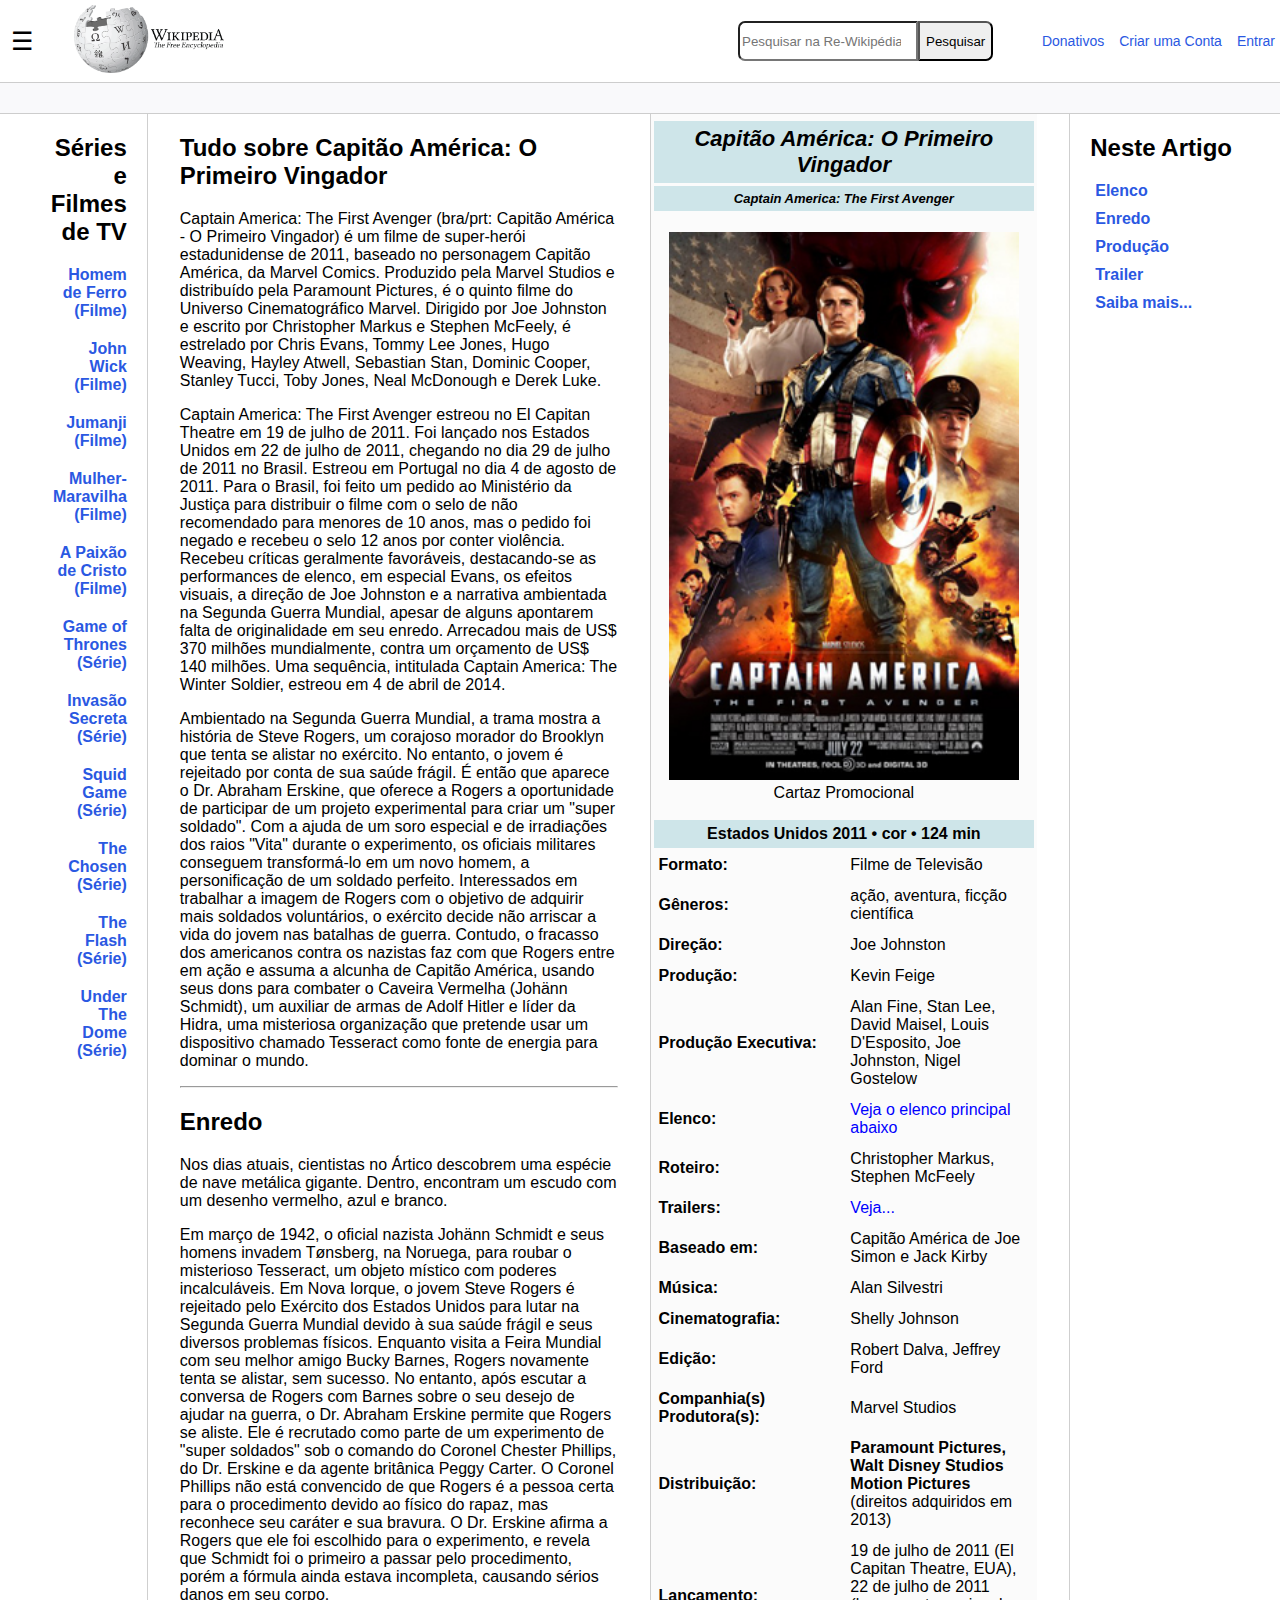
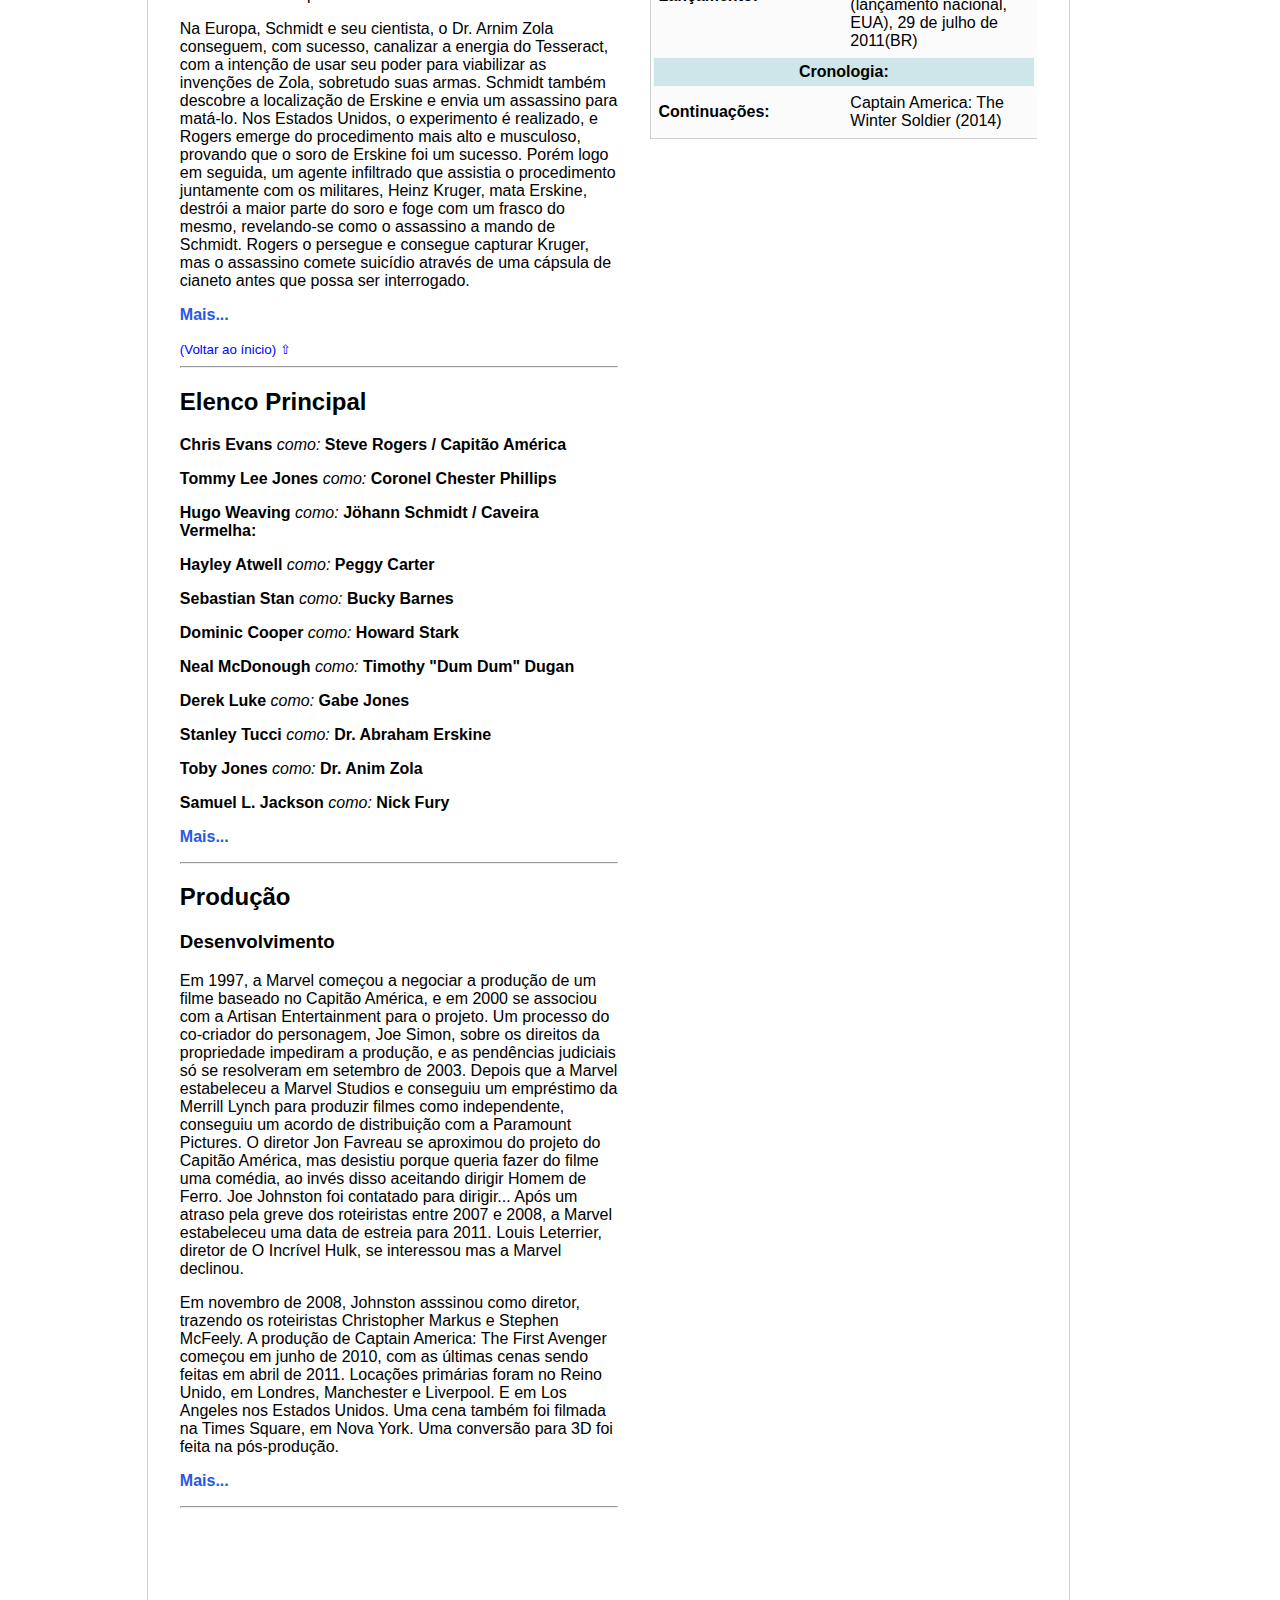
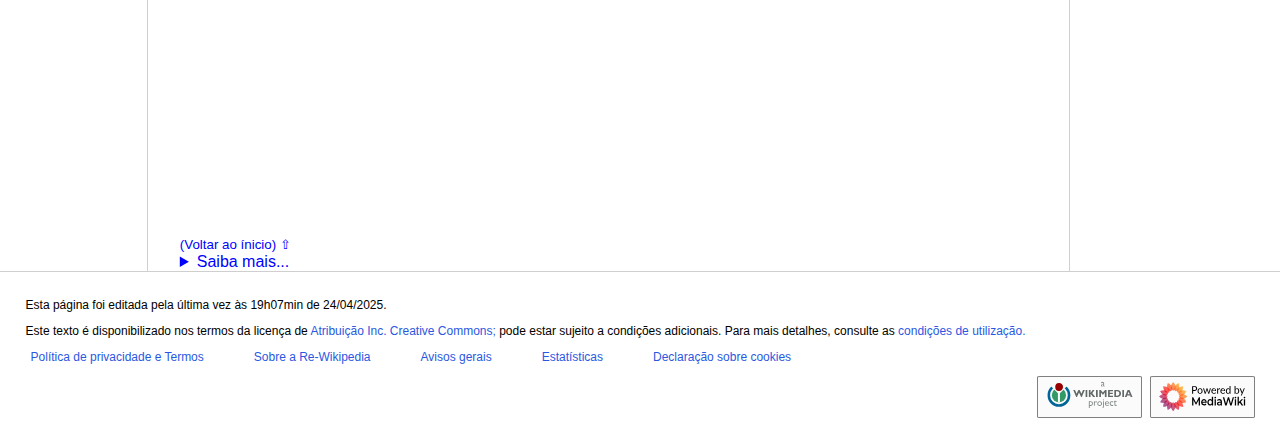
<file: movies/captain_america_the_first_avenger.html>
<!DOCTYPE html>
<html lang="pt-br">
<head>
    <meta charset="UTF-8">
    <meta http-equiv="X-UA-Compatible" content="IE=edge">
    <meta name="viewport" content="width=device-width, initial-scale=1.0">
    <title>Capitão América: O Primeiro Vingador - Re-Wikipédia</title>
    <link rel="stylesheet" href="../assets/css/style.css">

    <style>
		table thead {
			background: rgb(206, 229, 233);
		}
		.info {
			background: rgb(206, 229, 233);
		}
	</style>
</head>
<body>

    <header>
        <button class="menubtt" aria-label="Abrir menu">&#9776;</button>
        <nav class="menu">
            <ul>
                <li><a href="../home-page.html">Ínicio</a></li>
                <li><a href="#sobre">Sobre</a></li>
                <li><a href="#detl">Mais...</a></li>
            </ul>
        </nav>

        <picture id="inicio" class="logotipo">
            <img  src="../assets/images/wikipedia-logo.png" width="150" alt="logotipo da wikipedia"/>
            <h1 class="visually-hidden">Re-Wikipédia a enciclopédia livre</h1>
        </picture>

        <form>
            <div class="search">
                <label for="search" class="visually-hidden">Pesquisar na Re-Wikipédia</label>
                <input class="search-bar" type="search" id="search" placeholder="Pesquisar na Re-Wikipédia" name="search" autocomplete="off">
                <button class="search-btn" type="submit">Pesquisar</button>
            </div>
        </form>

        <nav class="important-links">
            <ul>
                <li><a href="#">Donativos</a></li>
                <li><a href="#">Criar uma Conta</a></li>
                <li><a href="#">Entrar</a></li>
            </ul>
        </nav>
    </header>

    <div class="bar"></div>

    <main class="content">
        <div class="sidebar">
            <h2>Séries e Filmes de TV</h2>
            <ul>
                <li><a href="../movies/iron-man.html">Homem de Ferro (Filme)</a></li>
                <li><a href="../movies/john-wick.html">John Wick (Filme)</a></li>
                <li><a href="../movies/jumanji.html">Jumanji (Filme)</a></li>
                <li><a href="../movies/wonder_woman.html">Mulher-Maravilha (Filme)</a></li>
                <li><a href="../movies/the_passion_of_the_christ.html">A Paixão de Cristo (Filme)</a></li>
                <li><a href="../series/game-of-thrones.html">Game of Thrones (Série)</a></li>
                <li><a href="../series/secret-invasion.html">Invasão Secreta (Série)</a></li>
                <li><a href="../series/squid-game.html">Squid Game (Série)</a></li>
                <li><a href="../series/the-chosen.html">The Chosen (Série)</a></li>
                <li><a href="../series/the-flash.html">The Flash (Série)</a></li>
                <li><a href="../series/under-the-dome.html">Under The Dome (Série)</a></li>
            </ul>
        </div>


        <div id="sobre" class="main">
            <h2>Tudo sobre Capitão América: O Primeiro Vingador</h2>
            <p>Captain America: The First Avenger (bra/prt: Capitão América - O Primeiro Vingador) é um filme de super-herói estadunidense de 2011, baseado no personagem Capitão América, da Marvel Comics. Produzido pela Marvel Studios e distribuído pela Paramount Pictures, é o quinto filme do Universo Cinematográfico Marvel. Dirigido por Joe Johnston e escrito por Christopher Markus e Stephen McFeely, é estrelado por Chris Evans, Tommy Lee Jones, Hugo Weaving, Hayley Atwell, Sebastian Stan, Dominic Cooper, Stanley Tucci, Toby Jones, Neal McDonough e Derek Luke.</p>
            <p>Captain America: The First Avenger estreou no El Capitan Theatre em 19 de julho de 2011. Foi lançado nos Estados Unidos em 22 de julho de 2011, chegando no dia 29 de julho de 2011 no Brasil. Estreou em Portugal no dia 4 de agosto de 2011. Para o Brasil, foi feito um pedido ao Ministério da Justiça para distribuir o filme com o selo de não recomendado para menores de 10 anos, mas o pedido foi negado e recebeu o selo 12 anos por conter violência. Recebeu críticas geralmente favoráveis, destacando-se as performances de elenco, em especial Evans, os efeitos visuais, a direção de Joe Johnston e a narrativa ambientada na Segunda Guerra Mundial, apesar de alguns apontarem falta de originalidade em seu enredo. Arrecadou mais de US$ 370 milhões mundialmente, contra um orçamento de US$ 140 milhões. Uma sequência, intitulada Captain America: The Winter Soldier, estreou em 4 de abril de 2014.</p>
            <p>Ambientado na Segunda Guerra Mundial, a trama mostra a história de Steve Rogers, um corajoso morador do Brooklyn que tenta se alistar no exército. No entanto, o jovem é rejeitado por conta de sua saúde frágil. É então que aparece o Dr. Abraham Erskine, que oferece a Rogers a oportunidade de participar de um projeto experimental para criar um "super soldado". Com a ajuda de um soro especial e de irradiações dos raios "Vita" durante o experimento, os oficiais militares conseguem transformá-lo em um novo homem, a personificação de um soldado perfeito. Interessados em trabalhar a imagem de Rogers com o objetivo de adquirir mais soldados voluntários, o exército decide não arriscar a vida do jovem nas batalhas de guerra. Contudo, o fracasso dos americanos contra os nazistas faz com que Rogers entre em ação e assuma a alcunha de Capitão América, usando seus dons para combater o Caveira Vermelha (Johänn Schmidt), um auxiliar de armas de Adolf Hitler e líder da Hidra, uma misteriosa organização que pretende usar um dispositivo chamado Tesseract como fonte de energia para dominar o mundo.</p>
            
            <hr>

            <h2 id="enredo">Enredo</h2>
            <p>Nos dias atuais, cientistas no Ártico descobrem uma espécie de nave metálica gigante. Dentro, encontram um escudo com um desenho vermelho, azul e branco.</p>
            <p>Em março de 1942, o oficial nazista Johänn Schmidt e seus homens invadem Tønsberg, na Noruega, para roubar o misterioso Tesseract, um objeto místico com poderes incalculáveis. Em Nova Iorque, o jovem Steve Rogers é rejeitado pelo Exército dos Estados Unidos para lutar na Segunda Guerra Mundial devido à sua saúde frágil e seus diversos problemas físicos. Enquanto visita a Feira Mundial com seu melhor amigo Bucky Barnes, Rogers novamente tenta se alistar, sem sucesso. No entanto, após escutar a conversa de Rogers com Barnes sobre o seu desejo de ajudar na guerra, o Dr. Abraham Erskine permite que Rogers se aliste. Ele é recrutado como parte de um experimento de "super soldados" sob o comando do Coronel Chester Phillips, do Dr. Erskine e da agente britânica Peggy Carter. O Coronel Phillips não está convencido de que Rogers é a pessoa certa para o procedimento devido ao físico do rapaz, mas reconhece seu caráter e sua bravura. O Dr. Erskine afirma a Rogers que ele foi escolhido para o experimento, e revela que Schmidt foi o primeiro a passar pelo procedimento, porém a fórmula ainda estava incompleta, causando sérios danos em seu corpo.</p>
            <p>Na Europa, Schmidt e seu cientista, o Dr. Arnim Zola conseguem, com sucesso, canalizar a energia do Tesseract, com a intenção de usar seu poder para viabilizar as invenções de Zola, sobretudo suas armas. Schmidt também descobre a localização de Erskine e envia um assassino para matá-lo. Nos Estados Unidos, o experimento é realizado, e Rogers emerge do procedimento mais alto e musculoso, provando que o soro de Erskine foi um sucesso. Porém logo em seguida, um agente infiltrado que assistia o procedimento juntamente com os militares, Heinz Kruger, mata Erskine, destrói a maior parte do soro e foge com um frasco do mesmo, revelando-se como o assassino a mando de Schmidt. Rogers o persegue e consegue capturar Kruger, mas o assassino comete suicídio através de uma cápsula de cianeto antes que possa ser interrogado.</p>
            <p class="more">Mais...</p>
            <small class="b-inicio"><a href="#inicio">(Voltar ao ínicio) ⇧</a></small>

            <hr>

            <h2 id="elenco">Elenco Principal</h2>
            <p><strong>Chris Evans</strong> <em>como:</em> <strong>Steve Rogers / Capitão América</strong></p>
            <p><strong>Tommy Lee Jones</strong> <em>como:</em> <strong>Coronel Chester Phillips</strong></p>
            <p><strong>Hugo Weaving</strong> <em>como:</em> <strong>Jöhann Schmidt / Caveira Vermelha:</strong></p>
            <p><strong>Hayley Atwell</strong> <em>como:</em> <strong>Peggy Carter</strong></p>
            <p><strong>Sebastian Stan</strong> <em>como:</em> <strong>Bucky Barnes</strong></p>
            <p><strong>Dominic Cooper</strong> <em>como:</em> <strong>Howard Stark</strong></p>
            <p><strong>Neal McDonough</strong> <em>como:</em> <strong>Timothy "Dum Dum" Dugan</strong></p>
            <p><strong>Derek Luke</strong> <em>como:</em> <strong>Gabe Jones</strong></p>
            <p><strong>Stanley Tucci</strong> <em>como:</em> <strong>Dr. Abraham Erskine</strong></p>
            <p><strong>Toby Jones</strong> <em>como:</em> <strong>Dr. Anim Zola</strong></p>
            <p><strong>Samuel L. Jackson</strong> <em>como:</em> <strong>Nick Fury</strong></p>
            <p class="more">Mais...</p>

            <hr>

            <h2 id="producao">Produção</h2>
            <h3>Desenvolvimento</h3>
            <p>Em 1997, a Marvel começou a negociar a produção de um filme baseado no Capitão América, e em 2000 se associou com a Artisan Entertainment para o projeto. Um processo do co-criador do personagem, Joe Simon, sobre os direitos da propriedade impediram a produção, e as pendências judiciais só se resolveram em setembro de 2003. Depois que a Marvel estabeleceu a Marvel Studios e conseguiu um empréstimo da Merrill Lynch para produzir filmes como independente, conseguiu um acordo de distribuição com a Paramount Pictures. O diretor Jon Favreau se aproximou do projeto do Capitão América, mas desistiu porque queria fazer do filme uma comédia, ao invés disso aceitando dirigir Homem de Ferro. Joe Johnston foi contatado para dirigir... Após um atraso pela greve dos roteiristas entre 2007 e 2008, a Marvel estabeleceu uma data de estreia para 2011. Louis Leterrier, diretor de O Incrível Hulk, se interessou mas a Marvel declinou.</p>
            <p>Em novembro de 2008, Johnston asssinou como diretor, trazendo os roteiristas Christopher Markus e Stephen McFeely. 
                A produção de Captain America: The First Avenger começou em junho de 2010, com as últimas cenas sendo feitas em abril de 2011. Locações primárias foram no Reino Unido, em Londres, Manchester e Liverpool. E em Los Angeles nos Estados Unidos. Uma cena também foi filmada na Times Square, em Nova York. Uma conversão para 3D foi feita na pós-produção.</p>
            <p class="more">Mais...</p>

            <hr>
            
            <iframe id="trailer" class="iframe" width="560" height="315" src="https://www.youtube.com/embed/JerVrbLldXw?si=6eQam90lBDYVWZab" title="Captain America: The First Avenger - Trailer" frameborder="0" allow="accelerometer; autoplay; clipboard-write; encrypted-media; gyroscope; picture-in-picture; web-share" referrerpolicy="strict-origin-when-cross-origin" allowfullscreen></iframe>

            <small class="b-inicio"><a href="#inicio">(Voltar ao ínicio) ⇧</a></small>
            <details id="detl" class="details">
                <summary>Saiba mais...</summary>
                <p class="exdetails">Ainda estamos em construção, volte novamente em outro momento, agradecemos a compreensão..... ;D</p>
            </details>
        
        </div>

        <div class="table">
            <table cellspacing="3" cellpadding="5">
                <caption class="visually-hidden">Tabela contendo informações sobre o assunto</caption>
                <thead>
                    <tr>
                        <th colspan="2">Capitão América: O Primeiro Vingador</th>
                    </tr>

                    <tr>
                        <th colspan="2" class="subname">Captain America: The First Avenger</th>
                    </tr>
                </thead>
            
                <tbody>
                    <tr>
                        <td colspan="2">
                            <figure style="margin: 10px;">
                                <img src="../assets/images/movies-captain_america_the_first_avenger_-_Poster.jpg" alt="Imagem do filme que aparece na TV" width="100%">
                                <figcaption>Cartaz Promocional</figcaption>
                            </figure>
                        </td>
                    </tr>

                    <tr class="info">
                        <td colspan="2">Estados Unidos
                            2011 •  cor •  124 min </td>
                    </tr>
                    
                    <tr>
                    	<th>Formato:</th>
                        <td>Filme de Televisão</td>
                    </tr>
            
                    <tr>
                        <th>Gêneros:</th>
                        <td>ação, aventura, ficção científica</td>
                    </tr>

                    <tr>
                        <th>Direção:</th>
                        <td>Joe Johnston</td>
                    </tr>

                    <tr>
                        <th>Produção:</th>
                        <td>Kevin Feige</td>
                    </tr>

                    <tr>
                        <th>Produção Executiva:</th>
                        <td>Alan Fine, Stan Lee, David Maisel, Louis D'Esposito, Joe Johnston, Nigel Gostelow</td>
                    </tr>

                    <tr>
                        <th>Elenco:</th>
                        <td><a href="#elenco">Veja o elenco principal abaixo</a></td>
                    </tr>

                    <tr>
                        <th>Roteiro:</th>
                        <td>Christopher Markus, Stephen McFeely</td>
                    </tr>

                    <tr>
                        <th>Trailers:</th>
                        <td><a href="#trailer">Veja...</a></td>
                    </tr>

                    <tr>
                        <th>Baseado em:</th>
                        <td>Capitão América de Joe Simon e Jack Kirby</td>
                    </tr>

                    <tr>
                        <th>Música:</th>
                        <td>Alan Silvestri</td>
                    </tr>

                    <tr>
                        <th>Cinematografia:</th>
                        <td>Shelly Johnson</td>
                    </tr>

                    <tr>
                        <th>Edição:</th>
                        <td>Robert Dalva, Jeffrey Ford</td>
                    </tr>

                    <tr>
                        <th>Companhia(s) Produtora(s):</th>
                        <td>Marvel Studios</td>
                    </tr>

                    <tr>
                        <th>Distribuição:</th>
                        <td><strong>Paramount Pictures,</strong>
                            <strong>Walt Disney Studios Motion Pictures</strong>
                            (direitos adquiridos em 2013)</td>
                    </tr>

					<tr>
                        <th>Lançamento:</th>
                        <td>19 de julho de 2011 (El Capitan Theatre, EUA),
                            22 de julho de 2011 (lançamento nacional, EUA),
                            29 de julho de 2011(BR)</td>
                    </tr>

                    <tr class="info">
                        <td colspan="2">Cronologia:</td>
                    </tr>

                    <tr>
                        <th id="infoemi">Continuações:</th>
                        <td>Captain America: The Winter Soldier (2014)</td>
						
                    </tr>
                </tbody>
            </table>
        </div>

        <div class="anchors">
            <h2>Neste Artigo</h2>
            <ul>
                <li><a href="#elenco"><strong>Elenco</strong></a></li>
                <li><a href="#enredo"><strong>Enredo</strong></a></li>
                <li><a href="#producao"><strong>Produção</strong></a></li>
                <li><a href="#trailer"><strong>Trailer</strong></a></li>
                <li><a href="#detl"><strong>Saiba mais...</strong></a></li>
            
            </ul>
        </div>
    </main>

    <footer>
        <div class="rodape">
            <p>Esta página foi editada pela última vez às 19h07min de 24/04/2025.</p>
            <p>Este texto é disponibilizado nos termos da licença de <span class="destaque">Atribuição Inc. Creative Commons;</span> pode estar sujeito a condições adicionais. Para mais detalhes, consulte as <span class="destaque">condições de utilização.</span></p>
            <ul>
                <li><a href="#">Política de privacidade e Termos</a></li>
                <li><a href="#">Sobre a Re-Wikipedia</a></li>
                <li><a href="#">Avisos gerais</a></li>
                <li><a href="#">Estatísticas</a></li>
                <li><a href="#">Declaração sobre cookies</a></li>
            </ul>
        </div>
        <div class="img-rodape">
            <figure class="rfigure">
                <img src="../assets/images/footer-wikimedia-button.svg" alt="imagem sobre a wikimedia no rodapé">
            </figure>
            <figure class="rfigure">
                <img src="../assets/images/footer-poweredby_mediawiki.svg" alt="imagem sobre a poweredby_mediawiki no rodapé">
            </figure>
        </div>
    </footer>

    <script src="../assets/js/script.js" defer></script>
</body>
</html>
</file>
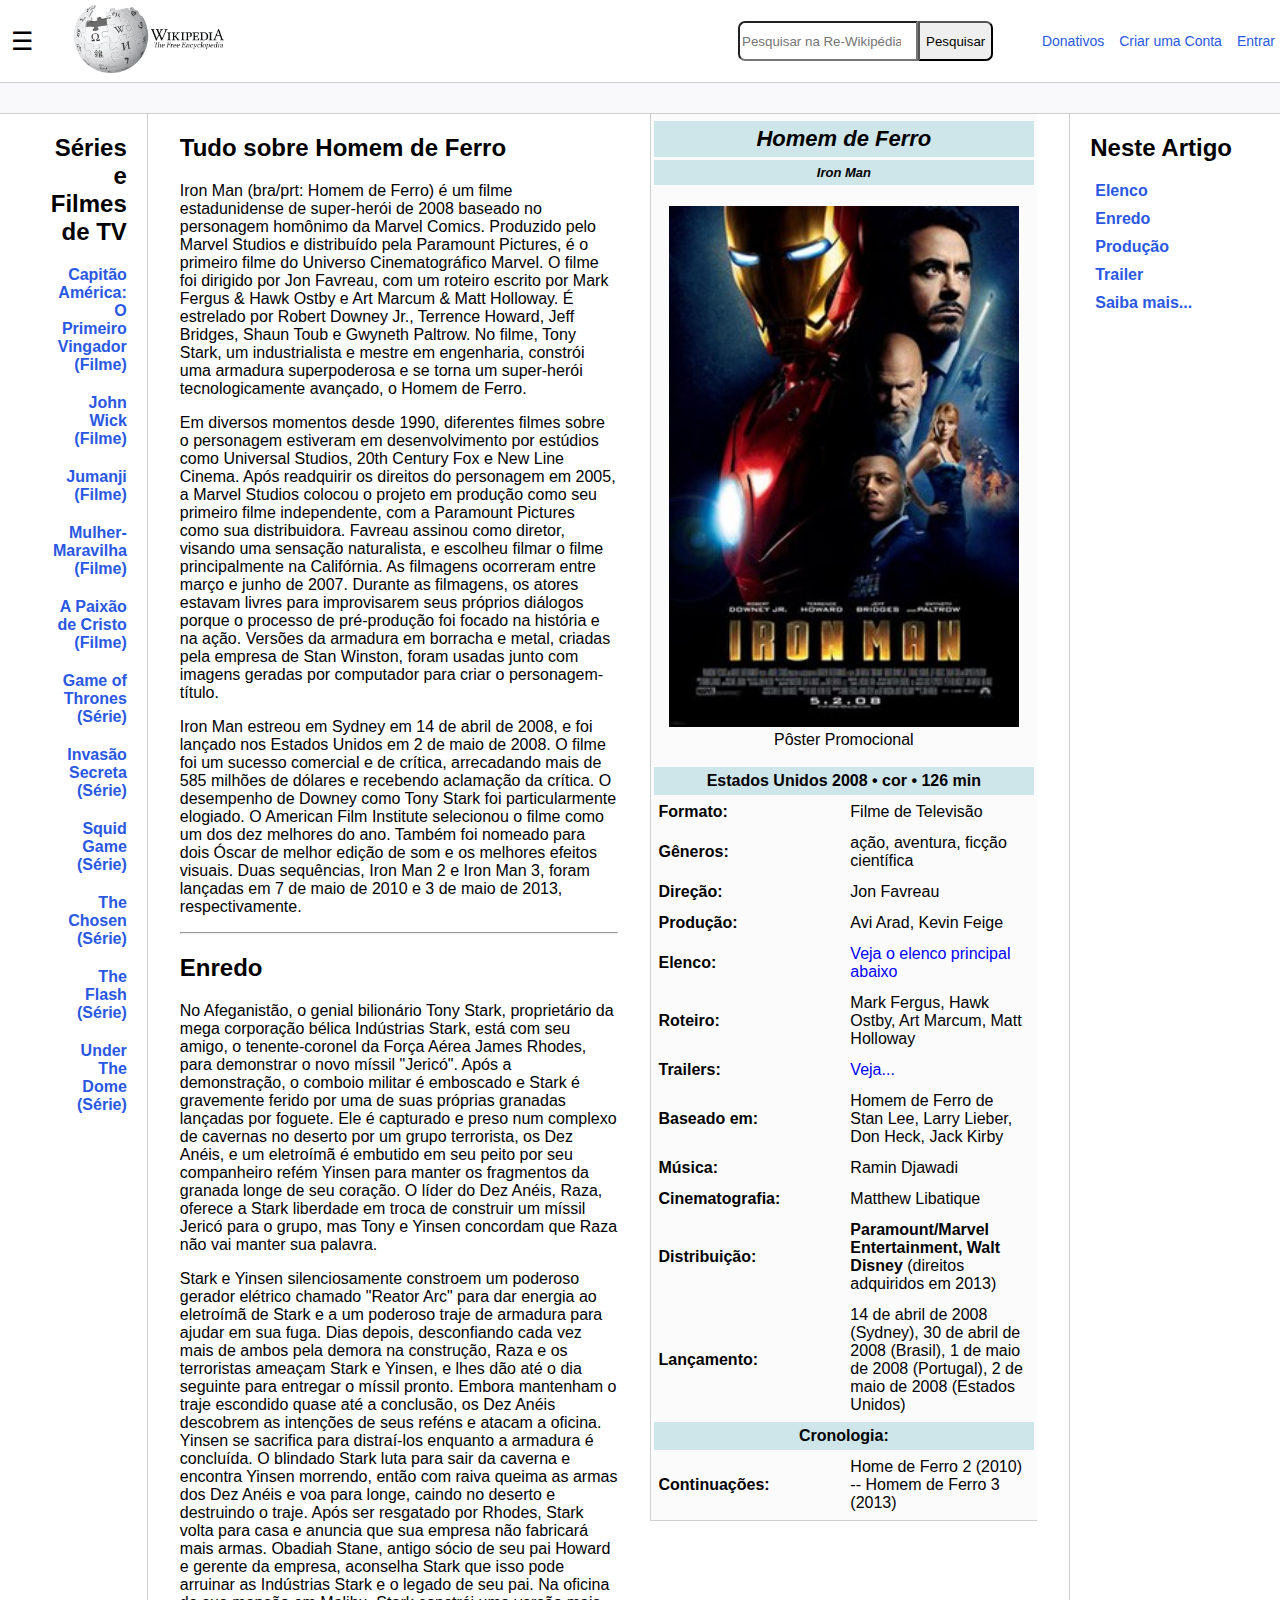
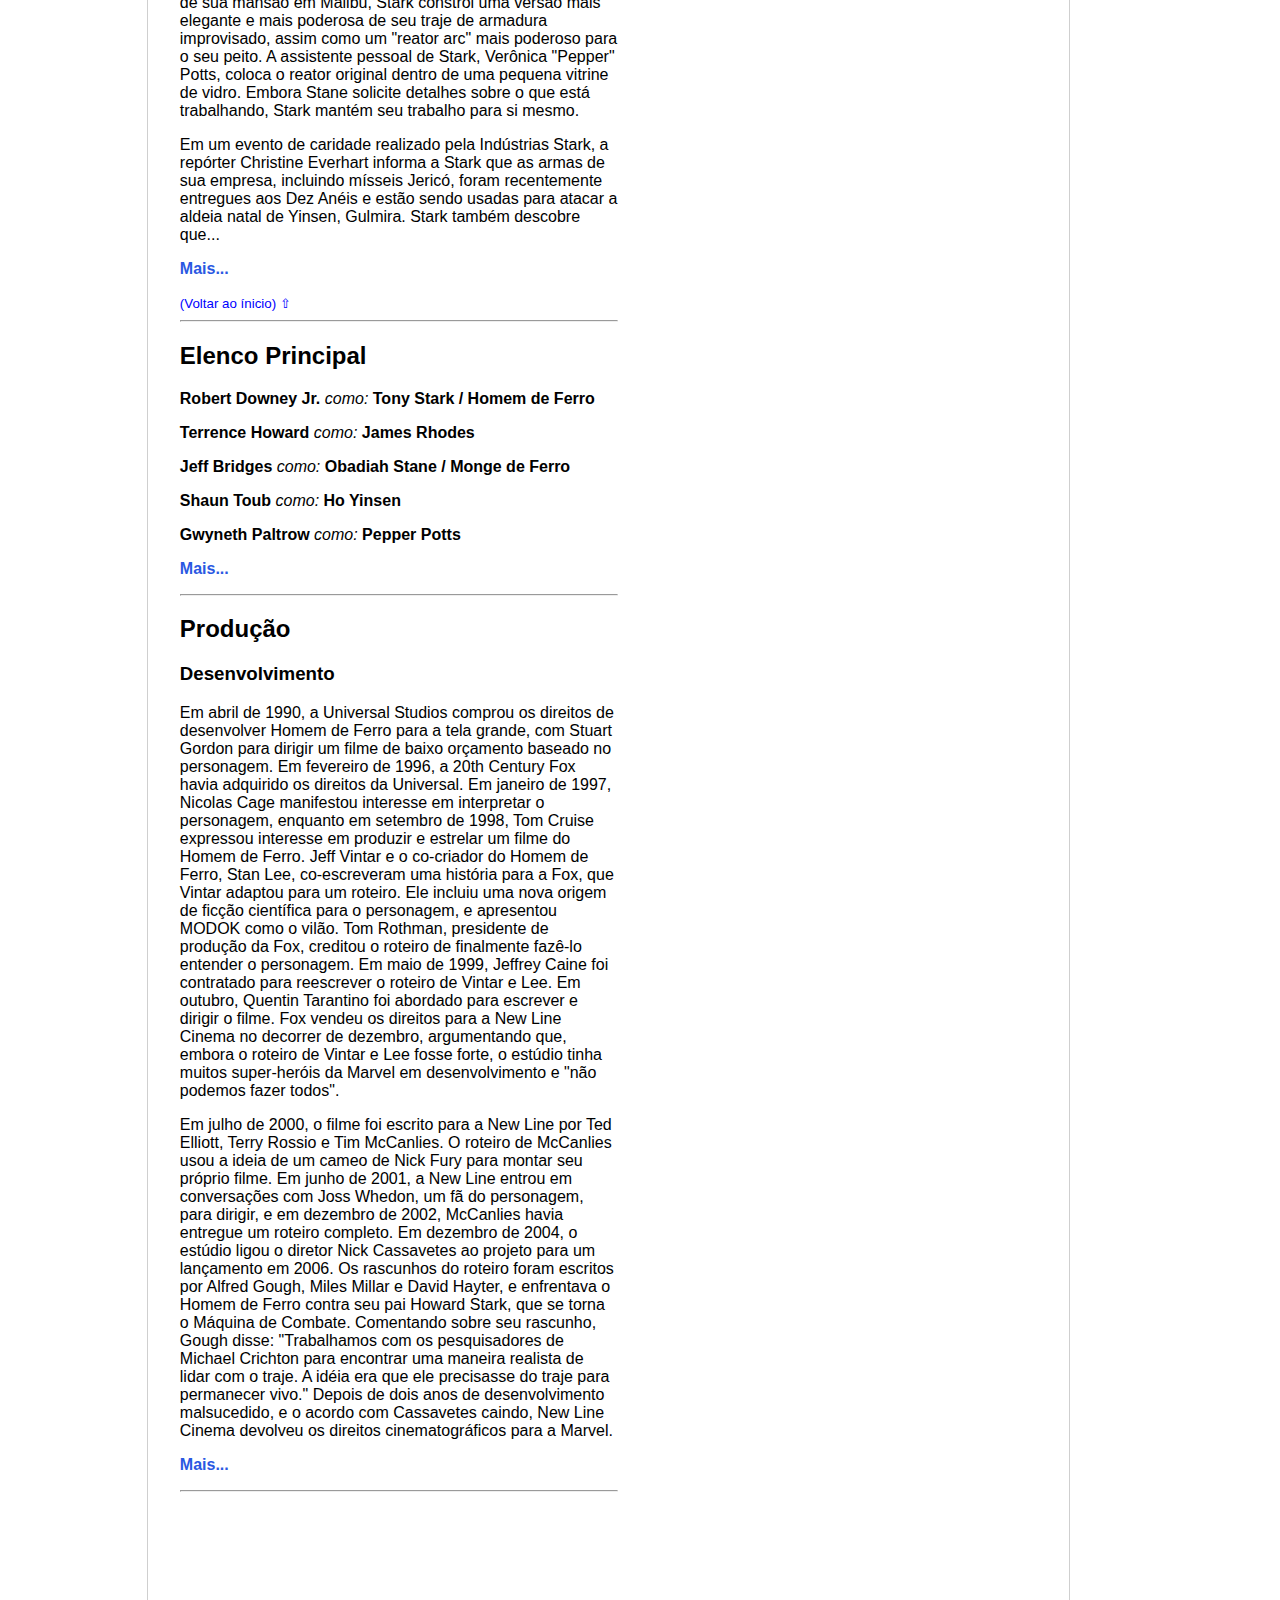
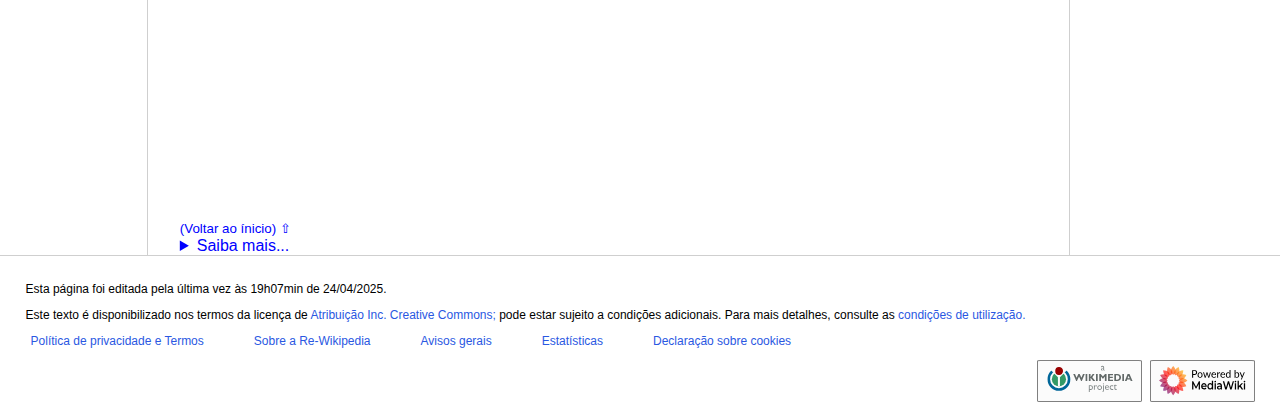
<file: movies/iron-man.html>
<!DOCTYPE html>
<html lang="pt-br">
<head>
    <meta charset="UTF-8">
    <meta http-equiv="X-UA-Compatible" content="IE=edge">
    <meta name="viewport" content="width=device-width, initial-scale=1.0">
    <title>Homem de Ferro - Re-Wikipedia</title>
    <link rel="stylesheet" href="../assets/css/style.css">

    <style>
		table thead {
			background: rgb(206, 229, 233);
		}
		.info {
			background: rgb(206, 229, 233);
		}
	</style>
</head>
<body>

    <header>
        <button class="menubtt" aria-label="Abrir menu">&#9776;</button>
        <nav class="menu">
            <ul>
                <li><a href="../home-page.html">Ínicio</a></li>
                <li><a href="#sobre">Sobre</a></li>
                <li><a href="#detl">Mais...</a></li>
            </ul>
        </nav>

        <picture id="inicio" class="logotipo">
            <img  src="../assets/images/wikipedia-logo.png" width="150" alt="logotipo da wikipedia"/>
            <h1 class="visually-hidden">Re-Wikipédia a enciclopédia livre</h1>
        </picture>

        <form>
            <div class="search">
                <label for="search" class="visually-hidden">Pesquisar na Re-Wikipédia</label>
                <input class="search-bar" type="search" id="search" placeholder="Pesquisar na Re-Wikipédia" name="search" autocomplete="off">
                <button class="search-btn" type="submit">Pesquisar</button>
            </div>
        </form>

        <nav class="important-links">
            <ul>
                <li><a href="#">Donativos</a></li>
                <li><a href="#">Criar uma Conta</a></li>
                <li><a href="#">Entrar</a></li>
            </ul>
        </nav>
    </header>

    <div class="bar"></div>

    <main class="content">
        <div class="sidebar">
            <h2>Séries e Filmes de TV</h2>
            <ul>
                <li><a href="../movies/captain_america_the_first_avenger.html">Capitão América: O Primeiro Vingador (Filme)</a></li>
                <li><a href="../movies/john-wick.html">John Wick (Filme)</a></li>
                <li><a href="../movies/jumanji.html">Jumanji (Filme)</a></li>
                <li><a href="../movies/wonder_woman.html">Mulher-Maravilha (Filme)</a></li>
                <li><a href="../movies/the_passion_of_the_christ.html">A Paixão de Cristo (Filme)</a></li>
                <li><a href="../series/game-of-thrones.html">Game of Thrones (Série)</a></li>
                <li><a href="../series/secret-invasion.html">Invasão Secreta (Série)</a></li>
                <li><a href="../series/squid-game.html">Squid Game (Série)</a></li>
                <li><a href="../series/the-chosen.html">The Chosen (Série)</a></li>
                <li><a href="../series/the-flash.html">The Flash (Série)</a></li>
                <li><a href="../series/under-the-dome.html">Under The Dome (Série)</a></li>
            </ul>
        </div>


        <div id="sobre" class="main">
            <h2>Tudo sobre Homem de Ferro</h2>
            <p>Iron Man (bra/prt: Homem de Ferro) é um filme estadunidense de super-herói de 2008 baseado no personagem homônimo da Marvel Comics. Produzido pelo Marvel Studios e distribuído pela Paramount Pictures, é o primeiro filme do Universo Cinematográfico Marvel. O filme foi dirigido por Jon Favreau, com um roteiro escrito por Mark Fergus & Hawk Ostby e Art Marcum & Matt Holloway. É estrelado por Robert Downey Jr., Terrence Howard, Jeff Bridges, Shaun Toub e Gwyneth Paltrow. No filme, Tony Stark, um industrialista e mestre em engenharia, constrói uma armadura superpoderosa e se torna um super-herói tecnologicamente avançado, o Homem de Ferro.</p>
            <p>Em diversos momentos desde 1990, diferentes filmes sobre o personagem estiveram em desenvolvimento por estúdios como Universal Studios, 20th Century Fox e New Line Cinema. Após readquirir os direitos do personagem em 2005, a Marvel Studios colocou o projeto em produção como seu primeiro filme independente, com a Paramount Pictures como sua distribuidora. Favreau assinou como diretor, visando uma sensação naturalista, e escolheu filmar o filme principalmente na Califórnia. As filmagens ocorreram entre março e junho de 2007. Durante as filmagens, os atores estavam livres para improvisarem seus próprios diálogos porque o processo de pré-produção foi focado na história e na ação. Versões da armadura em borracha e metal, criadas pela empresa de Stan Winston, foram usadas junto com imagens geradas por computador para criar o personagem-título.</p>
            <p>Iron Man estreou em Sydney em 14 de abril de 2008, e foi lançado nos Estados Unidos em 2 de maio de 2008. O filme foi um sucesso comercial e de crítica, arrecadando mais de 585 milhões de dólares e recebendo aclamação da crítica. O desempenho de Downey como Tony Stark foi particularmente elogiado. O American Film Institute selecionou o filme como um dos dez melhores do ano. Também foi nomeado para dois Óscar de melhor edição de som e os melhores efeitos visuais. Duas sequências, Iron Man 2 e Iron Man 3, foram lançadas em 7 de maio de 2010 e 3 de maio de 2013, respectivamente.</p>
            
            <hr>

            <h2 id="enredo">Enredo</h2>
            <p>No Afeganistão, o genial bilionário Tony Stark, proprietário da mega corporação bélica Indústrias Stark, está com seu amigo, o tenente-coronel da Força Aérea James Rhodes, para demonstrar o novo míssil "Jericó". Após a demonstração, o comboio militar é emboscado e Stark é gravemente ferido por uma de suas próprias granadas lançadas por foguete. Ele é capturado e preso num complexo de cavernas no deserto por um grupo terrorista, os Dez Anéis, e um eletroímã é embutido em seu peito por seu companheiro refém Yinsen para manter os fragmentos da granada longe de seu coração. O líder do Dez Anéis, Raza, oferece a Stark liberdade em troca de construir um míssil Jericó para o grupo, mas Tony e Yinsen concordam que Raza não vai manter sua palavra.</p>
            <p>Stark e Yinsen silenciosamente constroem um poderoso gerador elétrico chamado "Reator Arc" para dar energia ao eletroímã de Stark e a um poderoso traje de armadura para ajudar em sua fuga. Dias depois, desconfiando cada vez mais de ambos pela demora na construção, Raza e os terroristas ameaçam Stark e Yinsen, e lhes dão até o dia seguinte para entregar o míssil pronto. Embora mantenham o traje escondido quase até a conclusão, os Dez Anéis descobrem as intenções de seus reféns e atacam a oficina. Yinsen se sacrifica para distraí-los enquanto a armadura é concluída. O blindado Stark luta para sair da caverna e encontra Yinsen morrendo, então com raiva queima as armas dos Dez Anéis e voa para longe, caindo no deserto e destruindo o traje. Após ser resgatado por Rhodes, Stark volta para casa e anuncia que sua empresa não fabricará mais armas. Obadiah Stane, antigo sócio de seu pai Howard e gerente da empresa, aconselha Stark que isso pode arruinar as Indústrias Stark e o legado de seu pai. Na oficina de sua mansão em Malibu, Stark constrói uma versão mais elegante e mais poderosa de seu traje de armadura improvisado, assim como um "reator arc" mais poderoso para o seu peito. A assistente pessoal de Stark, Verônica "Pepper" Potts, coloca o reator original dentro de uma pequena vitrine de vidro. Embora Stane solicite detalhes sobre o que está trabalhando, Stark mantém seu trabalho para si mesmo.</p>
            <p>Em um evento de caridade realizado pela Indústrias Stark, a repórter Christine Everhart informa a Stark que as armas de sua empresa, incluindo mísseis Jericó, foram recentemente entregues aos Dez Anéis e estão sendo usadas para atacar a aldeia natal de Yinsen, Gulmira. Stark também descobre que...</p>
            <p class="more">Mais...</p>
            <small class="b-inicio"><a href="#inicio">(Voltar ao ínicio) ⇧</a></small>

            <hr>

            <h2 id="elenco">Elenco Principal</h2>
            <p><strong>Robert Downey Jr.</strong> <em>como:</em> <strong>Tony Stark / Homem de Ferro</strong></p>
            <p><strong>Terrence Howard</strong> <em>como:</em> <strong>James Rhodes</strong></p>
            <p><strong>Jeff Bridges</strong> <em>como:</em> <strong>Obadiah Stane / Monge de Ferro</strong></p>
            <p><strong>Shaun Toub</strong> <em>como:</em> <strong>Ho Yinsen</strong></p>
            <p><strong>Gwyneth Paltrow</strong> <em>como:</em> <strong>Pepper Potts</strong></p>
            <p class="more">Mais...</p>

            <hr>

            <h2 id="producao">Produção</h2>
            <h3>Desenvolvimento</h3>
            <p>Em abril de 1990, a Universal Studios comprou os direitos de desenvolver Homem de Ferro para a tela grande, com Stuart Gordon para dirigir um filme de baixo orçamento baseado no personagem. Em fevereiro de 1996, a 20th Century Fox havia adquirido os direitos da Universal. Em janeiro de 1997, Nicolas Cage manifestou interesse em interpretar o personagem, enquanto em setembro de 1998, Tom Cruise expressou interesse em produzir e estrelar um filme do Homem de Ferro. Jeff Vintar e o co-criador do Homem de Ferro, Stan Lee, co-escreveram uma história para a Fox, que Vintar adaptou para um roteiro. Ele incluiu uma nova origem de ficção científica para o personagem, e apresentou MODOK como o vilão. Tom Rothman, presidente de produção da Fox, creditou o roteiro de finalmente fazê-lo entender o personagem. Em maio de 1999, Jeffrey Caine foi contratado para reescrever o roteiro de Vintar e Lee. Em outubro, Quentin Tarantino foi abordado para escrever e dirigir o filme. Fox vendeu os direitos para a New Line Cinema no decorrer de dezembro, argumentando que, embora o roteiro de Vintar e Lee fosse forte, o estúdio tinha muitos super-heróis da Marvel em desenvolvimento e "não podemos fazer todos".</p>
            <p>Em julho de 2000, o filme foi escrito para a New Line por Ted Elliott, Terry Rossio e Tim McCanlies. O roteiro de McCanlies usou a ideia de um cameo de Nick Fury para montar seu próprio filme. Em junho de 2001, a New Line entrou em conversações com Joss Whedon, um fã do personagem, para dirigir, e em dezembro de 2002, McCanlies havia entregue um roteiro completo. Em dezembro de 2004, o estúdio ligou o diretor Nick Cassavetes ao projeto para um lançamento em 2006. Os rascunhos do roteiro foram escritos por Alfred Gough, Miles Millar e David Hayter, e enfrentava o Homem de Ferro contra seu pai Howard Stark, que se torna o Máquina de Combate. Comentando sobre seu rascunho, Gough disse: "Trabalhamos com os pesquisadores de Michael Crichton para encontrar uma maneira realista de lidar com o traje. A idéia era que ele precisasse do traje para permanecer vivo." Depois de dois anos de desenvolvimento malsucedido, e o acordo com Cassavetes caindo, New Line Cinema devolveu os direitos cinematográficos para a Marvel.</p>
            <p class="more">Mais...</p>

            <hr>
            
            <iframe id="trailer" class="iframe" width="560" height="315" src="https://www.youtube.com/embed/aKkud2sqd1o?si=21LnVVLlbdBKXgXx" title="Homem de Fero - Trailer" frameborder="0" allow="accelerometer; autoplay; clipboard-write; encrypted-media; gyroscope; picture-in-picture; web-share" referrerpolicy="strict-origin-when-cross-origin" allowfullscreen></iframe>

            <small class="b-inicio"><a href="#inicio">(Voltar ao ínicio) ⇧</a></small>
            <details id="detl" class="details">
                <summary>Saiba mais...</summary>
                <p class="exdetails">Ainda estamos em construção, volte novamente em outro momento, agradecemos a compreensão..... ;D</p>
            </details>
        
        </div>

        <div class="table">
            <table cellspacing="3" cellpadding="5">
                <caption class="visually-hidden">Tabela contendo informações sobre o assunto</caption>
                <thead>
                    <tr>
                        <th colspan="2">Homem de Ferro</th>
                    </tr>

                    <tr>
                        <th colspan="2" class="subname">Iron Man</th>
                    </tr>
                </thead>
            
                <tbody>
                    <tr>
                        <td colspan="2">
                            <figure style="margin: 10px;">
                                <img src="../assets/images/movies-iron_Man_poster.jpg" alt="Imagem do filme que aparece na TV" width="100%">
                                <figcaption>Pôster Promocional</figcaption>
                            </figure>
                        </td>
                    </tr>

                    <tr class="info">
                        <td colspan="2">Estados Unidos
                            2008 •  cor •  126 min </td>
                    </tr>
                    
                    <tr>
                    	<th>Formato:</th>
                        <td>Filme de Televisão</td>
                    </tr>
            
                    <tr>
                        <th>Gêneros:</th>
                        <td>ação, aventura, ficção científica</td>
                    </tr>

                    <tr>
                        <th>Direção:</th>
                        <td>Jon Favreau</td>
                    </tr>

                    <tr>
                        <th>Produção:</th>
                        <td>Avi Arad,
                            Kevin Feige</td>
                    </tr>

                    <tr>
                        <th>Elenco:</th>
                        <td><a href="#elenco">Veja o elenco principal abaixo</a></td>
                    </tr>

                    <tr>
                        <th>Roteiro:</th>
                        <td>Mark Fergus,
                            Hawk Ostby,
                            Art Marcum,
                            Matt Holloway</td>
                    </tr>

                    <tr>
                        <th>Trailers:</th>
                        <td><a href="#trailer">Veja...</a></td>
                    </tr>

                    <tr>
                        <th>Baseado em:</th>
                        <td>Homem de Ferro de
                            Stan Lee,
                            Larry Lieber,
                            Don Heck,
                            Jack Kirby</td>
                    </tr>

                    <tr>
                        <th>Música:</th>
                        <td>Ramin Djawadi</td>
                    </tr>

                    <tr>
                        <th>Cinematografia:</th>
                        <td>Matthew Libatique</td>
                    </tr>

                    <tr>
                        <th>Distribuição:</th>
                        <td><strong>Paramount/Marvel Entertainment,</strong>
                            <strong>Walt Disney</strong>
                            (direitos adquiridos em 2013)</td>
                    </tr>

					<tr>
                        <th>Lançamento:</th>
                        <td>14 de abril de 2008 (Sydney),
                            30 de abril de 2008 (Brasil),
                            1 de maio de 2008 (Portugal),
                            2 de maio de 2008 (Estados Unidos)</td>
                    </tr>

                    <tr class="info">
                        <td colspan="2">Cronologia:</td>
                    </tr>

                    <tr>
                        <th id="infoemi">Continuações:</th>
                        <td>Home de Ferro 2 (2010) -- Homem de Ferro 3 (2013)</td>
						
                    </tr>
                </tbody>
            </table>
        </div>

        <div class="anchors">
            <h2>Neste Artigo</h2>
            <ul>
                <li><a href="#elenco"><strong>Elenco</strong></a></li>
                <li><a href="#enredo"><strong>Enredo</strong></a></li>
                <li><a href="#producao"><strong>Produção</strong></a></li>
                <li><a href="#trailer"><strong>Trailer</strong></a></li>
                <li><a href="#detl"><strong>Saiba mais...</strong></a></li>
            
            </ul>
        </div>
    </main>

    <footer>
        <div class="rodape">
            <p>Esta página foi editada pela última vez às 19h07min de 24/04/2025.</p>
            <p>Este texto é disponibilizado nos termos da licença de <span class="destaque">Atribuição Inc. Creative Commons;</span> pode estar sujeito a condições adicionais. Para mais detalhes, consulte as <span class="destaque">condições de utilização.</span></p>
            <ul>
                <li><a href="#">Política de privacidade e Termos</a></li>
                <li><a href="#">Sobre a Re-Wikipedia</a></li>
                <li><a href="#">Avisos gerais</a></li>
                <li><a href="#">Estatísticas</a></li>
                <li><a href="#">Declaração sobre cookies</a></li>
            </ul>
        </div>
        <div class="img-rodape">
            <figure class="rfigure">
                <img src="../assets/images/footer-wikimedia-button.svg" alt="imagem sobre a wikimedia no rodapé">
            </figure>
            <figure class="rfigure">
                <img src="../assets/images/footer-poweredby_mediawiki.svg" alt="imagem sobre a poweredby_mediawiki no rodapé">
            </figure>
        </div>
    </footer>

    <script src="../assets/js/script.js" defer></script>
</body>
</html>
</file>
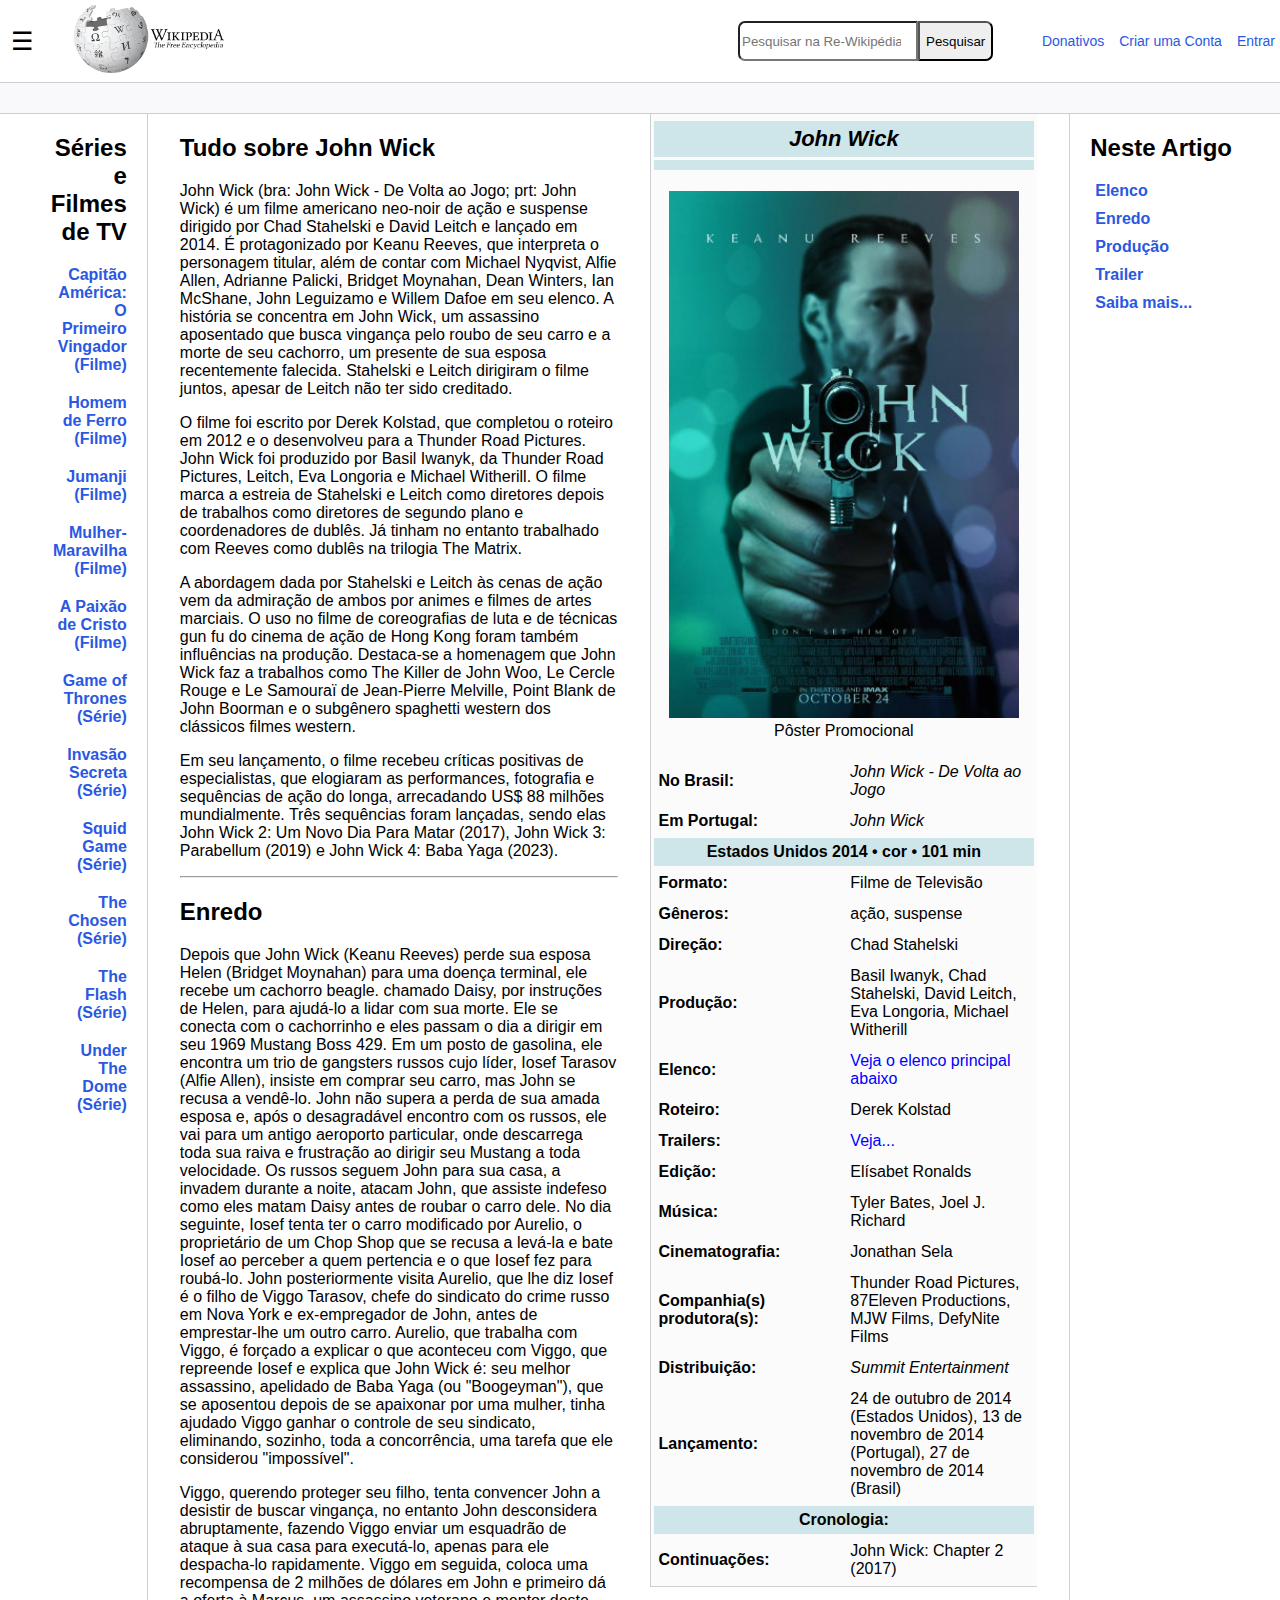
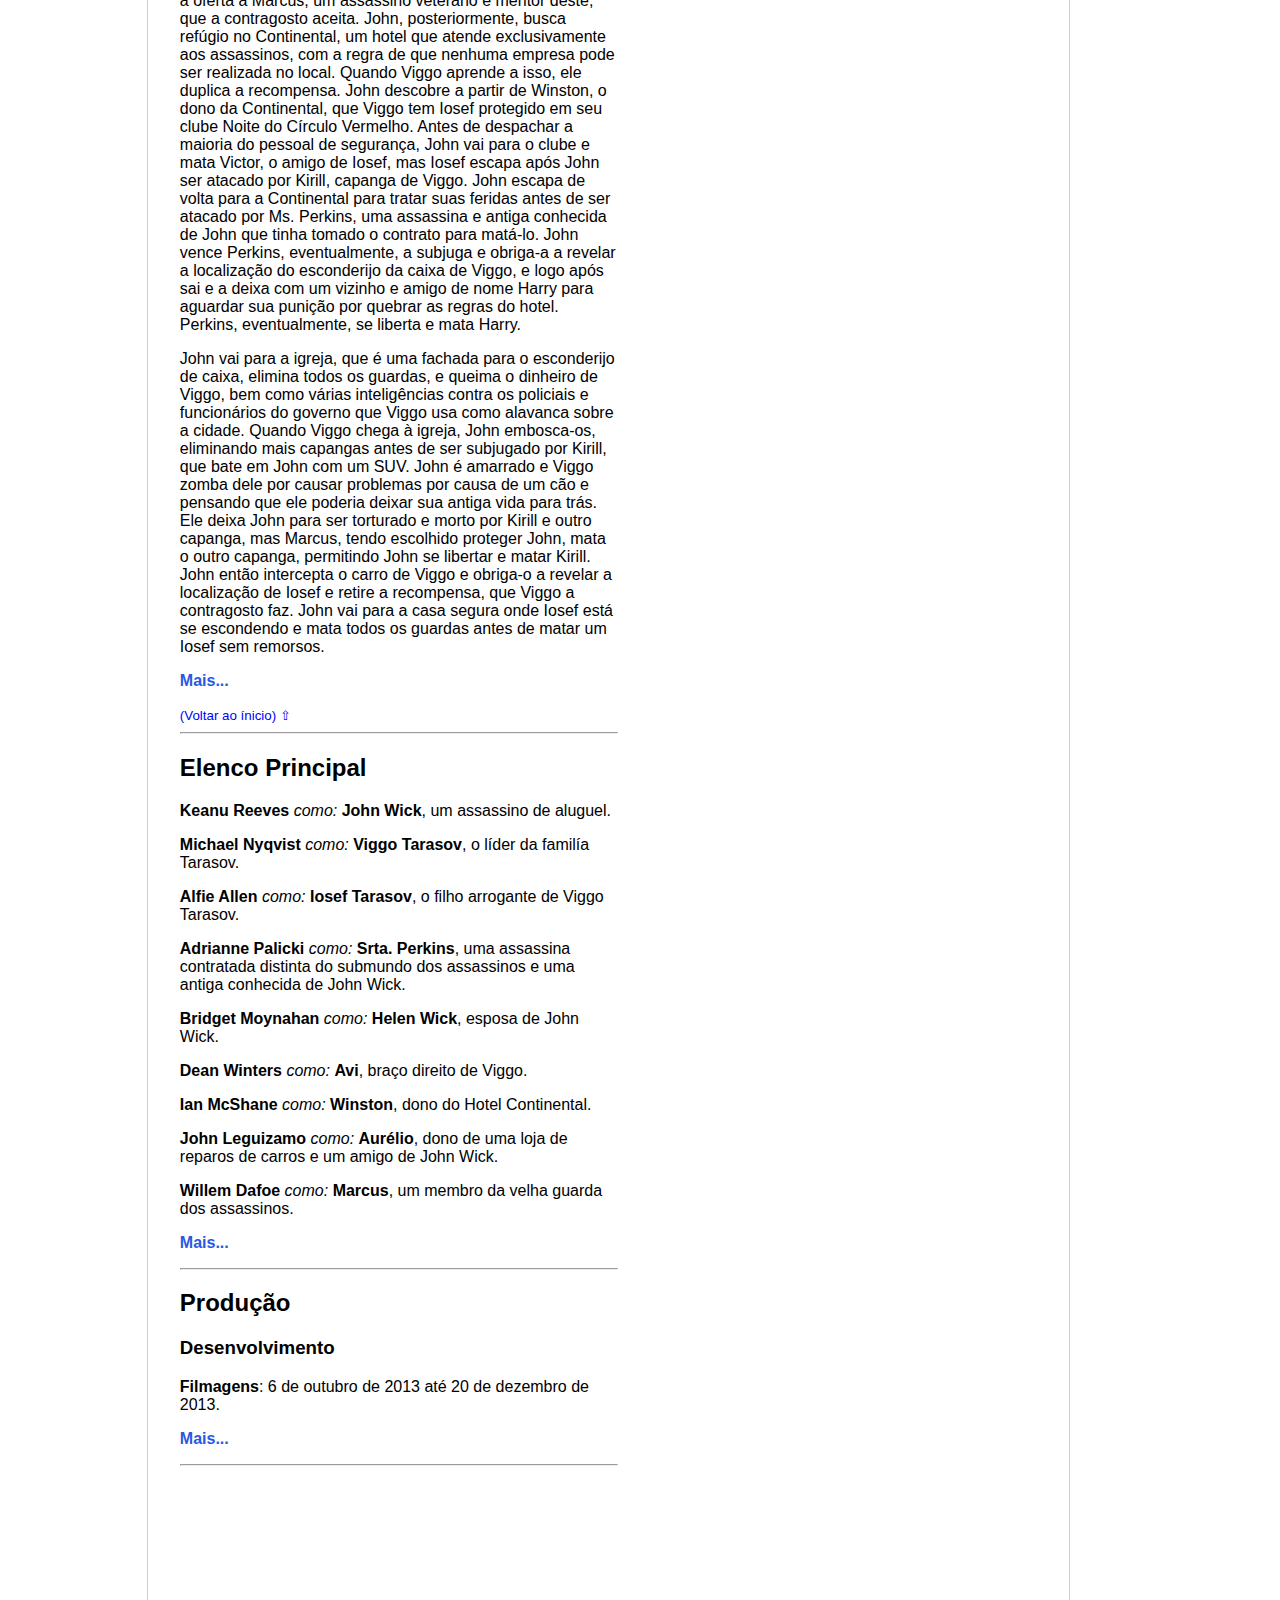
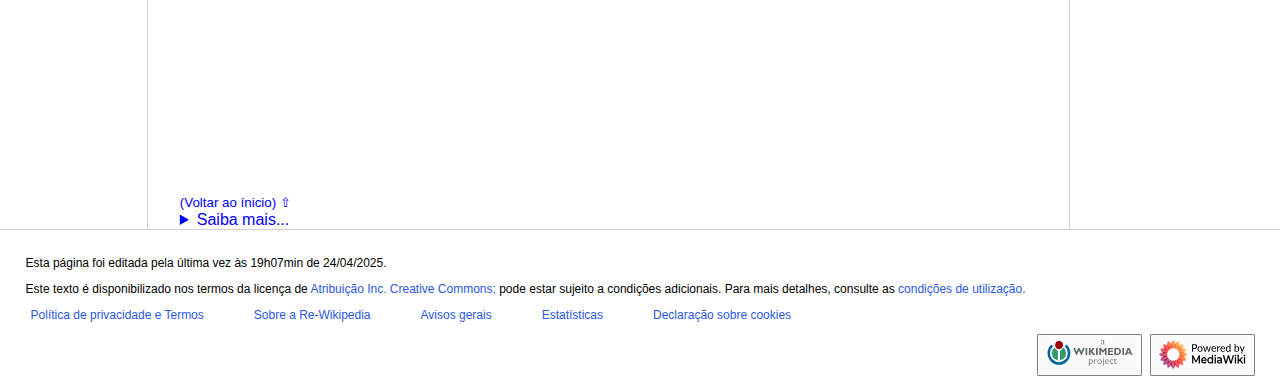
<file: movies/john-wick.html>
<!DOCTYPE html>
<html lang="pt-br">
<head>
    <meta charset="UTF-8">
    <meta http-equiv="X-UA-Compatible" content="IE=edge">
    <meta name="viewport" content="width=device-width, initial-scale=1.0">
    <title>John Wick - Re-Wikipedia</title>
    <link rel="stylesheet" href="../assets/css/style.css">

    <style>
		table thead {
			background: rgb(206, 229, 233);
		}
		.info {
			background: rgb(206, 229, 233);
		}
	</style>
</head>
<body>

    <header>
        <button class="menubtt" aria-label="Abrir menu">&#9776;</button>
        <nav class="menu">
            <ul>
                <li><a href="../home-page.html">Ínicio</a></li>
                <li><a href="#sobre">Sobre</a></li>
                <li><a href="#detl">Mais...</a></li>
            </ul>
        </nav>

        <picture id="inicio" class="logotipo">
            <img  src="../assets/images/wikipedia-logo.png" width="150" alt="logotipo da wikipedia"/>
            <h1 class="visually-hidden">Re-Wikipédia a enciclopédia livre</h1>
        </picture>

        <form>
            <div class="search">
                <label for="search" class="visually-hidden">Pesquisar na Re-Wikipédia</label>
                <input class="search-bar" type="search" id="search" placeholder="Pesquisar na Re-Wikipédia" name="search" autocomplete="off">
                <button class="search-btn" type="submit">Pesquisar</button>
            </div>
        </form>

        <nav class="important-links">
            <ul>
                <li><a href="#">Donativos</a></li>
                <li><a href="#">Criar uma Conta</a></li>
                <li><a href="#">Entrar</a></li>
            </ul>
        </nav>
    </header>

    <div class="bar"></div>

    <main class="content">
        <div class="sidebar">
            <h2>Séries e Filmes de TV</h2>
            <ul>
                <li><a href="../movies/captain_america_the_first_avenger.html">Capitão América: O Primeiro Vingador (Filme)</a></li>
                <li><a href="../movies/iron-man.html">Homem de Ferro (Filme)</a></li>
                <li><a href="../movies/jumanji.html">Jumanji (Filme)</a></li>
                <li><a href="../movies/wonder_woman.html">Mulher-Maravilha (Filme)</a></li>
                <li><a href="../movies/the_passion_of_the_christ.html">A Paixão de Cristo (Filme)</a></li>
                <li><a href="../series/game-of-thrones.html">Game of Thrones (Série)</a></li>
                <li><a href="../series/secret-invasion.html">Invasão Secreta (Série)</a></li>
                <li><a href="../series/squid-game.html">Squid Game (Série)</a></li>
                <li><a href="../series/the-chosen.html">The Chosen (Série)</a></li>
                <li><a href="../series/the-flash.html">The Flash (Série)</a></li>
                <li><a href="../series/under-the-dome.html">Under The Dome (Série)</a></li>
            </ul>
        </div>


        <div id="sobre" class="main">
            <h2>Tudo sobre John Wick</h2>
            <p>John Wick (bra: John Wick - De Volta ao Jogo; prt: John Wick) é um filme americano neo-noir de ação e suspense dirigido por Chad Stahelski e David Leitch e lançado em 2014. É protagonizado por Keanu Reeves, que interpreta o personagem titular, além de contar com Michael Nyqvist, Alfie Allen, Adrianne Palicki, Bridget Moynahan, Dean Winters, Ian McShane, John Leguizamo e Willem Dafoe em seu elenco. A história se concentra em John Wick, um assassino aposentado que busca vingança pelo roubo de seu carro e a morte de seu cachorro, um presente de sua esposa recentemente falecida. Stahelski e Leitch dirigiram o filme juntos, apesar de Leitch não ter sido creditado.</p>
            <p>O filme foi escrito por Derek Kolstad, que completou o roteiro em 2012 e o desenvolveu para a Thunder Road Pictures. John Wick foi produzido por Basil Iwanyk, da Thunder Road Pictures, Leitch, Eva Longoria e Michael Witherill. O filme marca a estreia de Stahelski e Leitch como diretores depois de trabalhos como diretores de segundo plano e coordenadores de dublês. Já tinham no entanto trabalhado com Reeves como dublês na trilogia The Matrix.</p>
            <p>A abordagem dada por Stahelski e Leitch às cenas de ação vem da admiração de ambos por animes e filmes de artes marciais. O uso no filme de coreografias de luta e de técnicas gun fu do cinema de ação de Hong Kong foram também influências na produção. Destaca-se a homenagem que John Wick faz a trabalhos como The Killer de John Woo, Le Cercle Rouge e Le Samouraï de Jean-Pierre Melville, Point Blank de John Boorman e o subgênero spaghetti western dos clássicos filmes western.</p>
            <p>Em seu lançamento, o filme recebeu críticas positivas de especialistas, que elogiaram as performances, fotografia e sequências de ação do longa, arrecadando US$ 88 milhões mundialmente. Três sequências foram lançadas, sendo elas John Wick 2: Um Novo Dia Para Matar (2017), John Wick 3: Parabellum (2019) e John Wick 4: Baba Yaga (2023).</p>

            <hr>

            <h2 id="enredo">Enredo</h2>
            <p>Depois que John Wick (Keanu Reeves) perde sua esposa Helen (Bridget Moynahan) para uma doença terminal, ele recebe um cachorro beagle. chamado Daisy, por instruções de Helen, para ajudá-lo a lidar com sua morte. Ele se conecta com o cachorrinho e eles passam o dia a dirigir em seu 1969 Mustang Boss 429. Em um posto de gasolina, ele encontra um trio de gangsters russos cujo líder, Iosef Tarasov (Alfie Allen), insiste em comprar seu carro, mas John se recusa a vendê-lo. John não supera a perda de sua amada esposa e, após o desagradável encontro com os russos, ele vai para um antigo aeroporto particular, onde descarrega toda sua raiva e frustração ao dirigir seu Mustang a toda velocidade. Os russos seguem John para sua casa, a invadem durante a noite, atacam John, que assiste indefeso como eles matam Daisy antes de roubar o carro dele. No dia seguinte, Iosef tenta ter o carro modificado por Aurelio, o proprietário de um Chop Shop que se recusa a levá-la e bate Iosef ao perceber a quem pertencia e o que Iosef fez para roubá-lo. John posteriormente visita Aurelio, que lhe diz Iosef é o filho de Viggo Tarasov, chefe do sindicato do crime russo em Nova York e ex-empregador de John, antes de emprestar-lhe um outro carro. Aurelio, que trabalha com Viggo, é forçado a explicar o que aconteceu com Viggo, que repreende Iosef e explica que John Wick é: seu melhor assassino, apelidado de Baba Yaga (ou "Boogeyman"), que se aposentou depois de se apaixonar por uma mulher, tinha ajudado Viggo ganhar o controle de seu sindicato, eliminando, sozinho, toda a concorrência, uma tarefa que ele considerou "impossível".</p>
            <p>Viggo, querendo proteger seu filho, tenta convencer John a desistir de buscar vingança, no entanto John desconsidera abruptamente, fazendo Viggo enviar um esquadrão de ataque à sua casa para executá-lo, apenas para ele despacha-lo rapidamente. Viggo em seguida, coloca uma recompensa de 2 milhões de dólares em John e primeiro dá a oferta à Marcus, um assassino veterano e mentor deste, que a contragosto aceita. John, posteriormente, busca refúgio no Continental, um hotel que atende exclusivamente aos assassinos, com a regra de que nenhuma empresa pode ser realizada no local. Quando Viggo aprende a isso, ele duplica a recompensa. John descobre a partir de Winston, o dono da Continental, que Viggo tem Iosef protegido em seu clube Noite do Círculo Vermelho. Antes de despachar a maioria do pessoal de segurança, John vai para o clube e mata Victor, o amigo de Iosef, mas Iosef escapa após John ser atacado por Kirill, capanga de Viggo. John escapa de volta para a Continental para tratar suas feridas antes de ser atacado por Ms. Perkins, uma assassina e antiga conhecida de John que tinha tomado o contrato para matá-lo. John vence Perkins, eventualmente, a subjuga e obriga-a a revelar a localização do esconderijo da caixa de Viggo, e logo após sai e a deixa com um vizinho e amigo de nome Harry para aguardar sua punição por quebrar as regras do hotel. Perkins, eventualmente, se liberta e mata Harry.</p>
            <p>John vai para a igreja, que é uma fachada para o esconderijo de caixa, elimina todos os guardas, e queima o dinheiro de Viggo, bem como várias inteligências contra os policiais e funcionários do governo que Viggo usa como alavanca sobre a cidade. Quando Viggo chega à igreja, John embosca-os, eliminando mais capangas antes de ser subjugado por Kirill, que bate em John com um SUV. John é amarrado e Viggo zomba dele por causar problemas por causa de um cão e pensando que ele poderia deixar sua antiga vida para trás. Ele deixa John para ser torturado e morto por Kirill e outro capanga, mas Marcus, tendo escolhido proteger John, mata o outro capanga, permitindo John se libertar e matar Kirill. John então intercepta o carro de Viggo e obriga-o a revelar a localização de Iosef e retire a recompensa, que Viggo a contragosto faz. John vai para a casa segura onde Iosef está se escondendo e mata todos os guardas antes de matar um Iosef sem remorsos.</p>
            <p class="more">Mais...</p>
            <small class="b-inicio"><a href="#inicio">(Voltar ao ínicio) ⇧</a></small>

            <hr>

            <h2 id="elenco">Elenco Principal</h2>
            <p><strong>Keanu Reeves</strong> <em>como:</em> <strong>John Wick</strong>, um assassino de aluguel.</p>
            <p><strong>Michael Nyqvist</strong> <em>como:</em> <strong>Viggo Tarasov</strong>, o líder da familía Tarasov.</p>
            <p><strong>Alfie Allen</strong> <em>como:</em> <strong>Iosef Tarasov</strong>, o filho arrogante de Viggo Tarasov.</p>
            <p><strong>Adrianne Palicki</strong> <em>como:</em> <strong>Srta. Perkins</strong>, uma assassina contratada distinta do submundo dos assassinos e uma antiga conhecida de John Wick.</p>
            <p><strong>Bridget Moynahan</strong> <em>como:</em> <strong>Helen Wick</strong>, esposa de John Wick.</p>
            <p><strong>Dean Winters</strong> <em>como:</em> <strong>Avi</strong>, braço direito de Viggo.</p>
            <p><strong>Ian McShane</strong> <em>como:</em> <strong>Winston</strong>, dono do Hotel Continental.</p>
            <p><strong>John Leguizamo</strong> <em>como:</em> <strong>Aurélio</strong>, dono de uma loja de reparos de carros e um amigo de John Wick.</p>
            <p><strong>Willem Dafoe</strong> <em>como:</em> <strong>Marcus</strong>, um membro da velha guarda dos assassinos.</p>
            
            <p class="more">Mais...</p>

            <hr>

            <h2 id="producao">Produção</h2>
            <h3>Desenvolvimento</h3>
            <p><strong>Filmagens</strong>: 6 de outubro de 2013 até 20 de dezembro de 2013.</p>
            <p class="more">Mais...</p>

            <hr>
            
            <iframe id="trailer" class="iframe" width="560" height="315" src="https://www.youtube.com/embed/C0BMx-qxsP4?si=m1g5Fkruhx0kNxlb" title="John Wick - Trailer" frameborder="0" allow="accelerometer; autoplay; clipboard-write; encrypted-media; gyroscope; picture-in-picture; web-share" referrerpolicy="strict-origin-when-cross-origin" allowfullscreen></iframe>

            <small class="b-inicio"><a href="#inicio">(Voltar ao ínicio) ⇧</a></small>
            <details id="detl" class="details">
                <summary>Saiba mais...</summary>
                <p class="exdetails">Ainda estamos em construção, volte novamente em outro momento, agradecemos a compreensão..... ;D</p>
            </details>
        
        </div>

        <div class="table">
            <table cellspacing="3" cellpadding="5">
                <caption class="visually-hidden">Tabela contendo informações sobre o assunto</caption>
                <thead>
                    <tr>
                        <th colspan="2">John Wick</th>
                    </tr>

                    <tr>
                        <th colspan="2" class="subname"></th>
                    </tr>
                </thead>
            
                <tbody>
                    <tr>
                        <td colspan="2">
                            <figure style="margin: 10px;">
                                <img src="../assets/images/movies-john_wick.jpg" alt="Imagem do filme que aparece na TV" width="100%">
                                <figcaption>Pôster Promocional</figcaption>
                            </figure>
                        </td>
                    </tr>

                    <tr>
                    	<th>No Brasil:</th>
                        <td><em>John Wick - De Volta ao Jogo</em></td>
                    </tr>

                    <tr>
                    	<th>Em Portugal:</th>
                        <td><em>John Wick</em></td>
                    </tr>

                    <tr class="info">
                        <td colspan="2">Estados Unidos
                            2014 •  cor •  101 min </td>
                    </tr>
                    
                    <tr>
                    	<th>Formato:</th>
                        <td>Filme de Televisão</td>
                    </tr>
            
                    <tr>
                        <th>Gêneros:</th>
                        <td>ação, suspense</td>
                    </tr>

                    <tr>
                        <th>Direção:</th>
                        <td>Chad Stahelski</td>
                    </tr>

                    <tr>
                        <th>Produção:</th>
                        <td>Basil Iwanyk,
                            Chad Stahelski,
                            David Leitch,
                            Eva Longoria,
                            Michael Witherill</td>
                    </tr>

                    <tr>
                        <th>Elenco:</th>
                        <td><a href="#elenco">Veja o elenco principal abaixo</a></td>
                    </tr>

                    <tr>
                        <th>Roteiro:</th>
                        <td>Derek Kolstad</td>
                    </tr>

                    <tr>
                        <th>Trailers:</th>
                        <td><a href="#trailer">Veja...</a></td>
                    </tr>

                    <tr>
                        <th>Edição:</th>
                        <td>Elísabet Ronalds</td>
                    </tr>

                    <tr>
                        <th>Música:</th>
                        <td>Tyler Bates,
                            Joel J. Richard</td>
                    </tr>

                    <tr>
                        <th>Cinematografia:</th>
                        <td>Jonathan Sela</td>
                    </tr>

                    <tr>
                        <th>Companhia(s) produtora(s):</th>
                        <td>Thunder Road Pictures,
                            87Eleven Productions,
                            MJW Films,
                            DefyNite Films</td>
                    </tr>

                    <tr>
                        <th>Distribuição:</th>
                        <td><em>Summit Entertainment</em></td>
                    </tr>

					<tr>
                        <th>Lançamento:</th>
                        <td>24 de outubro de 2014 (Estados Unidos),
                            13 de novembro de 2014 (Portugal),
                            27 de novembro de 2014 (Brasil)</td>
                    </tr>

                    <tr class="info">
                        <td colspan="2">Cronologia:</td>
                    </tr>

                    <tr>
                        <th id="infoemi">Continuações:</th>
                        <td>John Wick: Chapter 2 (2017)</td>
						
                    </tr>
                </tbody>
            </table>
        </div>

        <div class="anchors">
            <h2>Neste Artigo</h2>
            <ul>
                <li><a href="#elenco"><strong>Elenco</strong></a></li>
                <li><a href="#enredo"><strong>Enredo</strong></a></li>
                <li><a href="#producao"><strong>Produção</strong></a></li>
                <li><a href="#trailer"><strong>Trailer</strong></a></li>
                <li><a href="#detl"><strong>Saiba mais...</strong></a></li>
            
            </ul>
        </div>
    </main>

    <footer>
        <div class="rodape">
            <p>Esta página foi editada pela última vez às 19h07min de 24/04/2025.</p>
            <p>Este texto é disponibilizado nos termos da licença de <span class="destaque">Atribuição Inc. Creative Commons;</span> pode estar sujeito a condições adicionais. Para mais detalhes, consulte as <span class="destaque">condições de utilização.</span></p>
            <ul>
                <li><a href="#">Política de privacidade e Termos</a></li>
                <li><a href="#">Sobre a Re-Wikipedia</a></li>
                <li><a href="#">Avisos gerais</a></li>
                <li><a href="#">Estatísticas</a></li>
                <li><a href="#">Declaração sobre cookies</a></li>
            </ul>
        </div>
        <div class="img-rodape">
            <figure class="rfigure">
                <img src="../assets/images/footer-wikimedia-button.svg" alt="imagem sobre a wikimedia no rodapé">
            </figure>
            <figure class="rfigure">
                <img src="../assets/images/footer-poweredby_mediawiki.svg" alt="imagem sobre a poweredby_mediawiki no rodapé">
            </figure>
        </div>
    </footer>

    <script src="../assets/js/script.js" defer></script>
</body>
</html>
</file>
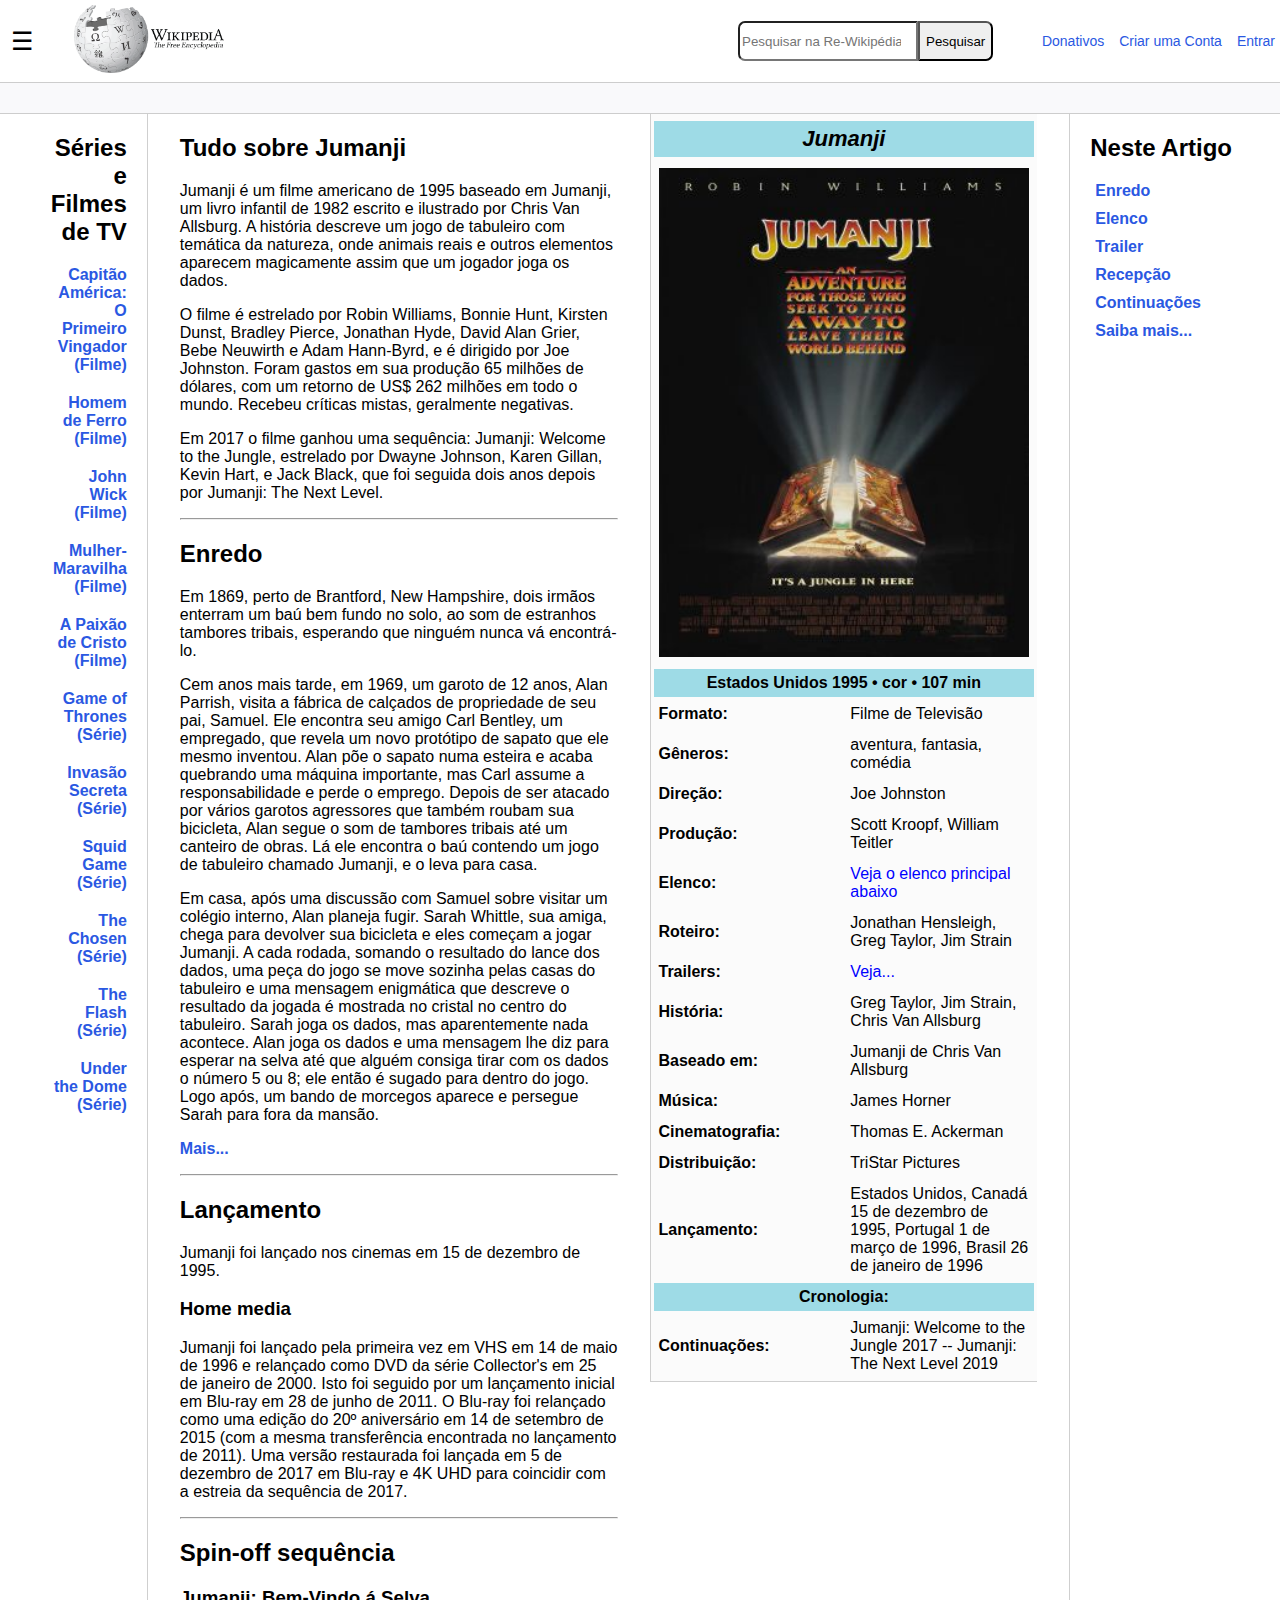
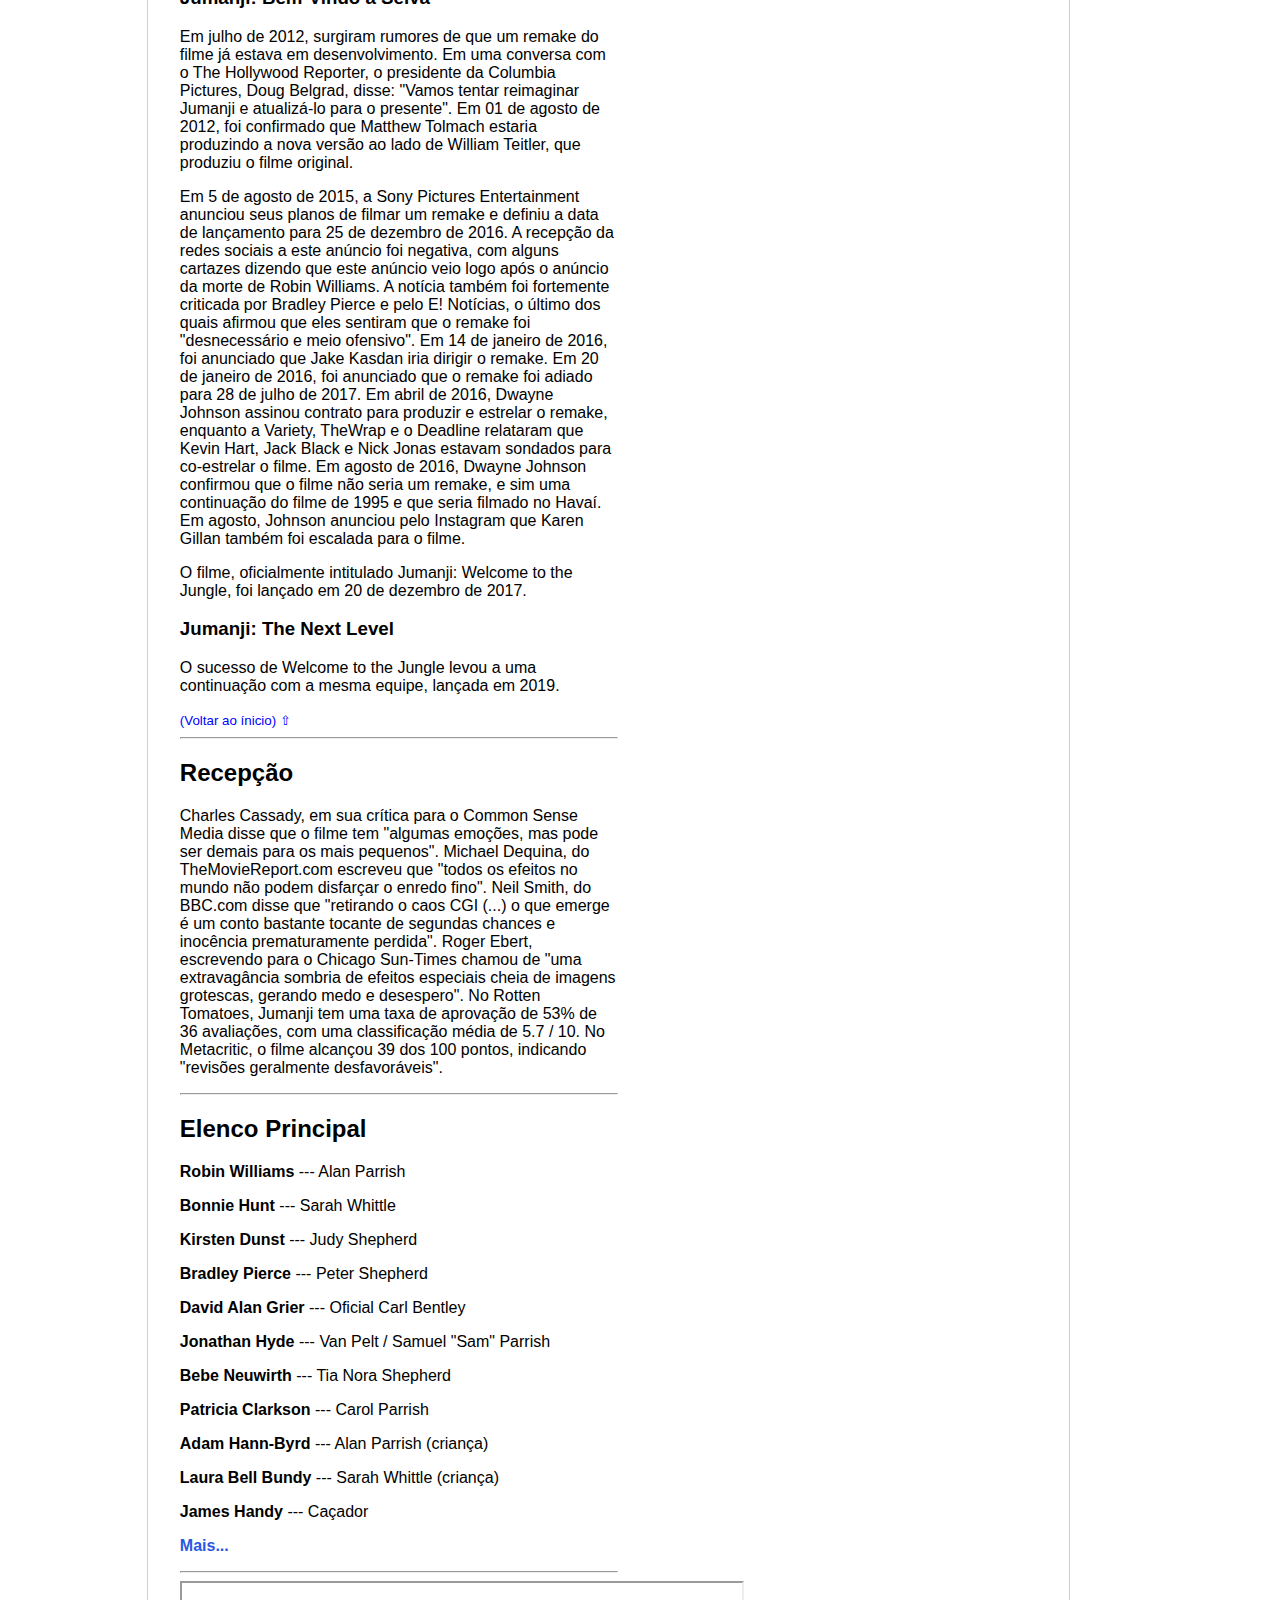
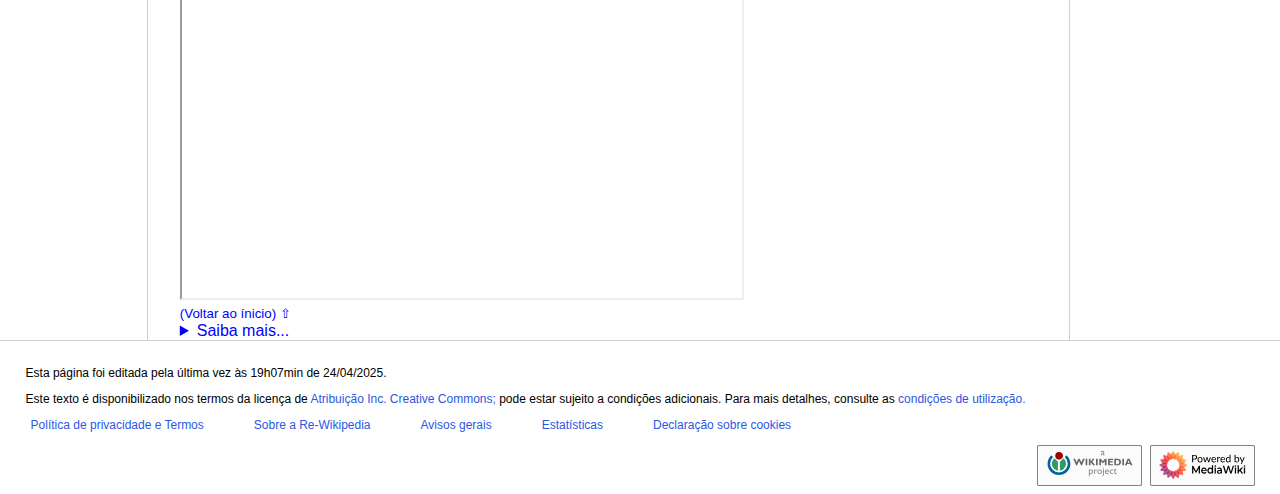
<file: movies/jumanji.html>
<!DOCTYPE html>
<html lang="pt-br">
<head>
	<meta charset="UTF-8">
    <meta http-equiv="X-UA-Compatible" content="IE=edge">
    <meta name="viewport" content="width=device-width, initial-scale=1.0">
	<title>Jumanji - Re-Wikipedia</title>
	<link rel="stylesheet" href="../assets/css/style.css">

	<style>
		table thead {
			background: rgb(158, 219, 230);
		}
		.info {
			background: rgb(158, 219, 230);
		}
	</style>
</head>
<body>
    <header>
        <button class="menubtt" aria-label="Abrir menu">&#9776;</button>
        <nav class="menu">
            <ul>
                <li><a href="../home-page.html">Ínicio</a></li>
                <li><a href="#sobre">Sobre</a></li>
                <li><a href="#detl">Mais...</a></li>
            </ul>
        </nav>

    <picture id="inicio">
        <img src="../assets/images/wikipedia-logo.png" width="150" alt="logotipo da wikipedia"/>
        <h1 hidden>Re-Wikipédia a enciclopédia livre</h1>
    </picture>

    <form>
        <div class="search">
            <label for="search" class="visually-hidden">Pesquisar na Re-Wikipédia</label>
            <input class="search-bar" type="search" id="search" placeholder="Pesquisar na Re-Wikipédia" name="search" autocomplete="off">
            <button class="search-btn" type="submit">Pesquisar</button>
        </div>
    </form>
    
        <nav class="important-links">
            <ul>
                <li><a href="#">Donativos</a></li>
                <li><a href="#">Criar uma Conta</a></li>
                <li><a href="#">Entrar</a></li>
            </ul>
        </nav>

  </header>

  <div class="bar"></div>

  <main>
      <main class="content">
        <div class="sidebar">
            <h2>Séries e Filmes de TV</h2>
            <ul>
                <li><a href="../movies/captain_america_the_first_avenger.html">Capitão América: O Primeiro Vingador (Filme)</a></li>
                <li><a href="../movies/iron-man.html">Homem de Ferro (Filme)</a></li>
                <li><a href="../movies/john-wick.html">John Wick (Filme)</a></li>
                <li><a href="../movies/wonder_woman.html">Mulher-Maravilha (Filme)</a></li>
                <li><a href="../movies/the_passion_of_the_christ.html">A Paixão de Cristo (Filme)</a></li>
                <li><a href="../series/game-of-thrones.html">Game of Thrones (Série)</a></li>
                <li><a href="../series/secret-invasion.html">Invasão Secreta (Série)</a></li>
                <li><a href="../series/squid-game.html">Squid Game (Série)</a></li>
                <li><a href="../series/the-chosen.html">The Chosen (Série)</a></li>
                <li><a href="../series/the-flash.html">The Flash (Série)</a></li>
                <li><a href="../series/under-the-dome.html">Under the Dome (Série)</a></li>
			</ul>
        </div>


        <div id="sobre" class="main">
            <h2>Tudo sobre Jumanji</h2>
            <p>Jumanji é um filme americano de 1995 baseado em Jumanji, um livro infantil de 1982 escrito e ilustrado por Chris Van Allsburg. A história descreve um jogo de tabuleiro com temática da natureza, onde animais reais e outros elementos aparecem magicamente assim que um jogador joga os dados.</p>
			<p>O filme é estrelado por Robin Williams, Bonnie Hunt, Kirsten Dunst, Bradley Pierce, Jonathan Hyde, David Alan Grier, Bebe Neuwirth e Adam Hann-Byrd, e é dirigido por Joe Johnston. Foram gastos em sua produção 65 milhões de dólares, com um retorno de US$ 262 milhões em todo o mundo. Recebeu críticas mistas, geralmente negativas.</p>
			<p>Em 2017 o filme ganhou uma sequência: Jumanji: Welcome to the Jungle, estrelado por Dwayne Johnson, Karen Gillan, Kevin Hart, e Jack Black, que foi seguida dois anos depois por Jumanji: The Next Level.</p>

			<hr>

			<h2 id="enredo">Enredo</h2>
			<p>Em 1869, perto de Brantford, New Hampshire, dois irmãos enterram um baú bem fundo no solo, ao som de estranhos tambores tribais, esperando que ninguém nunca vá encontrá-lo.</p>
			<p>Cem anos mais tarde, em 1969, um garoto de 12 anos, Alan Parrish, visita a fábrica de calçados de propriedade de seu pai, Samuel. Ele encontra seu amigo Carl Bentley, um empregado, que revela um novo protótipo de sapato que ele mesmo inventou. Alan põe o sapato numa esteira e acaba quebrando uma máquina importante, mas Carl assume a responsabilidade e perde o emprego. Depois de ser atacado por vários garotos agressores que também roubam sua bicicleta, Alan segue o som de tambores tribais até um canteiro de obras. Lá ele encontra o baú contendo um jogo de tabuleiro chamado Jumanji, e o leva para casa.</p>
			<p>Em casa, após uma discussão com Samuel sobre visitar um colégio interno, Alan planeja fugir. Sarah Whittle, sua amiga, chega para devolver sua bicicleta e eles começam a jogar Jumanji. A cada rodada, somando o resultado do lance dos dados, uma peça do jogo se move sozinha pelas casas do tabuleiro e uma mensagem enigmática que descreve o resultado da jogada é mostrada no cristal no centro do tabuleiro. Sarah joga os dados, mas aparentemente nada acontece. Alan joga os dados e uma mensagem lhe diz para esperar na selva até que alguém consiga tirar com os dados o número 5 ou 8; ele então é sugado para dentro do jogo. Logo após, um bando de morcegos aparece e persegue Sarah para fora da mansão.</p>
			<p class="more">Mais...</p>

			<hr>

			<h2>Lançamento</h2>
			<p>Jumanji foi lançado nos cinemas em 15 de dezembro de 1995.</p>
			
			<h3>Home media</h3>
			<p>Jumanji foi lançado pela primeira vez em VHS em 14 de maio de 1996 e relançado como DVD da série Collector's em 25 de janeiro de 2000. Isto foi seguido por um lançamento inicial em Blu-ray em 28 de junho de 2011. O Blu-ray foi relançado como uma edição do 20º aniversário em 14 de setembro de 2015 (com a mesma transferência encontrada no lançamento de 2011). Uma versão restaurada foi lançada em 5 de dezembro de 2017 em Blu-ray e 4K UHD para coincidir com a estreia da sequência de 2017.</p>

			<hr>
			
			<h2 id="infoemi">Spin-off sequência</h2>
			
			<h3>Jumanji: Bem-Vindo á Selva</h3>
			<p>Em julho de 2012, surgiram rumores de que um remake do filme já estava em desenvolvimento. Em uma conversa com o The Hollywood Reporter, o presidente da Columbia Pictures, Doug Belgrad, disse: "Vamos tentar reimaginar Jumanji e atualizá-lo para o presente". Em 01 de agosto de 2012, foi confirmado que Matthew Tolmach estaria produzindo a nova versão ao lado de William Teitler, que produziu o filme original.</p>
			<p>Em 5 de agosto de 2015, a Sony Pictures Entertainment anunciou seus planos de filmar um remake e definiu a data de lançamento para 25 de dezembro de 2016. A recepção da redes sociais a este anúncio foi negativa, com alguns cartazes dizendo que este anúncio veio logo após o anúncio da morte de Robin Williams. A notícia também foi fortemente criticada por Bradley Pierce e pelo E! Notícias, o último dos quais afirmou que eles sentiram que o remake foi "desnecessário e meio ofensivo". Em 14 de janeiro de 2016, foi anunciado que Jake Kasdan iria dirigir o remake. Em 20 de janeiro de 2016, foi anunciado que o remake foi adiado para 28 de julho de 2017. Em abril de 2016, Dwayne Johnson assinou contrato para produzir e estrelar o remake, enquanto a Variety, TheWrap e o Deadline relataram que Kevin Hart, Jack Black e Nick Jonas estavam sondados para co-estrelar o filme. Em agosto de 2016, Dwayne Johnson confirmou que o filme não seria um remake, e sim uma continuação do filme de 1995 e que seria filmado no Havaí. Em agosto, Johnson anunciou pelo Instagram que Karen Gillan também foi escalada para o filme.</p>
			<p>O filme, oficialmente intitulado Jumanji: Welcome to the Jungle, foi lançado em 20 de dezembro de 2017.</p>

			<h3>Jumanji: The Next Level</h3>
			<p>O sucesso de Welcome to the Jungle levou a uma continuação com a mesma equipe, lançada em 2019.</p>

			<small><a href="#inicio">(Voltar ao ínicio) ⇧</a></small>


			<hr>
			
			<h2 id="recep">Recepção</h2>
			<p>Charles Cassady, em sua crítica para o Common Sense Media disse que o filme tem "algumas emoções, mas pode ser demais para os mais pequenos". Michael Dequina, do TheMovieReport.com escreveu que "todos os efeitos no mundo não podem disfarçar o enredo fino". Neil Smith, do BBC.com disse que "retirando o caos CGI (...) o que emerge é um conto bastante tocante de segundas chances e inocência prematuramente perdida". Roger Ebert, escrevendo para o Chicago Sun-Times chamou de "uma extravagância sombria de efeitos especiais cheia de imagens grotescas, gerando medo e desespero". No Rotten Tomatoes, Jumanji tem uma taxa de aprovação de 53% de 36 avaliações, com uma classificação média de 5.7 / 10. No Metacritic, o filme alcançou 39 dos 100 pontos, indicando "revisões geralmente desfavoráveis".</p>

            <hr>

            <h2 id="elenco">Elenco Principal</h2>
            <p><strong>Robin Williams</strong> --- Alan Parrish</p>
            <p><strong>Bonnie Hunt</strong> --- Sarah Whittle</p>
            <p><strong>Kirsten Dunst</strong> --- Judy Shepherd</p>
            <p><strong>Bradley Pierce</strong> --- Peter Shepherd</p>
            <p><strong>David Alan Grier</strong> --- Oficial Carl Bentley</p>
            <p><strong>Jonathan Hyde</strong> --- Van Pelt / Samuel "Sam" Parrish</p>
            <p><strong>Bebe Neuwirth</strong> --- Tia Nora Shepherd</p>
            <p><strong>Patricia Clarkson</strong> --- Carol Parrish</p>
            <p><strong>Adam Hann-Byrd</strong> --- Alan Parrish (criança)</p>
            <p><strong>Laura Bell Bundy</strong> --- Sarah Whittle (criança)</p>
            <p><strong>James Handy</strong> --- Caçador</p>
			
			<p class="more">Mais...</p>

            <hr>
            
            <iframe id="trailer" class="iframe" width="560" height="315" src="https://www.youtube.com/embed/eTjDsENDZ6s?si=4_G4IoB0qDIPVgVv" title="Trailer" allow="accelerometer; autoplay; clipboard-write; encrypted-media; gyroscope; picture-in-picture; web-share" referrerpolicy="strict-origin-when-cross-origin" allowfullscreen></iframe>

            <small><a href="#inicio">(Voltar ao ínicio) ⇧</a></small>
            <details id="detl" class="details">
                <summary>Saiba mais...</summary>
                <p class="exdetails">Ainda estamos em construção, volte novamente em outro momento, agradecemos a compreensão..... ;D</p>
            </details>
        
        </div>

        <div class="table">
            <table cellspacing="3" cellpadding="5">
                <caption class="visually-hidden">Tabela contendo informações sobre o assunto</caption>
                <thead>
                    <tr>
                        <th colspan="2">Jumanji</th>
                    </tr>
                </thead>
            
                <tbody>
                    <tr>
                        <td colspan="2">
                            <img src="../assets/images/movies-jumanjiposter.jpg" alt="Imagem do brasão da série que aparece na TV" width="100%">
                        </td>
                    </tr>

                    <tr class="info">
                        <td colspan="2">Estados Unidos
                          1995 •  cor •  107 min </td>
                    </tr>
                    
                    <tr>
                    	<th>Formato:</th>
                        <td>Filme de Televisão</td>
                    </tr>
            
                    <tr>
                        <th>Gêneros:</th>
                        <td>aventura,
                          fantasia,
                          comédia</td>
                    </tr>

                    <tr>
                        <th>Direção:</th>
                        <td>Joe Johnston</td>
                    </tr>

                    <tr>
                        <th>Produção:</th>
                        <td>Scott Kroopf,
							William Teitler</td>
                    </tr>

                    <tr>
                        <th>Elenco:</th>
                        <td><a href="#elenco">Veja o elenco principal abaixo</a></td>
                    </tr>

                    <tr>
                        <th>Roteiro:</th>
                        <td>Jonathan Hensleigh,
							Greg Taylor,
							Jim Strain</td>
                    </tr>

                    <tr>
                        <th>Trailers:</th>
                        <td><a href="#trailer">Veja...</a></td>
                    </tr>

                    <tr>
                        <th>História:</th>
                        <td>Greg Taylor,
							Jim Strain,
							Chris Van Allsburg</td>
                    </tr>

                    <tr>
                        <th>Baseado em:</th>
                        <td>Jumanji
							de Chris Van Allsburg</td>
                    </tr>

                    <tr>
                        <th>Música:</th>
                        <td>James Horner</td>
                    </tr>

                    <tr>
                        <th>Cinematografia:</th>
                        <td>Thomas E. Ackerman</td>
                    </tr>

                    <tr>
                        <th>Distribuição:</th>
                        <td>TriStar Pictures</td>
                    </tr>

					<tr>
                        <th>Lançamento:</th>
                        <td>Estados Unidos, Canadá 15 de dezembro de 1995,
							Portugal 1 de março de 1996,
							Brasil 26 de janeiro de 1996</td>
                    </tr>

                    <tr class="info">
                        <td colspan="2">Cronologia:</td>
                    </tr>

                    <tr>
                        <th id="infoemi">Continuações:</th>
                        <td>Jumanji: Welcome to the Jungle 2017 -- Jumanji: The Next Level 2019</td>
						
                    </tr>
                </tbody>
            </table>
        </div>

        <div class="anchors">
            <h2>Neste Artigo</h2>
            <ul>
				<li><a href="#enredo"><strong>Enredo</strong></a></li>
                <li><a href="#elenco"><strong>Elenco</strong></a></li>
				<li><a href="#trailer"><strong>Trailer</strong></a></li>
                <li><a href="#recep"><strong>Recepção</strong></a></li>
                <li><a href="#infoemi"><strong>Continuações</strong></a></li>
                <li><a href="#detl"><strong>Saiba mais...</strong></a></li>
            </ul>
        </div>
    </main>

  </main>
  <footer>
        <div class="rodape">
            <p>Esta página foi editada pela última vez às 19h07min de 24/04/2025.</p>
            <p>Este texto é disponibilizado nos termos da licença de <span class="destaque">Atribuição Inc. Creative Commons;</span> pode estar sujeito a condições adicionais. Para mais detalhes, consulte as <span class="destaque">condições de utilização.</span></p>
            <ul>
                <li><a href="#">Política de privacidade e Termos</a></li>
                <li><a href="#">Sobre a Re-Wikipedia</a></li>
                <li><a href="#">Avisos gerais</a></li>
                <li><a href="#">Estatísticas</a></li>
                <li><a href="#">Declaração sobre cookies</a></li>
            </ul>
        </div>
        <div class="img-rodape">
            <figure class="rfigure">
                <img src="../assets/images/footer-wikimedia-button.svg" alt="imagem sobre a wikimedia no rodapé">
            </figure>
            <figure class="rfigure">
                <img src="../assets/images/footer-poweredby_mediawiki.svg" alt="imagem sobre a poweredby_mediawiki no rodapé">
            </figure>
        </div>
    </footer>

    <script src="../assets/js/script.js"></script>
</body>
</html>
</file>
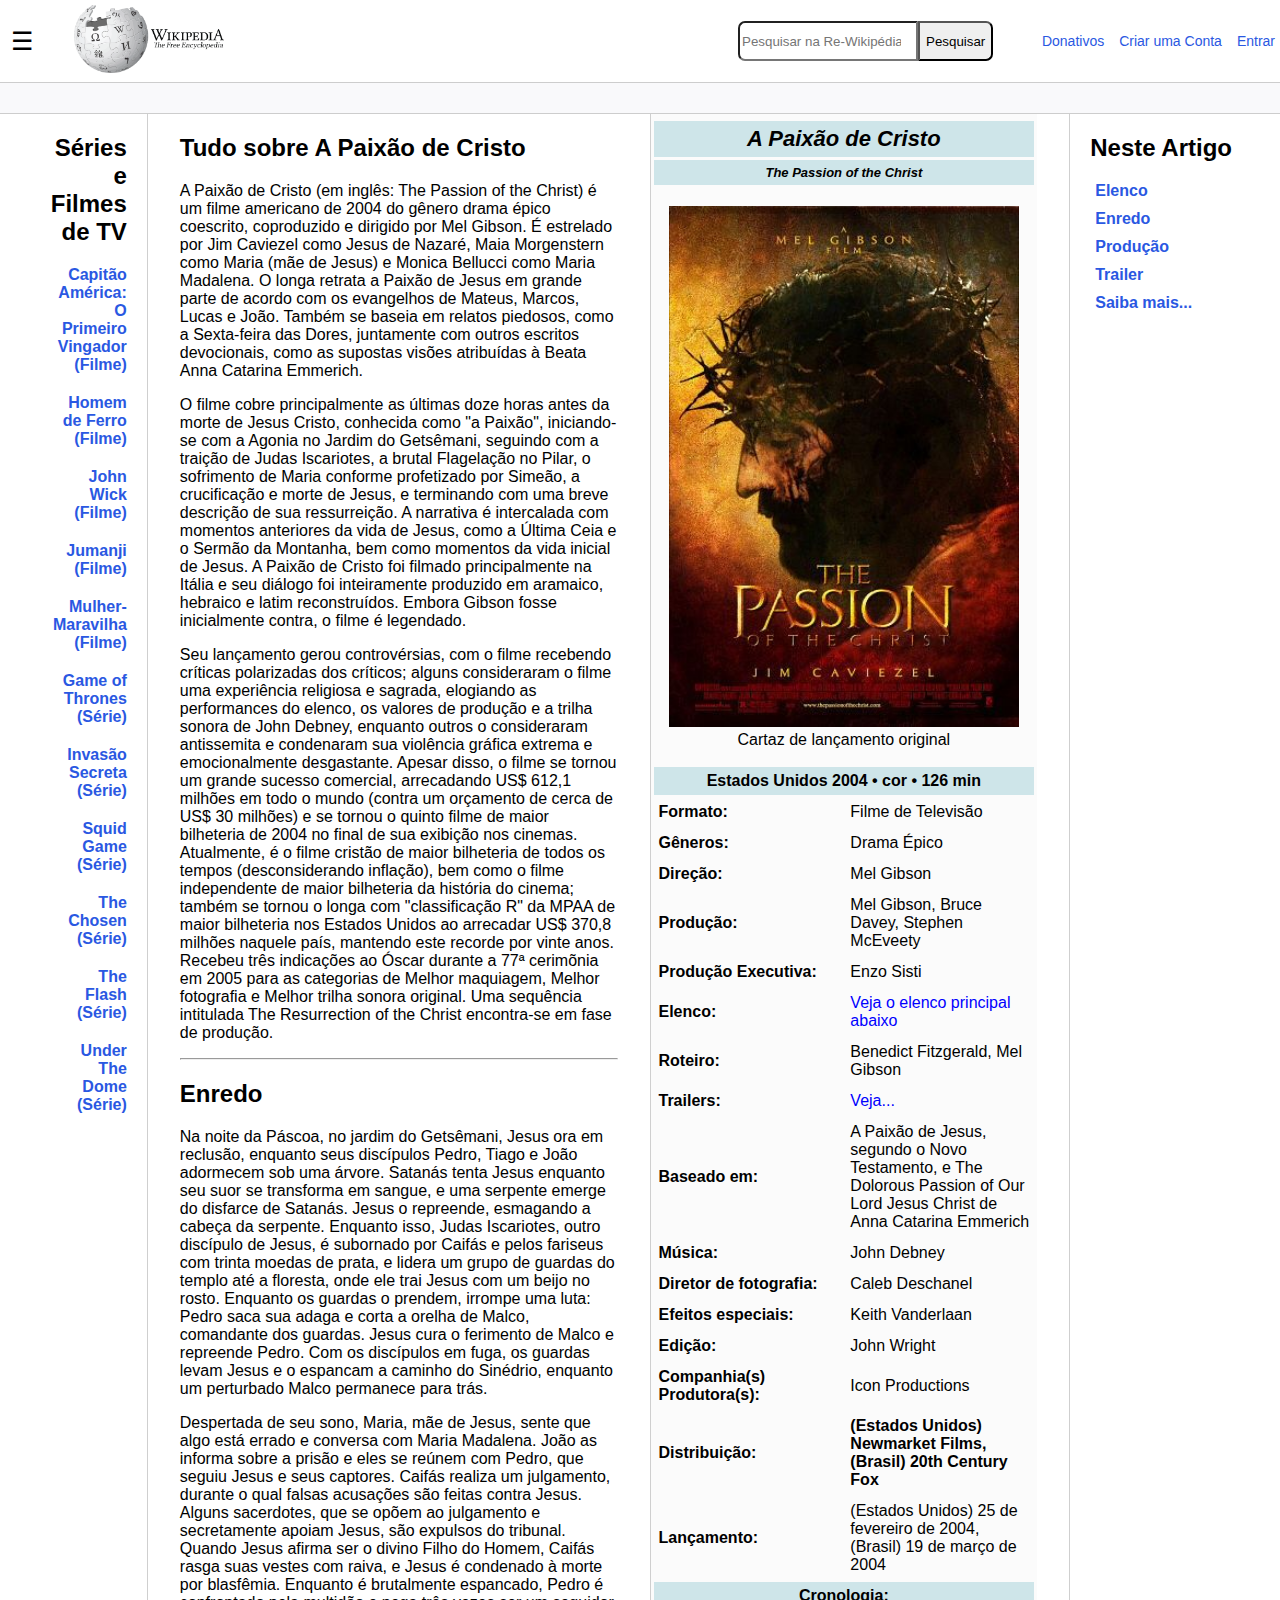
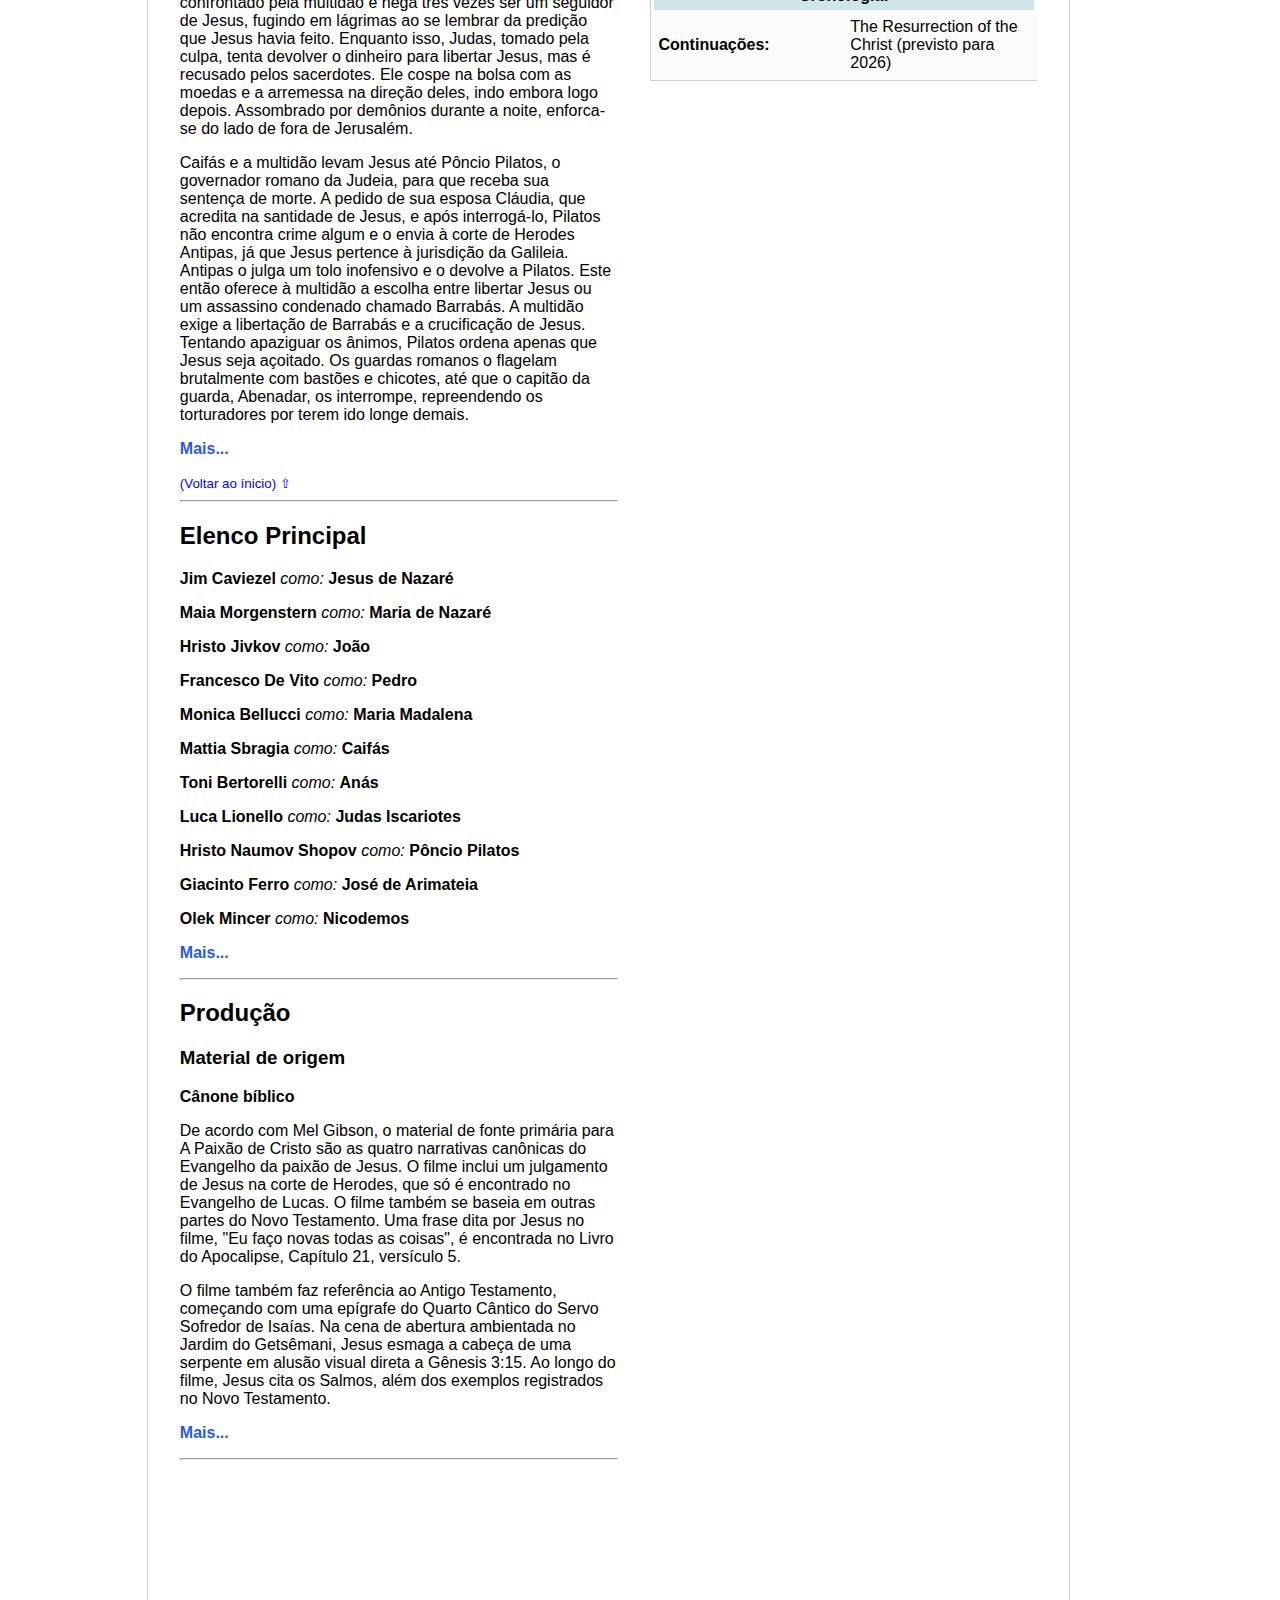
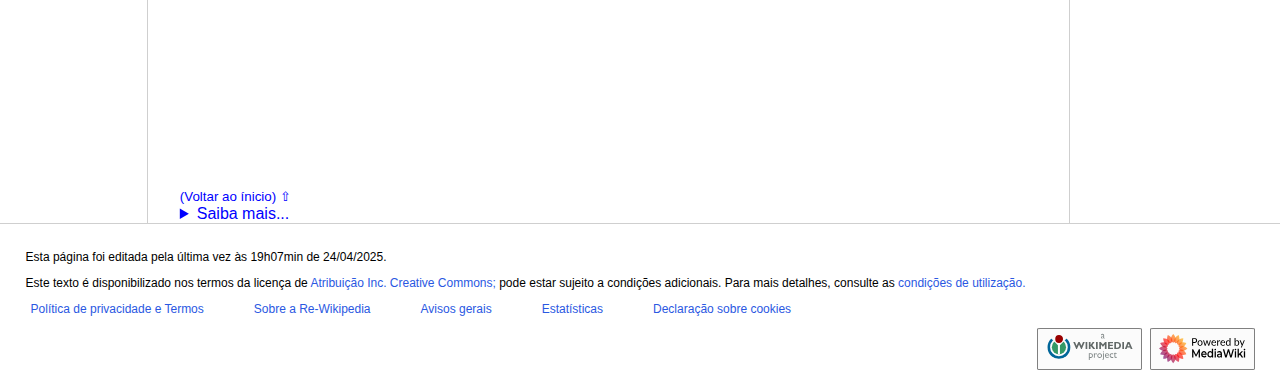
<file: movies/the_passion_of_the_christ.html>
<!DOCTYPE html>
<html lang="pt-br">
<head>
    <meta charset="UTF-8">
    <meta http-equiv="X-UA-Compatible" content="IE=edge">
    <meta name="viewport" content="width=device-width, initial-scale=1.0">
    <title>A Paixão de Cristo  - Re-Wikipédia</title>
    <link rel="stylesheet" href="../assets/css/style.css">

    <style>
		table thead {
			background: rgb(206, 229, 233);
		}
		.info {
			background: rgb(206, 229, 233);
		}
	</style>
</head>
<body>

    <header>
        <button class="menubtt" aria-label="Abrir menu">&#9776;</button>
        <nav class="menu">
            <ul>
                <li><a href="../home-page.html">Ínicio</a></li>
                <li><a href="#sobre">Sobre</a></li>
                <li><a href="#detl">Mais...</a></li>
            </ul>
        </nav>

        <picture id="inicio" class="logotipo">
            <img  src="../assets/images/wikipedia-logo.png" width="150" alt="logotipo da wikipedia"/>
            <h1 class="visually-hidden">Re-Wikipédia a enciclopédia livre</h1>
        </picture>

        <form>
            <div class="search">
                <label for="search" class="visually-hidden">Pesquisar na Re-Wikipédia</label>
                <input class="search-bar" type="search" id="search" placeholder="Pesquisar na Re-Wikipédia" name="search" autocomplete="off">
                <button class="search-btn" type="submit">Pesquisar</button>
            </div>
        </form>

        <nav class="important-links">
            <ul>
                <li><a href="#">Donativos</a></li>
                <li><a href="#">Criar uma Conta</a></li>
                <li><a href="#">Entrar</a></li>
            </ul>
        </nav>
    </header>

    <div class="bar"></div>

    <main class="content">
        <div class="sidebar">
            <h2>Séries e Filmes de TV</h2>
            <ul>
                <li><a href="../movies/captain_america_the_first_avenger.html">Capitão América: O Primeiro Vingador (Filme)</a></li>
                <li><a href="../movies/iron-man.html">Homem de Ferro (Filme)</a></li>
                <li><a href="../movies/john-wick.html">John Wick (Filme)</a></li>
                <li><a href="../movies/jumanji.html">Jumanji (Filme)</a></li>
                <li><a href="../movies/wonder_woman.html">Mulher-Maravilha (Filme)</a></li>
                <li><a href="../series/game-of-thrones.html">Game of Thrones (Série)</a></li>
                <li><a href="../series/secret-invasion.html">Invasão Secreta (Série)</a></li>
                <li><a href="../series/squid-game.html">Squid Game (Série)</a></li>
                <li><a href="../series/the-chosen.html">The Chosen (Série)</a></li>
                <li><a href="../series/the-flash.html">The Flash (Série)</a></li>
                <li><a href="../series/under-the-dome.html">Under The Dome (Série)</a></li>
            </ul>
        </div>


        <div id="sobre" class="main">
            <h2>Tudo sobre A Paixão de Cristo</h2>
            <p>A Paixão de Cristo (em inglês: The Passion of the Christ) é um filme americano de 2004 do gênero drama épico coescrito, coproduzido e dirigido por Mel Gibson. É estrelado por Jim Caviezel como Jesus de Nazaré, Maia Morgenstern como Maria (mãe de Jesus) e Monica Bellucci como Maria Madalena. O longa retrata a Paixão de Jesus em grande parte de acordo com os evangelhos de Mateus, Marcos, Lucas e João. Também se baseia em relatos piedosos, como a Sexta-feira das Dores, juntamente com outros escritos devocionais, como as supostas visões atribuídas à Beata Anna Catarina Emmerich.</p>
            <p>O filme cobre principalmente as últimas doze horas antes da morte de Jesus Cristo, conhecida como "a Paixão", iniciando-se com a Agonia no Jardim do Getsêmani, seguindo com a traição de Judas Iscariotes, a brutal Flagelação no Pilar, o sofrimento de Maria conforme profetizado por Simeão, a crucificação e morte de Jesus, e terminando com uma breve descrição de sua ressurreição. A narrativa é intercalada com momentos anteriores da vida de Jesus, como a Última Ceia e o Sermão da Montanha, bem como momentos da vida inicial de Jesus. A Paixão de Cristo foi filmado principalmente na Itália e seu diálogo foi inteiramente produzido em aramaico, hebraico e latim reconstruídos. Embora Gibson fosse inicialmente contra, o filme é legendado.</p>
            <p>Seu lançamento gerou controvérsias, com o filme recebendo críticas polarizadas dos críticos; alguns consideraram o filme uma experiência religiosa e sagrada, elogiando as performances do elenco, os valores de produção e a trilha sonora de John Debney, enquanto outros o consideraram antissemita e condenaram sua violência gráfica extrema e emocionalmente desgastante. Apesar disso, o filme se tornou um grande sucesso comercial, arrecadando US$ 612,1 milhões em todo o mundo (contra um orçamento de cerca de US$ 30 milhões) e se tornou o quinto filme de maior bilheteria de 2004 no final de sua exibição nos cinemas. Atualmente, é o filme cristão de maior bilheteria de todos os tempos (desconsiderando inflação), bem como o filme independente de maior bilheteria da história do cinema; também se tornou o longa com "classificação R" da MPAA de maior bilheteria nos Estados Unidos ao arrecadar US$ 370,8 milhões naquele país, mantendo este recorde por vinte anos. Recebeu três indicações ao Óscar durante a 77ª cerimõnia em 2005 para as categorias de Melhor maquiagem, Melhor fotografia e Melhor trilha sonora original. Uma sequência intitulada The Resurrection of the Christ encontra-se em fase de produção.</p>
            
            <hr>

            <h2 id="enredo">Enredo</h2>
            <p>Na noite da Páscoa, no jardim do Getsêmani, Jesus ora em reclusão, enquanto seus discípulos Pedro, Tiago e João adormecem sob uma árvore. Satanás tenta Jesus enquanto seu suor se transforma em sangue, e uma serpente emerge do disfarce de Satanás. Jesus o repreende, esmagando a cabeça da serpente. Enquanto isso, Judas Iscariotes, outro discípulo de Jesus, é subornado por Caifás e pelos fariseus com trinta moedas de prata, e lidera um grupo de guardas do templo até a floresta, onde ele trai Jesus com um beijo no rosto. Enquanto os guardas o prendem, irrompe uma luta: Pedro saca sua adaga e corta a orelha de Malco, comandante dos guardas. Jesus cura o ferimento de Malco e repreende Pedro. Com os discípulos em fuga, os guardas levam Jesus e o espancam a caminho do Sinédrio, enquanto um perturbado Malco permanece para trás.</p>
            <p>Despertada de seu sono, Maria, mãe de Jesus, sente que algo está errado e conversa com Maria Madalena. João as informa sobre a prisão e eles se reúnem com Pedro, que seguiu Jesus e seus captores. Caifás realiza um julgamento, durante o qual falsas acusações são feitas contra Jesus. Alguns sacerdotes, que se opõem ao julgamento e secretamente apoiam Jesus, são expulsos do tribunal. Quando Jesus afirma ser o divino Filho do Homem, Caifás rasga suas vestes com raiva, e Jesus é condenado à morte por blasfêmia. Enquanto é brutalmente espancado, Pedro é confrontado pela multidão e nega três vezes ser um seguidor de Jesus, fugindo em lágrimas ao se lembrar da predição que Jesus havia feito. Enquanto isso, Judas, tomado pela culpa, tenta devolver o dinheiro para libertar Jesus, mas é recusado pelos sacerdotes. Ele cospe na bolsa com as moedas e a arremessa na direção deles, indo embora logo depois. Assombrado por demônios durante a noite, enforca-se do lado de fora de Jerusalém.</p>
            <p>Caifás e a multidão levam Jesus até Pôncio Pilatos, o governador romano da Judeia, para que receba sua sentença de morte. A pedido de sua esposa Cláudia, que acredita na santidade de Jesus, e após interrogá-lo, Pilatos não encontra crime algum e o envia à corte de Herodes Antipas, já que Jesus pertence à jurisdição da Galileia. Antipas o julga um tolo inofensivo e o devolve a Pilatos. Este então oferece à multidão a escolha entre libertar Jesus ou um assassino condenado chamado Barrabás. A multidão exige a libertação de Barrabás e a crucificação de Jesus. Tentando apaziguar os ânimos, Pilatos ordena apenas que Jesus seja açoitado. Os guardas romanos o flagelam brutalmente com bastões e chicotes, até que o capitão da guarda, Abenadar, os interrompe, repreendendo os torturadores por terem ido longe demais.</p>
            <p class="more">Mais...</p>
            <small class="b-inicio"><a href="#inicio">(Voltar ao ínicio) ⇧</a></small>

            <hr>

            <h2 id="elenco">Elenco Principal</h2>
            <p><strong>Jim Caviezel</strong> <em>como:</em> <strong>Jesus de Nazaré</strong></p>
            <p><strong>Maia Morgenstern</strong> <em>como:</em> <strong>Maria de Nazaré</strong></p>
            <p><strong>Hristo Jivkov</strong> <em>como:</em> <strong>João</strong></p>
            <p><strong>Francesco De Vito</strong> <em>como:</em> <strong>Pedro</strong></p>
            <p><strong>Monica Bellucci</strong> <em>como:</em> <strong>Maria Madalena</strong></p>
            <p><strong>Mattia Sbragia</strong> <em>como:</em> <strong>Caifás</strong></p>
            <p><strong>Toni Bertorelli</strong> <em>como:</em> <strong>Anás</strong></p>
            <p><strong>Luca Lionello</strong> <em>como:</em> <strong>Judas Iscariotes</strong></p>
            <p><strong>Hristo Naumov Shopov</strong> <em>como:</em> <strong>Pôncio Pilatos</strong></p>
            <p><strong>Giacinto Ferro</strong> <em>como:</em> <strong>José de Arimateia</strong></p>
            <p><strong>Olek Mincer</strong> <em>como:</em> <strong>Nicodemos</strong></p>
            <p class="more">Mais...</p>

            <hr>

            <h2 id="producao">Produção</h2>
            <h3>Material de origem</h3>
            <p><strong>Cânone bíblico</strong></p>
            <p>De acordo com Mel Gibson, o material de fonte primária para A Paixão de Cristo são as quatro narrativas canônicas do Evangelho da paixão de Jesus. O filme inclui um julgamento de Jesus na corte de Herodes, que só é encontrado no Evangelho de Lucas. O filme também se baseia em outras partes do Novo Testamento. Uma frase dita por Jesus no filme, "Eu faço novas todas as coisas", é encontrada no Livro do Apocalipse, Capítulo 21, versículo 5.</p>
            <p>O filme também faz referência ao Antigo Testamento, começando com uma epígrafe do Quarto Cântico do Servo Sofredor de Isaías. Na cena de abertura ambientada no Jardim do Getsêmani, Jesus esmaga a cabeça de uma serpente em alusão visual direta a Gênesis 3:15. Ao longo do filme, Jesus cita os Salmos, além dos exemplos registrados no Novo Testamento.</p>
            <p class="more">Mais...</p>

            <hr>
            
            <iframe id="trailer" class="iframe" width="560" height="315" src="https://geo.dailymotion.com/player.html?video=x3mkd0g" title="Captain America: The First Avenger - Trailer" frameborder="0" allow="accelerometer; autoplay; clipboard-write; encrypted-media; gyroscope; picture-in-picture; web-share" referrerpolicy="strict-origin-when-cross-origin" allowfullscreen></iframe>

            <small class="b-inicio"><a href="#inicio">(Voltar ao ínicio) ⇧</a></small>
            <details id="detl" class="details">
                <summary>Saiba mais...</summary>
                <p class="exdetails">Ainda estamos em construção, volte novamente em outro momento, agradecemos a compreensão..... ;D</p>
            </details>
        
        </div>

        <div class="table">
            <table cellspacing="3" cellpadding="5">
                <caption class="visually-hidden">Tabela contendo informações sobre o assunto</caption>
                <thead>
                    <tr>
                        <th colspan="2">A Paixão de Cristo</th>
                    </tr>

                    <tr>
                        <th colspan="2" class="subname">The Passion of the Christ</th>
                    </tr>
                </thead>
            
                <tbody>
                    <tr>
                        <td colspan="2">
                            <figure style="margin: 10px;">
                                <img src="../assets/images/movies-the_passion_of_the_christ-poster.jpg" alt="Imagem do filme que aparece na TV" width="100%">
                                <figcaption>Cartaz de lançamento original</figcaption>
                            </figure>
                        </td>
                    </tr>

                    <tr class="info">
                        <td colspan="2">Estados Unidos
                            2004 •  cor •  126 min </td>
                    </tr>
                    
                    <tr>
                    	<th>Formato:</th>
                        <td>Filme de Televisão</td>
                    </tr>
            
                    <tr>
                        <th>Gêneros:</th>
                        <td>Drama Épico</td>
                    </tr>

                    <tr>
                        <th>Direção:</th>
                        <td>Mel Gibson</td>
                    </tr>

                    <tr>
                        <th>Produção:</th>
                        <td>Mel Gibson,
                            Bruce Davey,
                            Stephen McEveety</td>
                    </tr>

                    <tr>
                        <th>Produção Executiva:</th>
                        <td>Enzo Sisti</td>
                    </tr>

                    <tr>
                        <th>Elenco:</th>
                        <td><a href="#elenco">Veja o elenco principal abaixo</a></td>
                    </tr>

                    <tr>
                        <th>Roteiro:</th>
                        <td>Benedict Fitzgerald,
                            Mel Gibson</td>
                    </tr>

                    <tr>
                        <th>Trailers:</th>
                        <td><a href="#trailer">Veja...</a></td>
                    </tr>

                    <tr>
                        <th>Baseado em:</th>
                        <td>A Paixão de Jesus, segundo o Novo Testamento, e
                            The Dolorous Passion of Our Lord Jesus Christ de Anna Catarina Emmerich</td>
                    </tr>

                    <tr>
                        <th>Música:</th>
                        <td>John Debney</td>
                    </tr>

                    <tr>
                        <th>Diretor de fotografia:</th>
                        <td>Caleb Deschanel</td>
                    </tr>

                    <tr>
                        <th>Efeitos especiais:</th>
                        <td>Keith Vanderlaan</td>
                    </tr>

                    <tr>
                        <th>Edição:</th>
                        <td>John Wright</td>
                    </tr>

                    <tr>
                        <th>Companhia(s) Produtora(s):</th>
                        <td>Icon Productions</td>
                    </tr>

                    <tr>
                        <th>Distribuição:</th>
                        <td><strong>(Estados Unidos) Newmarket Films,</strong>
                            <strong>(Brasil) 20th Century Fox</td>
                    </tr>

					<tr>
                        <th>Lançamento:</th>
                        <td>(Estados Unidos) 25 de fevereiro de 2004,
                            (Brasil) 19 de março de 2004</td>
                    </tr>

                    <tr class="info">
                        <td colspan="2">Cronologia:</td>
                    </tr>

                    <tr>
                        <th id="infoemi">Continuações:</th>
                        <td>The Resurrection of the Christ (previsto para 2026)</td>
						
                    </tr>
                </tbody>
            </table>
        </div>

        <div class="anchors">
            <h2>Neste Artigo</h2>
            <ul>
                <li><a href="#elenco"><strong>Elenco</strong></a></li>
                <li><a href="#enredo"><strong>Enredo</strong></a></li>
                <li><a href="#producao"><strong>Produção</strong></a></li>
                <li><a href="#trailer"><strong>Trailer</strong></a></li>
                <li><a href="#detl"><strong>Saiba mais...</strong></a></li>
            
            </ul>
        </div>
    </main>

    <footer>
        <div class="rodape">
            <p>Esta página foi editada pela última vez às 19h07min de 24/04/2025.</p>
            <p>Este texto é disponibilizado nos termos da licença de <span class="destaque">Atribuição Inc. Creative Commons;</span> pode estar sujeito a condições adicionais. Para mais detalhes, consulte as <span class="destaque">condições de utilização.</span></p>
            <ul>
                <li><a href="#">Política de privacidade e Termos</a></li>
                <li><a href="#">Sobre a Re-Wikipedia</a></li>
                <li><a href="#">Avisos gerais</a></li>
                <li><a href="#">Estatísticas</a></li>
                <li><a href="#">Declaração sobre cookies</a></li>
            </ul>
        </div>
        <div class="img-rodape">
            <figure class="rfigure">
                <img src="../assets/images/footer-wikimedia-button.svg" alt="imagem sobre a wikimedia no rodapé">
            </figure>
            <figure class="rfigure">
                <img src="../assets/images/footer-poweredby_mediawiki.svg" alt="imagem sobre a poweredby_mediawiki no rodapé">
            </figure>
        </div>
    </footer>

    <script src="../assets/js/script.js" defer></script>
</body>
</html>
</file>
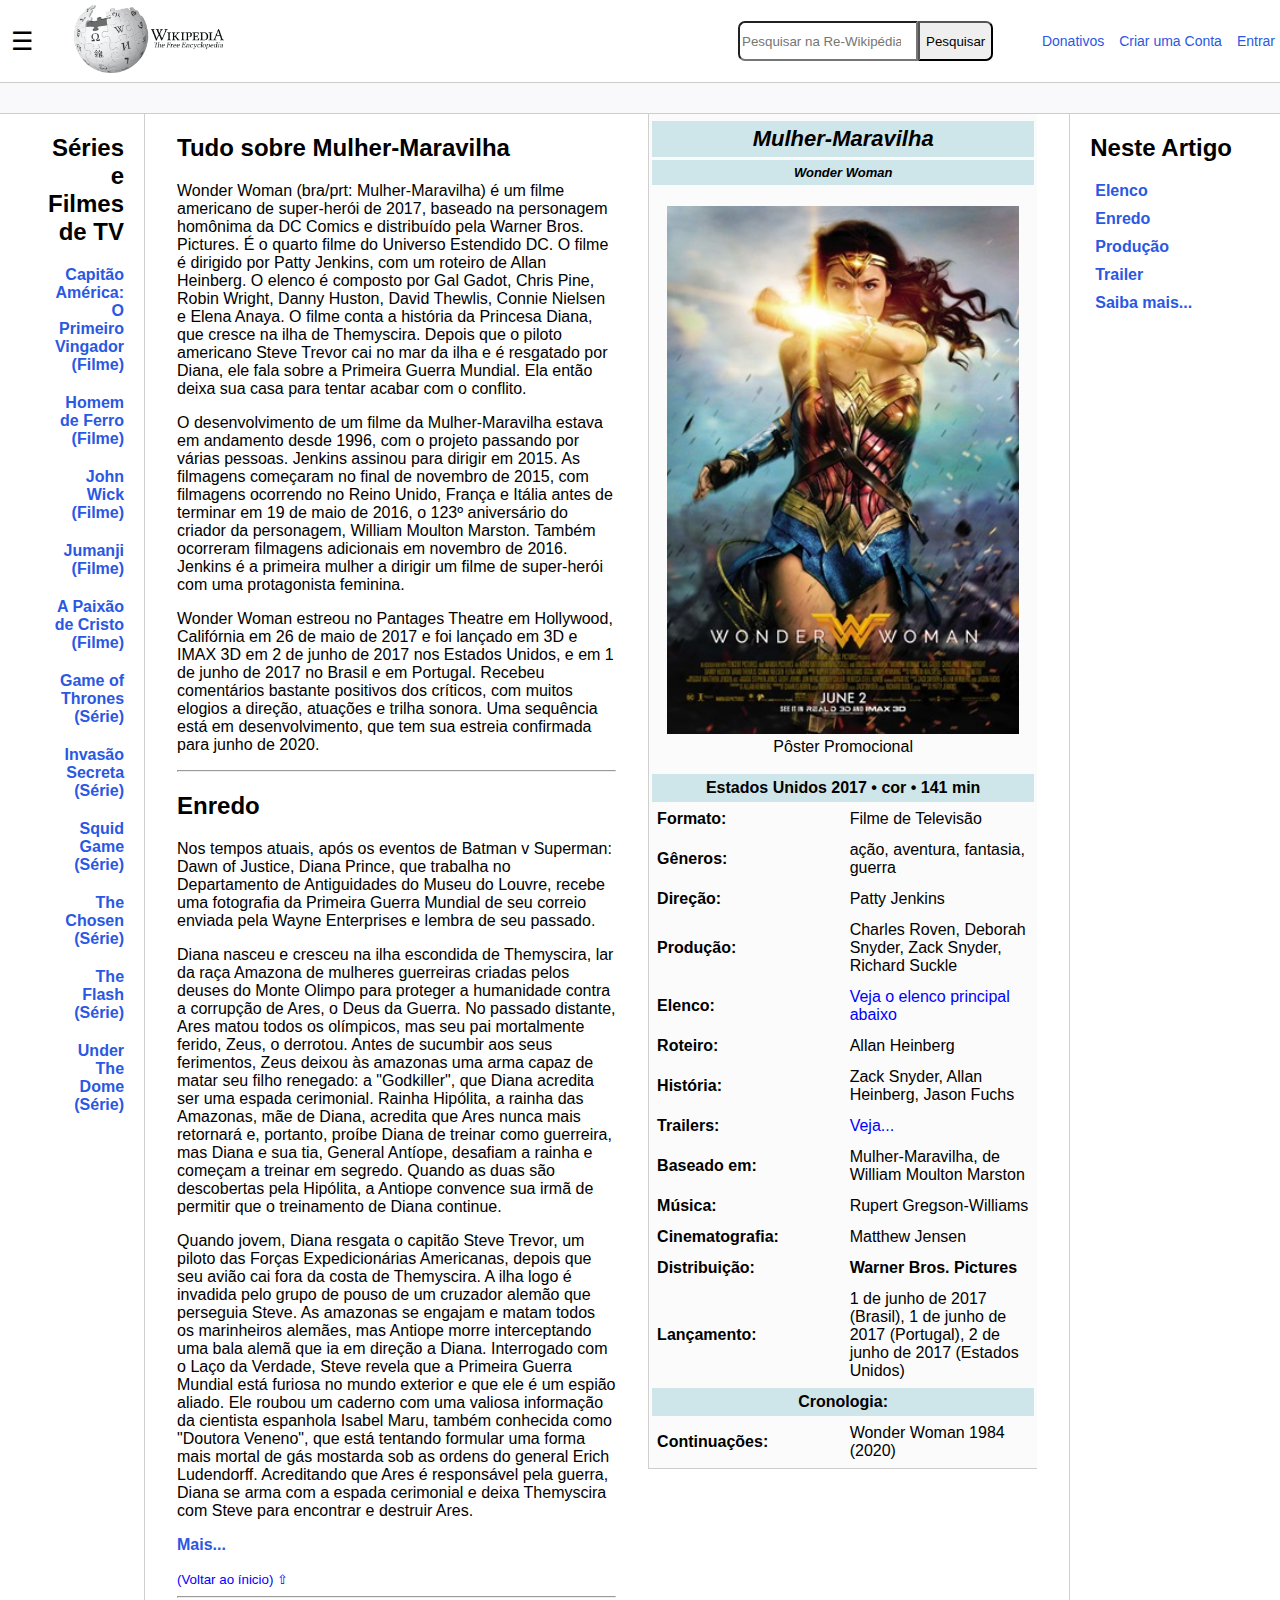
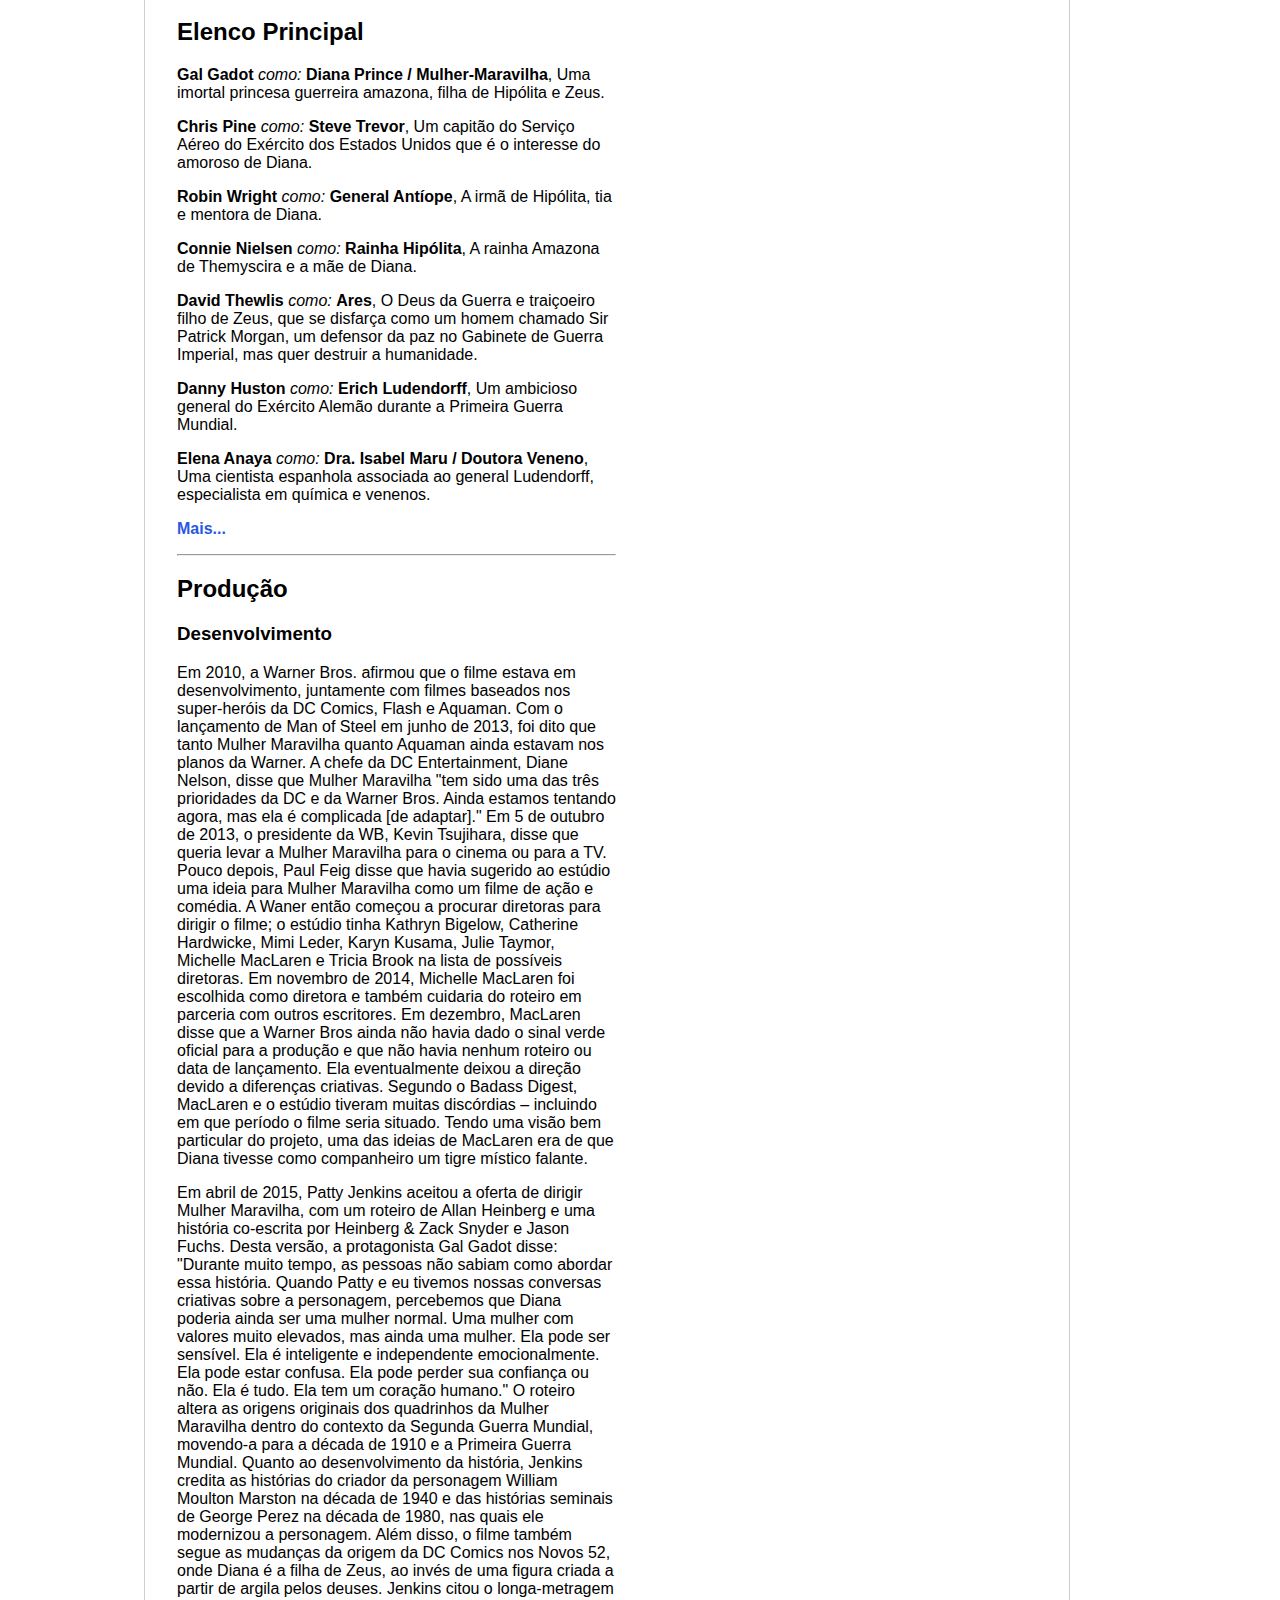
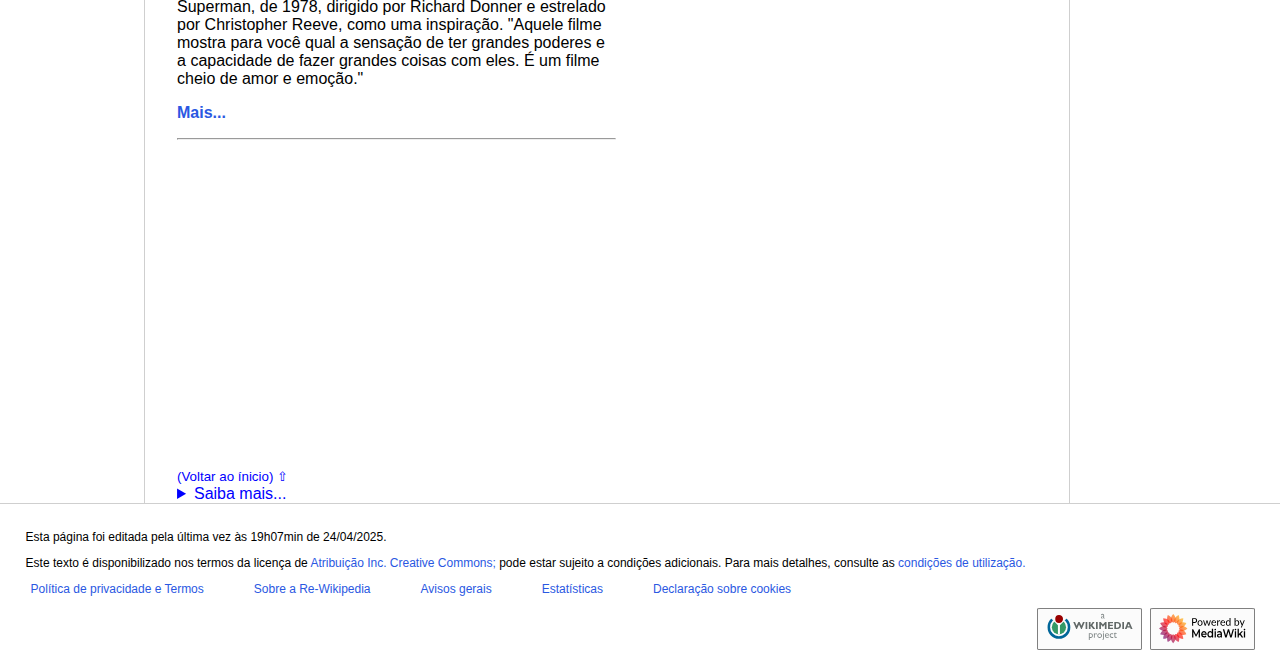
<file: movies/wonder_woman.html>
<!DOCTYPE html>
<html lang="pt-br">
<head>
    <meta charset="UTF-8">
    <meta http-equiv="X-UA-Compatible" content="IE=edge">
    <meta name="viewport" content="width=device-width, initial-scale=1.0">
    <title>Mulher-Maravilha - Re-Wikipedia</title>
    <link rel="stylesheet" href="../assets/css/style.css">

    <style>
		table thead {
			background: rgb(206, 229, 233);
		}
		.info {
			background: rgb(206, 229, 233);
		}
	</style>
</head>
<body>

    <header>
        <button class="menubtt" aria-label="Abrir menu">&#9776;</button>
        <nav class="menu">
            <ul>
                <li><a href="../home-page.html">Ínicio</a></li>
                <li><a href="#sobre">Sobre</a></li>
                <li><a href="#detl">Mais...</a></li>
            </ul>
        </nav>

        <picture id="inicio" class="logotipo">
            <img  src="../assets/images/wikipedia-logo.png" width="150" alt="logotipo da wikipedia"/>
            <h1 class="visually-hidden">Re-Wikipédia a enciclopédia livre</h1>
        </picture>

        <form>
            <div class="search">
                <label for="search" class="visually-hidden">Pesquisar na Re-Wikipédia</label>
                <input class="search-bar" type="search" id="search" placeholder="Pesquisar na Re-Wikipédia" name="search" autocomplete="off">
                <button class="search-btn" type="submit">Pesquisar</button>
            </div>
        </form>

        <nav class="important-links">
            <ul>
                <li><a href="#">Donativos</a></li>
                <li><a href="#">Criar uma Conta</a></li>
                <li><a href="#">Entrar</a></li>
            </ul>
        </nav>
    </header>

    <div class="bar"></div>

    <main class="content">
        <div class="sidebar">
            <h2>Séries e Filmes de TV</h2>
            <ul>
                <li><a href="../movies/captain_america_the_first_avenger.html">Capitão América: O Primeiro Vingador (Filme)</a></li>
                <li><a href="../movies/iron-man.html">Homem de Ferro (Filme)</a></li>
                <li><a href="../movies/john-wick.html">John Wick (Filme)</a></li>
                <li><a href="../movies/jumanji.html">Jumanji (Filme)</a></li>
                <li><a href="../movies/the_passion_of_the_christ.html">A Paixão de Cristo (Filme)</a></li>
                <li><a href="../series/game-of-thrones.html">Game of Thrones (Série)</a></li>
                <li><a href="../series/secret-invasion.html">Invasão Secreta (Série)</a></li>
                <li><a href="../series/squid-game.html">Squid Game (Série)</a></li>
                <li><a href="../series/the-chosen.html">The Chosen (Série)</a></li>
                <li><a href="../series/the-flash.html">The Flash (Série)</a></li>
                <li><a href="../series/under-the-dome.html">Under The Dome (Série)</a></li>
            </ul>
        </div>


        <div id="sobre" class="main">
            <h2>Tudo sobre Mulher-Maravilha</h2>
            <p>Wonder Woman (bra/prt: Mulher-Maravilha) é um filme americano de super-herói de 2017, baseado na personagem homônima da DC Comics e distribuído pela Warner Bros. Pictures. É o quarto filme do Universo Estendido DC. O filme é dirigido por Patty Jenkins, com um roteiro de Allan Heinberg. O elenco é composto por Gal Gadot, Chris Pine, Robin Wright, Danny Huston, David Thewlis, Connie Nielsen e Elena Anaya. O filme conta a história da Princesa Diana, que cresce na ilha de Themyscira. Depois que o piloto americano Steve Trevor cai no mar da ilha e é resgatado por Diana, ele fala sobre a Primeira Guerra Mundial. Ela então deixa sua casa para tentar acabar com o conflito.</p>
            <p>O desenvolvimento de um filme da Mulher-Maravilha estava em andamento desde 1996, com o projeto passando por várias pessoas. Jenkins assinou para dirigir em 2015. As filmagens começaram no final de novembro de 2015, com filmagens ocorrendo no Reino Unido, França e Itália antes de terminar em 19 de maio de 2016, o 123º aniversário do criador da personagem, William Moulton Marston. Também ocorreram filmagens adicionais em novembro de 2016. Jenkins é a primeira mulher a dirigir um filme de super-herói com uma protagonista feminina.</p>
            <p>Wonder Woman estreou no Pantages Theatre em Hollywood, Califórnia em 26 de maio de 2017 e foi lançado em 3D e IMAX 3D em 2 de junho de 2017 nos Estados Unidos, e em 1 de junho de 2017 no Brasil e em Portugal. Recebeu comentários bastante positivos dos críticos, com muitos elogios a direção, atuações e trilha sonora. Uma sequência está em desenvolvimento, que tem sua estreia confirmada para junho de 2020.</p>
            
            <hr>

            <h2 id="enredo">Enredo</h2>
            <p>Nos tempos atuais, após os eventos de Batman v Superman: Dawn of Justice, Diana Prince, que trabalha no Departamento de Antiguidades do Museu do Louvre, recebe uma fotografia da Primeira Guerra Mundial de seu correio enviada pela Wayne Enterprises e lembra de seu passado.</p>
            <p>Diana nasceu e cresceu na ilha escondida de Themyscira, lar da raça Amazona de mulheres guerreiras criadas pelos deuses do Monte Olimpo para proteger a humanidade contra a corrupção de Ares, o Deus da Guerra. No passado distante, Ares matou todos os olímpicos, mas seu pai mortalmente ferido, Zeus, o derrotou. Antes de sucumbir aos seus ferimentos, Zeus deixou às amazonas uma arma capaz de matar seu filho renegado: a "Godkiller", que Diana acredita ser uma espada cerimonial. Rainha Hipólita, a rainha das Amazonas, mãe de Diana, acredita que Ares nunca mais retornará e, portanto, proíbe Diana de treinar como guerreira, mas Diana e sua tia, General Antíope, desafiam a rainha e começam a treinar em segredo. Quando as duas são descobertas pela Hipólita, a Antiope convence sua irmã de permitir que o treinamento de Diana continue.</p>
            <p>Quando jovem, Diana resgata o capitão Steve Trevor, um piloto das Forças Expedicionárias Americanas, depois que seu avião cai fora da costa de Themyscira. A ilha logo é invadida pelo grupo de pouso de um cruzador alemão que perseguia Steve. As amazonas se engajam e matam todos os marinheiros alemães, mas Antiope morre interceptando uma bala alemã que ia em direção a Diana. Interrogado com o Laço da Verdade, Steve revela que a Primeira Guerra Mundial está furiosa no mundo exterior e que ele é um espião aliado. Ele roubou um caderno com uma valiosa informação da cientista espanhola Isabel Maru, também conhecida como "Doutora Veneno", que está tentando formular uma forma mais mortal de gás mostarda sob as ordens do general Erich Ludendorff. Acreditando que Ares é responsável pela guerra, Diana se arma com a espada cerimonial e deixa Themyscira com Steve para encontrar e destruir Ares.</p>
            <p class="more">Mais...</p>
            <small class="b-inicio"><a href="#inicio">(Voltar ao ínicio) ⇧</a></small>

            <hr>

            <h2 id="elenco">Elenco Principal</h2>
            <p><strong>Gal Gadot</strong> <em>como:</em> <strong>Diana Prince / Mulher-Maravilha</strong>, Uma imortal princesa guerreira amazona, filha de Hipólita e Zeus.</p>
            <p><strong>Chris Pine</strong> <em>como:</em> <strong>Steve Trevor</strong>, Um capitão do Serviço Aéreo do Exército dos Estados Unidos que é o interesse do amoroso de Diana.</p>
            <p><strong>Robin Wright</strong> <em>como:</em> <strong>General Antíope</strong>, A irmã de Hipólita, tia e mentora de Diana.</p>
            <p><strong>Connie Nielsen</strong> <em>como:</em> <strong>Rainha Hipólita</strong>, A rainha Amazona de Themyscira e a mãe de Diana.</p>
            <p><strong>David Thewlis</strong> <em>como:</em> <strong>Ares</strong>, O Deus da Guerra e traiçoeiro filho de Zeus, que se disfarça como um homem chamado Sir Patrick Morgan, um defensor da paz no Gabinete de Guerra Imperial, mas quer destruir a humanidade.</p>
            <p><strong>Danny Huston</strong> <em>como:</em> <strong>Erich Ludendorff</strong>, Um ambicioso general do Exército Alemão durante a Primeira Guerra Mundial.</p>
            <p><strong>Elena Anaya</strong> <em>como:</em> <strong>Dra. Isabel Maru / Doutora Veneno</strong>, Uma cientista espanhola associada ao general Ludendorff, especialista em química e venenos.</p>
            <p class="more">Mais...</p>

            <hr>

            <h2 id="producao">Produção</h2>
            <h3>Desenvolvimento</h3>
            <p>Em 2010, a Warner Bros. afirmou que o filme estava em desenvolvimento, juntamente com filmes baseados nos super-heróis da DC Comics, Flash e Aquaman. Com o lançamento de Man of Steel em junho de 2013, foi dito que tanto Mulher Maravilha quanto Aquaman ainda estavam nos planos da Warner. A chefe da DC Entertainment, Diane Nelson, disse que Mulher Maravilha "tem sido uma das três prioridades da DC e da Warner Bros. Ainda estamos tentando agora, mas ela é complicada [de adaptar]." Em 5 de outubro de 2013, o presidente da WB, Kevin Tsujihara, disse que queria levar a Mulher Maravilha para o cinema ou para a TV. Pouco depois, Paul Feig disse que havia sugerido ao estúdio uma ideia para Mulher Maravilha como um filme de ação e comédia. A Waner então começou a procurar diretoras para dirigir o filme; o estúdio tinha Kathryn Bigelow, Catherine Hardwicke, Mimi Leder, Karyn Kusama, Julie Taymor, Michelle MacLaren e Tricia Brook na lista de possíveis diretoras. Em novembro de 2014, Michelle MacLaren foi escolhida como diretora e também cuidaria do roteiro em parceria com outros escritores. Em dezembro, MacLaren disse que a Warner Bros ainda não havia dado o sinal verde oficial para a produção e que não havia nenhum roteiro ou data de lançamento. Ela eventualmente deixou a direção devido a diferenças criativas. Segundo o Badass Digest, MacLaren e o estúdio tiveram muitas discórdias – incluindo em que período o filme seria situado. Tendo uma visão bem particular do projeto, uma das ideias de MacLaren era de que Diana tivesse como companheiro um tigre místico falante.</p>
            <p>Em abril de 2015, Patty Jenkins aceitou a oferta de dirigir Mulher Maravilha, com um roteiro de Allan Heinberg e uma história co-escrita por Heinberg & Zack Snyder e Jason Fuchs. Desta versão, a protagonista Gal Gadot disse:
                "Durante muito tempo, as pessoas não sabiam como abordar essa história. Quando Patty e eu tivemos nossas conversas criativas sobre a personagem, percebemos que Diana poderia ainda ser uma mulher normal. Uma mulher com valores muito elevados, mas ainda uma mulher. Ela pode ser sensível. Ela é inteligente e independente emocionalmente. Ela pode estar confusa. Ela pode perder sua confiança ou não. Ela é tudo. Ela tem um coração humano."
                O roteiro altera as origens originais dos quadrinhos da Mulher Maravilha dentro do contexto da Segunda Guerra Mundial, movendo-a para a década de 1910 e a Primeira Guerra Mundial. Quanto ao desenvolvimento da história, Jenkins credita as histórias do criador da personagem William Moulton Marston na década de 1940 e das histórias seminais de George Perez na década de 1980, nas quais ele modernizou a personagem. Além disso, o filme também segue as mudanças da origem da DC Comics nos Novos 52, onde Diana é a filha de Zeus, ao invés de uma figura criada a partir de argila pelos deuses. Jenkins citou o longa-metragem Superman, de 1978, dirigido por Richard Donner e estrelado por Christopher Reeve, como uma inspiração. "Aquele filme mostra para você qual a sensação de ter grandes poderes e a capacidade de fazer grandes coisas com eles. É um filme cheio de amor e emoção."</p>
            <p class="more">Mais...</p>

            <hr>
            
            <iframe id="trailer" class="iframe" width="560" height="315" src="https://www.youtube.com/embed/I6Gj8Fvukk4?si=MLb8GZmuYb2eQWHr" title="Mulher-Maravilha - Trailer" frameborder="0" allow="accelerometer; autoplay; clipboard-write; encrypted-media; gyroscope; picture-in-picture; web-share" referrerpolicy="strict-origin-when-cross-origin" allowfullscreen></iframe>

            <small class="b-inicio"><a href="#inicio">(Voltar ao ínicio) ⇧</a></small>
            <details id="detl" class="details">
                <summary>Saiba mais...</summary>
                <p class="exdetails">Ainda estamos em construção, volte novamente em outro momento, agradecemos a compreensão..... ;D</p>
            </details>
        
        </div>

        <div class="table">
            <table cellspacing="3" cellpadding="5">
                <caption class="visually-hidden">Tabela contendo informações sobre o assunto</caption>
                <thead>
                    <tr>
                        <th colspan="2">Mulher-Maravilha</th>
                    </tr>

                    <tr>
                        <th colspan="2" class="subname">Wonder Woman</th>
                    </tr>
                </thead>
            
                <tbody>
                    <tr>
                        <td colspan="2">
                            <figure style="margin: 10px;">
                                <img src="../assets/images/movies-wonder_woman.jpg" alt="Imagem do filme que aparece na TV" width="100%">
                                <figcaption>Pôster Promocional</figcaption>
                            </figure>
                        </td>
                    </tr>

                    <tr class="info">
                        <td colspan="2">Estados Unidos
                            2017 •  cor •  141 min </td>
                    </tr>
                    
                    <tr>
                    	<th>Formato:</th>
                        <td>Filme de Televisão</td>
                    </tr>
            
                    <tr>
                        <th>Gêneros:</th>
                        <td>ação, aventura, fantasia, guerra</td>
                    </tr>

                    <tr>
                        <th>Direção:</th>
                        <td>Patty Jenkins</td>
                    </tr>

                    <tr>
                        <th>Produção:</th>
                        <td>Charles Roven,
                            Deborah Snyder,
                            Zack Snyder,
                            Richard Suckle</td>
                    </tr>

                    <tr>
                        <th>Elenco:</th>
                        <td><a href="#elenco">Veja o elenco principal abaixo</a></td>
                    </tr>

                    <tr>
                        <th>Roteiro:</th>
                        <td>Allan Heinberg</td>
                    </tr>

                    <tr>
                        <th>História:</th>
                        <td>Zack Snyder,
                            Allan Heinberg,
                            Jason Fuchs</td>
                    </tr>

                    <tr>
                        <th>Trailers:</th>
                        <td><a href="#trailer">Veja...</a></td>
                    </tr>

                    <tr>
                        <th>Baseado em:</th>
                        <td>Mulher-Maravilha, de William Moulton Marston</td>
                    </tr>

                    <tr>
                        <th>Música:</th>
                        <td>Rupert Gregson-Williams</td>
                    </tr>

                    <tr>
                        <th>Cinematografia:</th>
                        <td>Matthew Jensen</td>
                    </tr>

                    <tr>
                        <th>Distribuição:</th>
                        <td><strong>Warner Bros. Pictures</strong></td>
                    </tr>

					<tr>
                        <th>Lançamento:</th>
                        <td>1 de junho de 2017 (Brasil),
                            1 de junho de 2017 (Portugal),
                            2 de junho de 2017 (Estados Unidos)</td>
                    </tr>

                    <tr class="info">
                        <td colspan="2">Cronologia:</td>
                    </tr>

                    <tr>
                        <th id="infoemi">Continuações:</th>
                        <td>Wonder Woman 1984 (2020)</td>
						
                    </tr>
                </tbody>
            </table>
        </div>

        <div class="anchors">
            <h2>Neste Artigo</h2>
            <ul>
                <li><a href="#elenco"><strong>Elenco</strong></a></li>
                <li><a href="#enredo"><strong>Enredo</strong></a></li>
                <li><a href="#producao"><strong>Produção</strong></a></li>
                <li><a href="#trailer"><strong>Trailer</strong></a></li>
                <li><a href="#detl"><strong>Saiba mais...</strong></a></li>
            
            </ul>
        </div>
    </main>

    <footer>
        <div class="rodape">
            <p>Esta página foi editada pela última vez às 19h07min de 24/04/2025.</p>
            <p>Este texto é disponibilizado nos termos da licença de <span class="destaque">Atribuição Inc. Creative Commons;</span> pode estar sujeito a condições adicionais. Para mais detalhes, consulte as <span class="destaque">condições de utilização.</span></p>
            <ul>
                <li><a href="#">Política de privacidade e Termos</a></li>
                <li><a href="#">Sobre a Re-Wikipedia</a></li>
                <li><a href="#">Avisos gerais</a></li>
                <li><a href="#">Estatísticas</a></li>
                <li><a href="#">Declaração sobre cookies</a></li>
            </ul>
        </div>
        <div class="img-rodape">
            <figure class="rfigure">
                <img src="../assets/images/footer-wikimedia-button.svg" alt="imagem sobre a wikimedia no rodapé">
            </figure>
            <figure class="rfigure">
                <img src="../assets/images/footer-poweredby_mediawiki.svg" alt="imagem sobre a poweredby_mediawiki no rodapé">
            </figure>
        </div>
    </footer>

    <script src="../assets/js/script.js" defer></script>
</body>
</html>
</file>
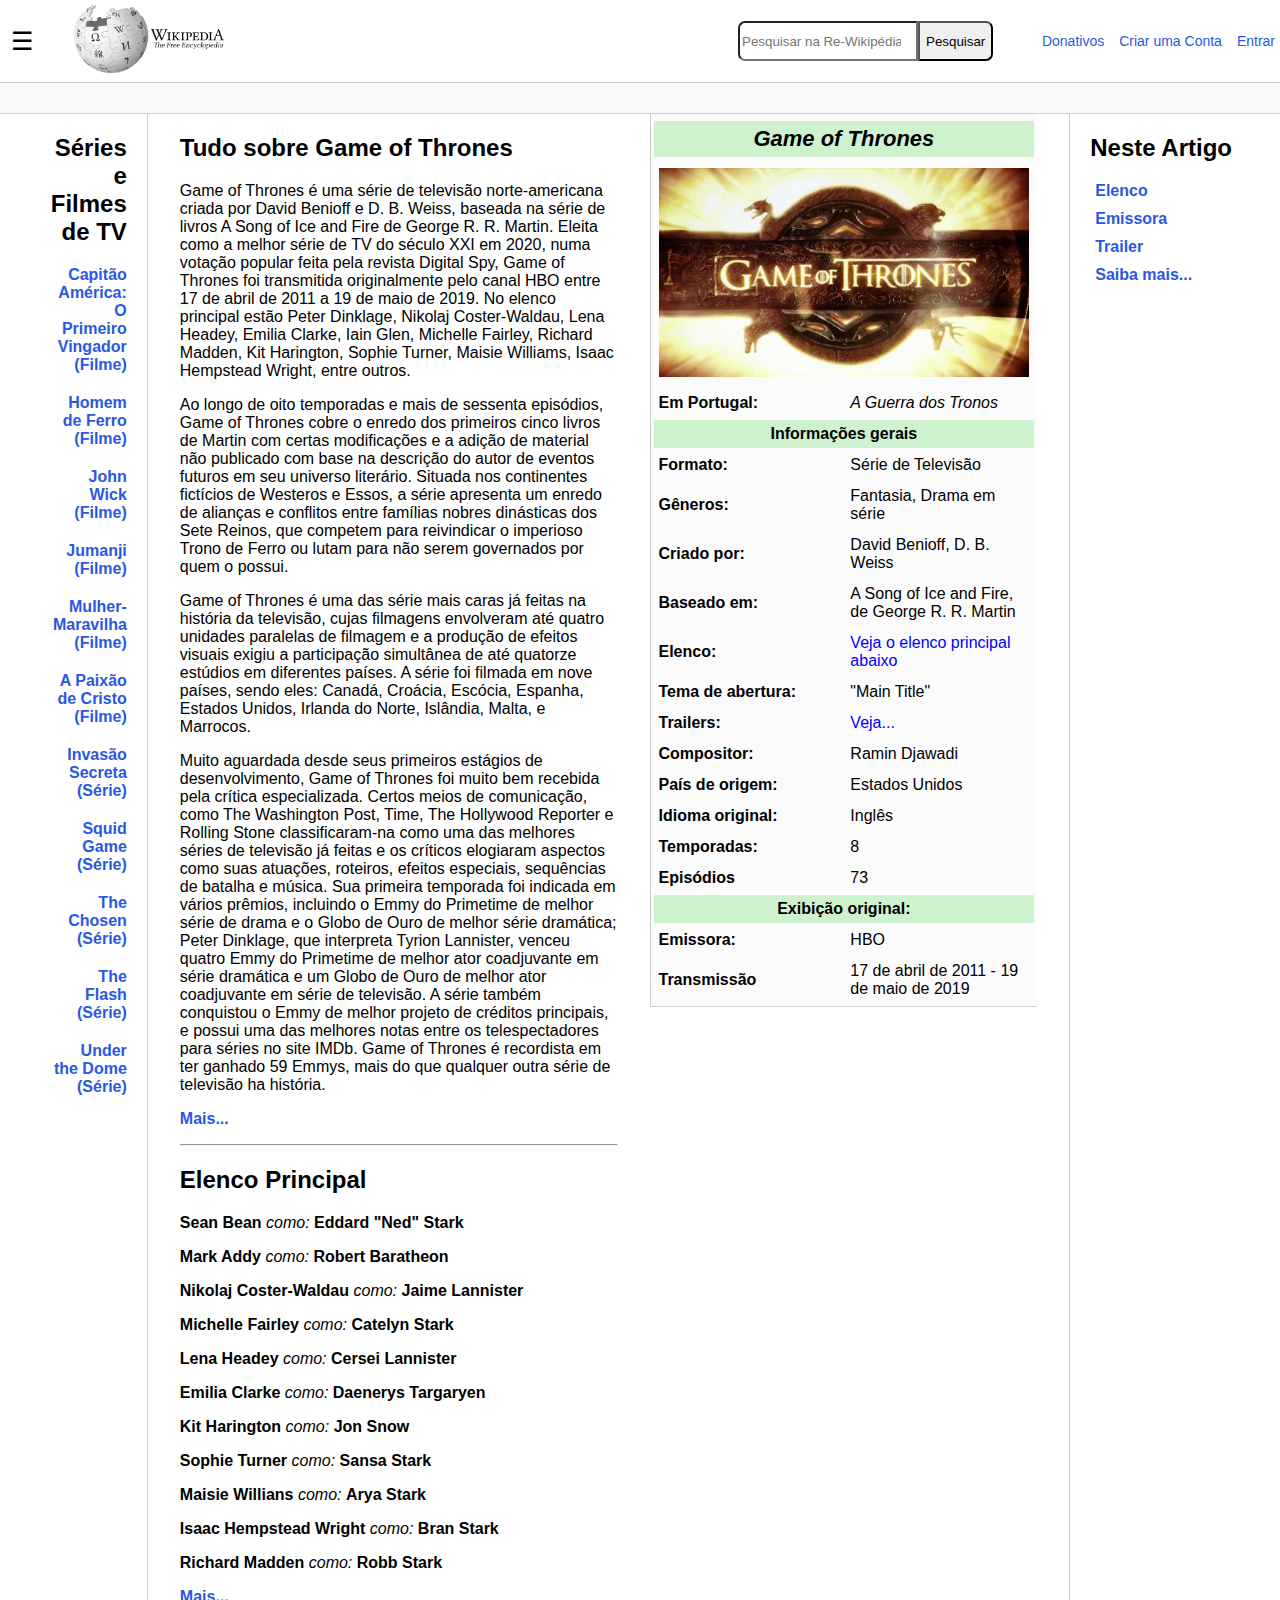
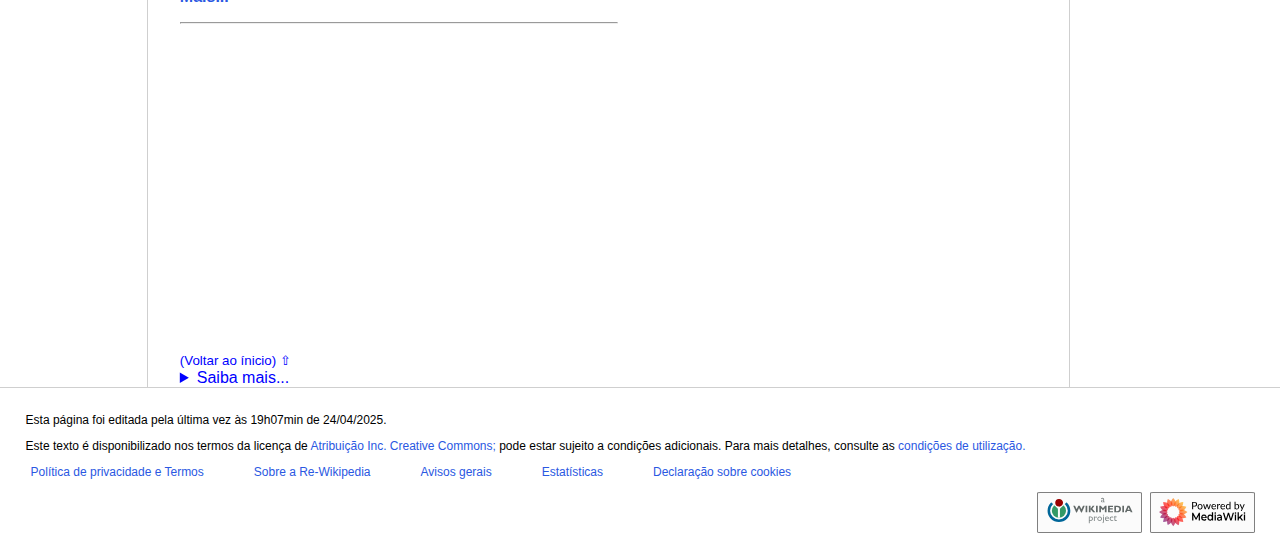
<file: series/game-of-thrones.html>
<!DOCTYPE html>
<html lang="pt-br">
<head>
    <meta charset="UTF-8">
    <meta http-equiv="X-UA-Compatible" content="IE=edge">
    <meta name="viewport" content="width=device-width, initial-scale=1.0">
    <title>Game of Thrones - Re-Wikipedia</title>
    <link rel="stylesheet" href="../assets/css/style.css">
</head>
<body>

    <header>
        <button class="menubtt" aria-label="Abrir menu">&#9776;</button>
        <nav class="menu">
            <ul>
                <li><a href="../home-page.html">Ínicio</a></li>
                <li><a href="#sobre">Sobre</a></li>
                <li><a href="#detl">Mais...</a></li>
            </ul>
        </nav>

        <picture id="inicio">
            <img src="../assets/images/wikipedia-logo.png" width="150" alt="logotipo da wikipedia"/>
            <h1 hidden>Re-Wikipédia a enciclopédia livre</h1>
        </picture>

        <form>
            <div class="search">
                <label for="search" class="visually-hidden">Pesquisar na Re-Wikipédia</label>
                <input class="search-bar" type="search" id="search" placeholder="Pesquisar na Re-Wikipédia" name="search" autocomplete="off">
                <button class="search-btn" type="submit">Pesquisar</button>
            </div>
        </form>

        <nav class="important-links">
            <ul>
                <li><a href="#">Donativos</a></li>
                <li><a href="#">Criar uma Conta</a></li>
                <li><a href="#">Entrar</a></li>
            </ul>
        </nav>

    </header>

    <div class="bar"></div>

    <main class="content">
        <div class="sidebar">
            <h2>Séries e Filmes de TV</h2>
            <ul>
                <li><a href="../movies/captain_america_the_first_avenger.html">Capitão América: O Primeiro Vingador (Filme)</a></li>
                <li><a href="../movies/iron-man.html">Homem de Ferro (Filme)</a></li>
                <li><a href="../movies/john-wick.html">John Wick (Filme)</a></li>
                <li><a href="../movies/jumanji.html">Jumanji (Filme)</a></li>
                <li><a href="../movies/wonder_woman.html">Mulher-Maravilha (Filme)</a></li>
                <li><a href="../movies/the_passion_of_the_christ.html">A Paixão de Cristo (Filme)</a></li>
                <li><a href="../series/secret-invasion.html">Invasão Secreta (Série)</a></li>
                <li><a href="../series/squid-game.html">Squid Game (Série)</a></li>
                <li><a href="../series/the-chosen.html">The Chosen (Série)</a></li>
                <li><a href="../series/the-flash.html">The Flash (Série)</a></li>
                <li><a href="../series/under-the-dome.html">Under the Dome (Série)</a></li>
            </ul>
        </div>


        <div id="sobre" class="main">
            <h2>Tudo sobre Game of Thrones</h2>
            <p>Game of Thrones é uma série de televisão norte-americana criada por David Benioff e D. B. Weiss, baseada na série de livros A Song of Ice and Fire de George R. R. Martin. Eleita como a melhor série de TV do século XXI em 2020, numa votação popular feita pela revista Digital Spy, Game of Thrones foi transmitida originalmente pelo canal HBO entre 17 de abril de 2011 a 19 de maio de 2019. No elenco principal estão Peter Dinklage, Nikolaj Coster-Waldau, Lena Headey, Emilia Clarke, Iain Glen, Michelle Fairley, Richard Madden, Kit Harington, Sophie Turner, Maisie Williams, Isaac Hempstead Wright, entre outros.</p>
            <p>Ao longo de oito temporadas e mais de sessenta episódios, Game of Thrones cobre o enredo dos primeiros cinco livros de Martin com certas modificações e a adição de material não publicado com base na descrição do autor de eventos futuros em seu universo literário. Situada nos continentes fictícios de Westeros e Essos, a série apresenta um enredo de alianças e conflitos entre famílias nobres dinásticas dos Sete Reinos, que competem para reivindicar o imperioso Trono de Ferro ou lutam para não serem governados por quem o possui.</p>
            <p>Game of Thrones é uma das série mais caras já feitas na história da televisão, cujas filmagens envolveram até quatro unidades paralelas de filmagem e a produção de efeitos visuais exigiu a participação simultânea de até quatorze estúdios em diferentes países. A série foi filmada em nove países, sendo eles: Canadá, Croácia, Escócia, Espanha, Estados Unidos, Irlanda do Norte, Islândia, Malta, e Marrocos.</p>
            <p>Muito aguardada desde seus primeiros estágios de desenvolvimento, Game of Thrones foi muito bem recebida pela crítica especializada. Certos meios de comunicação, como The Washington Post, Time, The Hollywood Reporter e Rolling Stone classificaram-na como uma das melhores séries de televisão já feitas e os críticos elogiaram aspectos como suas atuações, roteiros, efeitos especiais, sequências de batalha e música. Sua primeira temporada foi indicada em vários prêmios, incluindo o Emmy do Primetime de melhor série de drama e o Globo de Ouro de melhor série dramática; Peter Dinklage, que interpreta Tyrion Lannister, venceu quatro Emmy do Primetime de melhor ator coadjuvante em série dramática e um Globo de Ouro de melhor ator coadjuvante em série de televisão. A série também conquistou o Emmy de melhor projeto de créditos principais, e possui uma das melhores notas entre os telespectadores para séries no site IMDb. Game of Thrones é recordista em ter ganhado 59 Emmys, mais do que qualquer outra série de televisão ha história.</p>
            <p class="more">Mais...</p>

            <hr>

            <h2 id="elenco">Elenco Principal</h2>
            <p><strong>Sean Bean</strong> <em>como:</em> <strong>Eddard "Ned" Stark</strong></p>
            <p><strong>Mark Addy</strong> <em>como:</em> <strong>Robert Baratheon</strong></p>
            <p><strong>Nikolaj Coster-Waldau</strong> <em>como:</em> <strong>Jaime Lannister</strong></p>
            <p><strong>Michelle Fairley</strong> <em>como:</em> <strong>Catelyn Stark</strong></p>
            <p><strong>Lena Headey</strong> <em>como:</em> <strong>Cersei Lannister</strong></p>
            <p><strong>Emilia Clarke</strong> <em>como:</em> <strong>Daenerys Targaryen</strong></p>
            <p><strong>Kit Harington</strong> <em>como:</em> <strong>Jon Snow</strong></p>
            <p><strong>Sophie Turner</strong> <em>como:</em> <strong>Sansa Stark</strong></p>
            <p><strong>Maisie Willians</strong> <em>como:</em> <strong>Arya Stark</strong></p>
            <p><strong>Isaac Hempstead Wright</strong> <em>como:</em> <strong>Bran Stark</strong></p>
            <p><strong>Richard Madden</strong> <em>como:</em> <strong>Robb Stark</strong></p>
            <p class="more">Mais...</p>

            <hr>
            
            <iframe id="trailer-GoT" class="iframe" width="560" height="315" src="https://www.youtube.com/embed/KPLWWIOCOOQ?si=PoOSdDE2Qi5c1zhz" title="Game of Thrones - Trailer" frameborder="0" allow="accelerometer; autoplay; clipboard-write; encrypted-media; gyroscope; picture-in-picture; web-share" referrerpolicy="strict-origin-when-cross-origin" allowfullscreen></iframe>

            <small><a href="#inicio">(Voltar ao ínicio) ⇧</a></small>
            <details id="detl" class="details">
                <summary>Saiba mais...</summary>
                <p class="exdetails">Ainda estamos em construção, volte novamente em outro momento, agradecemos a compreensão..... ;D</p>
            </details>
        
        </div>

        <div class="table">
            
            <table cellspacing="3" cellpadding="5">
                <caption class="visually-hidden">Tabela contendo informações sobre o assunto</caption>
                <thead>
                    <tr>
                        <th colspan="2">Game of Thrones</th>
                    </tr>
                </thead>
            
                <tbody>
                    <tr>
                        <td colspan="2">
                            <img src="../assets/images/series-game-of-thrones.png" alt="Imagem do brasão da série que aparece na TV" width="100%">
                        </td>
                    </tr>

                    <tr>
                        <th>Em Portugal:</th>
                        <td><em>A Guerra dos Tronos</em></td>
                    </tr>

                    <tr class="info">
                        <td colspan="2">Informações gerais</td>
                    </tr>
                    
                    <tr>
                        <th>Formato:</th>
                        <td>Série de Televisão</td>
                    </tr>
            
                    <tr>
                        <th>Gêneros:</th>
                        <td>Fantasia, Drama em série</td>
                    </tr>

                    <tr>
                        <th>Criado por:</th>
                        <td>David Benioff, D. B. Weiss</td>
                    </tr>

                    <tr>
                        <th>Baseado em:</th>
                        <td>A Song of Ice and Fire, de George R. R. Martin</td>
                    </tr>

                    <tr>
                        <th>Elenco:</th>
                        <td><a href="#elenco">Veja o elenco principal abaixo</a></td>
                    </tr>

                    <tr>
                        <th>Tema de abertura:</th>
                        <td>"Main Title"</td>
                    </tr>

                    <tr>
                        <th>Trailers:</th>
                        <td><a href="#trailer-GoT">Veja...</a></td>
                    </tr>

                    <tr>
                        <th>Compositor:</th>
                        <td>Ramin Djawadi</td>
                    </tr>

                    <tr>
                        <th>País de origem:</th>
                        <td>Estados Unidos</td>
                    </tr>

                    <tr>
                        <th>Idioma original:</th>
                        <td>Inglês</td>
                    </tr>

                    <tr>
                        <th>Temporadas:</th>
                        <td>8</td>
                    </tr>

                    <tr>
                        <th>Episódios</th>
                        <td>73</td>
                    </tr>

                    <tr class="info">
                        <td colspan="2">Exibição original:</td>
                    </tr>

                    <tr>
                        <th id="infoemi">Emissora:</th>
                        <td>HBO</td>
                    </tr>

                    <tr>
                        <th>Transmissão</th>
                        <td>17 de abril de 2011 - 19 de maio de 2019</td>
                    </tr>
                </tbody>
            </table>
        </div>

        <div class="anchors">
            <h2>Neste Artigo</h2>
            <ul>
                <li><a href="#elenco"><strong>Elenco</strong></a></li>
                <li><a href="#infoemi"><strong>Emissora</strong></a></li>
                <li><a href="#trailer-GoT"><strong>Trailer</strong></a></li>
                <li><a href="#detl"><strong>Saiba mais...</strong></a></li>
            </ul>
        </div>
    </main>

    <footer>
        <div class="rodape">
            <p>Esta página foi editada pela última vez às 19h07min de 24/04/2025.</p>
            <p>Este texto é disponibilizado nos termos da licença de <span class="destaque">Atribuição Inc. Creative Commons;</span> pode estar sujeito a condições adicionais. Para mais detalhes, consulte as <span class="destaque">condições de utilização.</span></p>
            <ul>
                <li><a href="#">Política de privacidade e Termos</a></li>
                <li><a href="#">Sobre a Re-Wikipedia</a></li>
                <li><a href="#">Avisos gerais</a></li>
                <li><a href="#">Estatísticas</a></li>
                <li><a href="#">Declaração sobre cookies</a></li>
            </ul>
        </div>
        <div class="img-rodape">
            <figure class="rfigure">
                <img src="../assets/images/footer-wikimedia-button.svg" alt="imagem sobre a wikimedia no rodapé">
            </figure>
            <figure class="rfigure">
                <img src="../assets/images/footer-poweredby_mediawiki.svg" alt="imagem sobre a poweredby_mediawiki no rodapé">
            </figure>
        </div>
    </footer>

    <script src="../assets/js/script.js" defer></script>
</body>
</html>
</file>
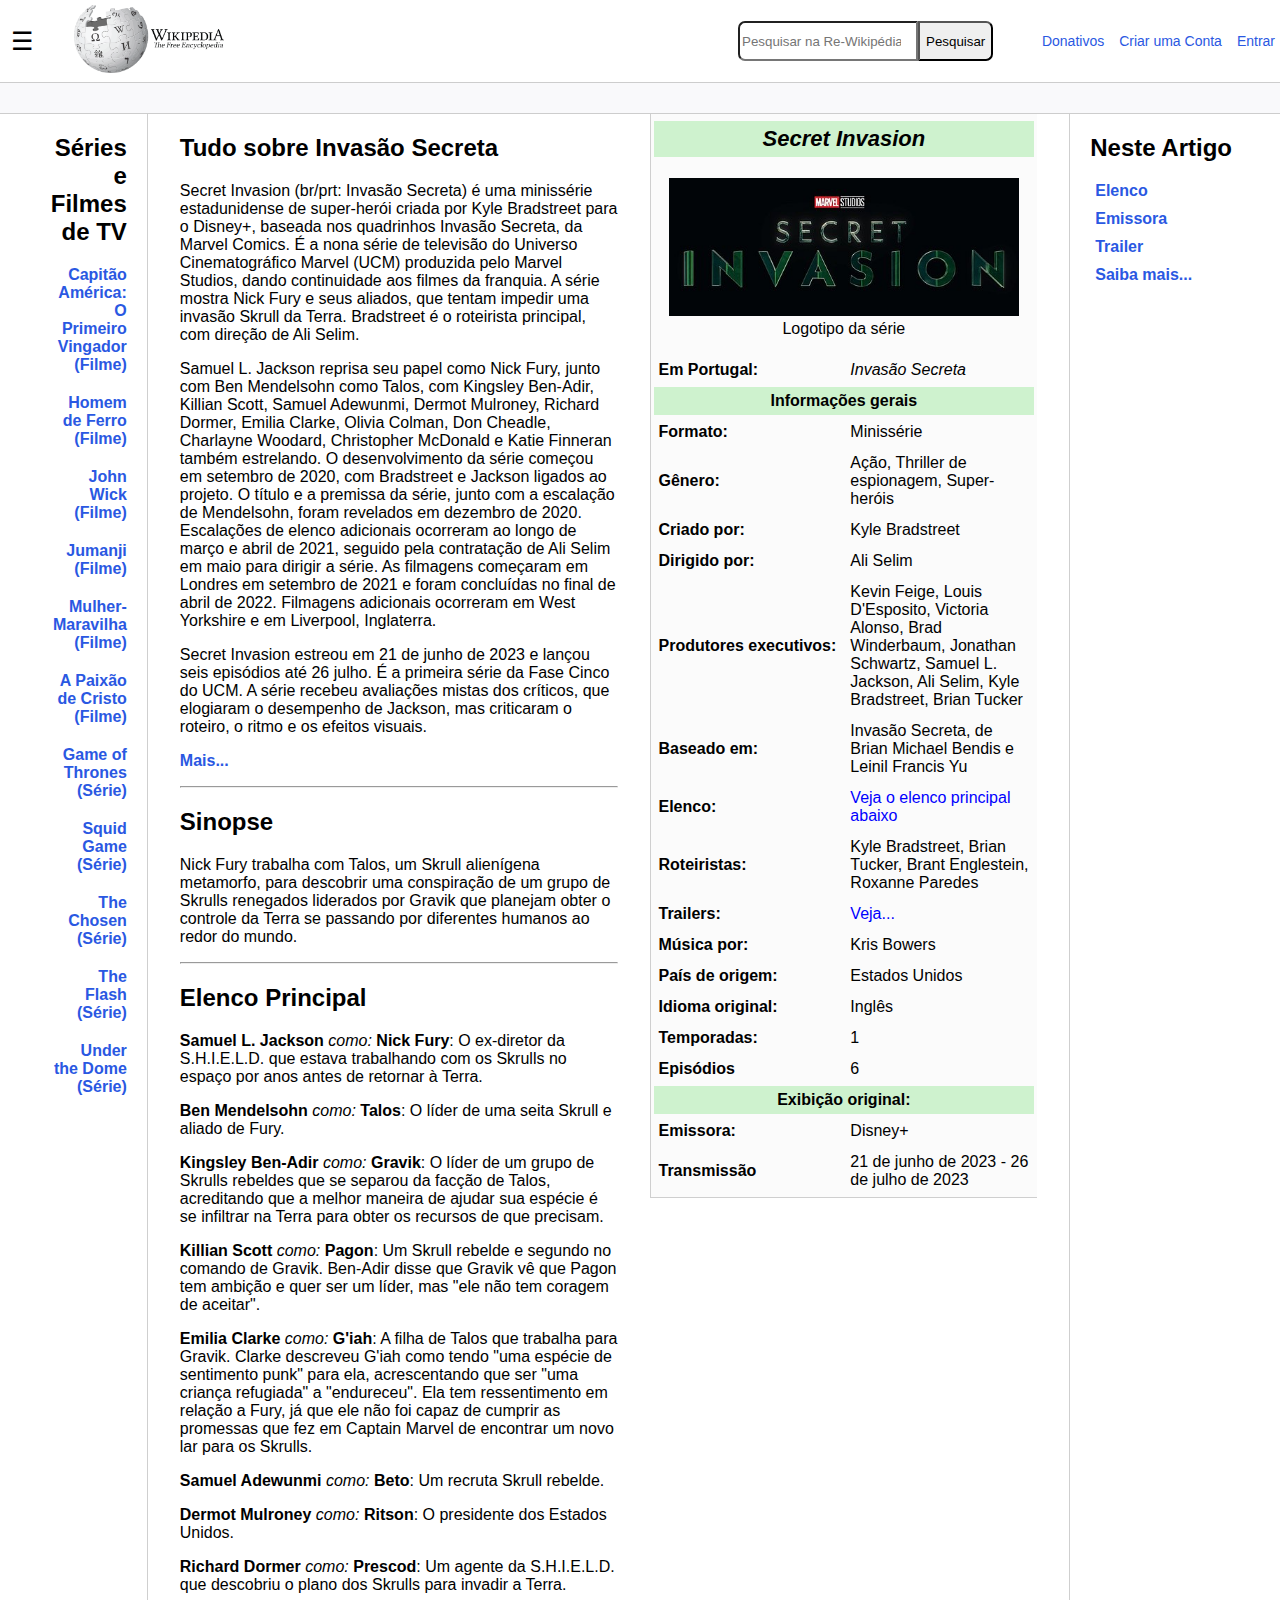
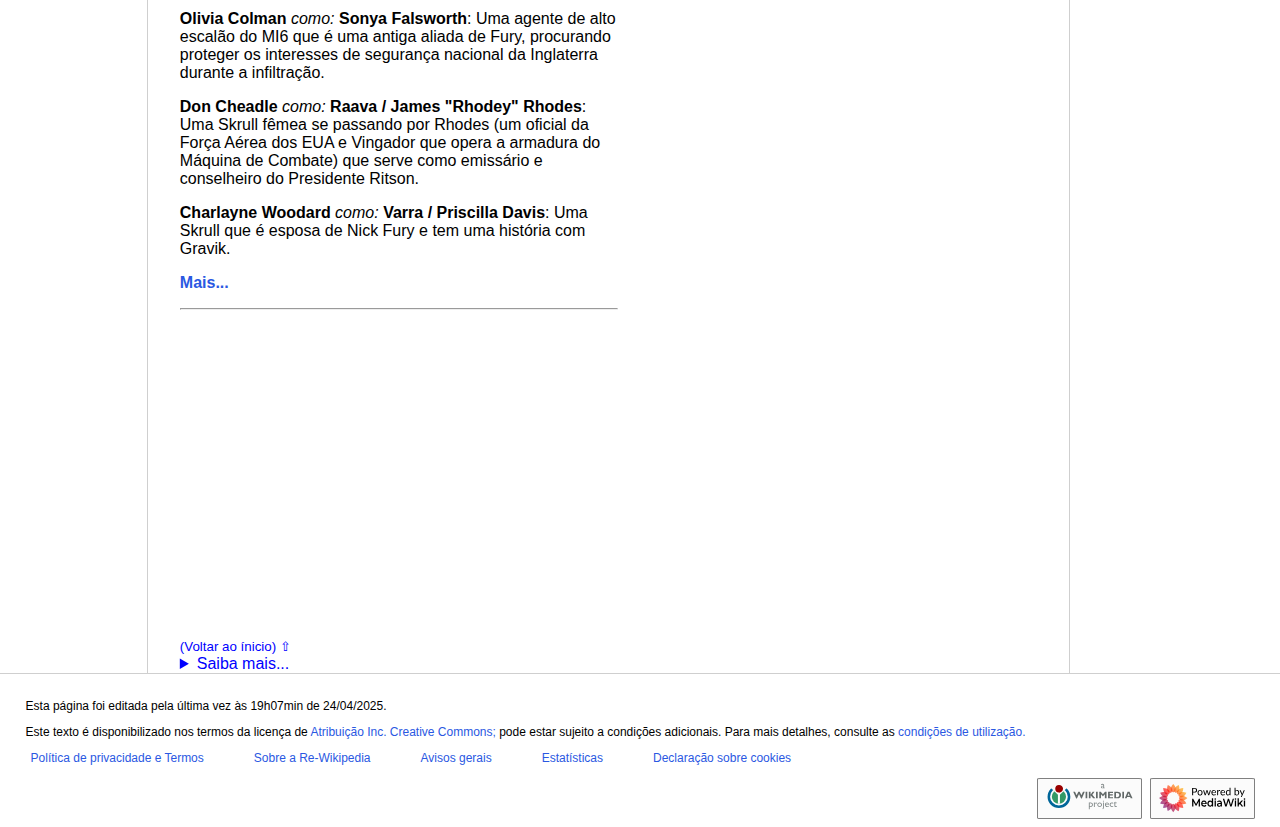
<file: series/secret-invasion.html>
<!DOCTYPE html>
<html lang="pt-br">
<head>
    <meta charset="UTF-8">
    <meta http-equiv="X-UA-Compatible" content="IE=edge">
    <meta name="viewport" content="width=device-width, initial-scale=1.0">
    <title>Invasão Secreta - Re-Wikipedia</title>
    <link rel="stylesheet" href="../assets/css/style.css">
</head>
<body>

    <header>
        <button class="menubtt" aria-label="Abrir menu">&#9776;</button>
        <nav class="menu">
            <ul>
                <li><a href="../home-page.html">Ínicio</a></li>
                <li><a href="#sobre">Sobre</a></li>
                <li><a href="#detl">Mais...</a></li>
            </ul>
        </nav>

        <picture id="inicio">
            <img src="../assets/images/wikipedia-logo.png" width="150" alt="logotipo da wikipedia"/>
            <h1 hidden>Re-Wikipédia a enciclopédia livre</h1>
        </picture>

        <form>
            <div class="search">
                <label for="search" class="visually-hidden">Pesquisar na Re-Wikipédia</label>
                <input class="search-bar" type="search" id="search" placeholder="Pesquisar na Re-Wikipédia" name="search" autocomplete="off">
                <button class="search-btn" type="submit">Pesquisar</button>
            </div>
        </form>

        <nav class="important-links">
            <ul>
                <li><a href="#">Donativos</a></li>
                <li><a href="#">Criar uma Conta</a></li>
                <li><a href="#">Entrar</a></li>
            </ul>
        </nav>

    </header>

    <div class="bar"></div>

    <main class="content">
        <div class="sidebar">
            <h2>Séries e Filmes de TV</h2>
            <ul>
                <li><a href="../movies/captain_america_the_first_avenger.html">Capitão América: O Primeiro Vingador (Filme)</a></li>
                <li><a href="../movies/iron-man.html">Homem de Ferro (Filme)</a></li>
                <li><a href="../movies/john-wick.html">John Wick (Filme)</a></li>
                <li><a href="../movies/jumanji.html">Jumanji (Filme)</a></li>
                <li><a href="../movies/wonder_woman.html">Mulher-Maravilha (Filme)</a></li>
                <li><a href="../movies/the_passion_of_the_christ.html">A Paixão de Cristo (Filme)</a></li>
                <li><a href="../series/game-of-thrones.html">Game of Thrones (Série)</a></li>
                <li><a href="../series/squid-game.html">Squid Game (Série)</a></li>
                <li><a href="../series/the-chosen.html">The Chosen (Série)</a></li>
                <li><a href="../series/the-flash.html">The Flash (Série)</a></li>
                <li><a href="../series/under-the-dome.html">Under the Dome (Série)</a></li>
            </ul>
        </div>


        <div id="sobre" class="main">
            <h2>Tudo sobre Invasão Secreta</h2>
            <p>Secret Invasion (br/prt: Invasão Secreta) é uma minissérie estadunidense de super-herói criada por Kyle Bradstreet para o Disney+, baseada nos quadrinhos Invasão Secreta, da Marvel Comics. É a nona série de televisão do Universo Cinematográfico Marvel (UCM) produzida pelo Marvel Studios, dando continuidade aos filmes da franquia. A série mostra Nick Fury e seus aliados, que tentam impedir uma invasão Skrull da Terra. Bradstreet é o roteirista principal, com direção de Ali Selim.</p>
            <p>Samuel L. Jackson reprisa seu papel como Nick Fury, junto com Ben Mendelsohn como Talos, com Kingsley Ben-Adir, Killian Scott, Samuel Adewunmi, Dermot Mulroney, Richard Dormer, Emilia Clarke, Olivia Colman, Don Cheadle, Charlayne Woodard, Christopher McDonald e Katie Finneran também estrelando. O desenvolvimento da série começou em setembro de 2020, com Bradstreet e Jackson ligados ao projeto. O título e a premissa da série, junto com a escalação de Mendelsohn, foram revelados em dezembro de 2020. Escalações de elenco adicionais ocorreram ao longo de março e abril de 2021, seguido pela contratação de Ali Selim em maio para dirigir a série. As filmagens começaram em Londres em setembro de 2021 e foram concluídas no final de abril de 2022. Filmagens adicionais ocorreram em West Yorkshire e em Liverpool, Inglaterra.</p>
            <p>Secret Invasion estreou em 21 de junho de 2023 e lançou seis episódios até 26 julho. É a primeira série da Fase Cinco do UCM. A série recebeu avaliações mistas dos críticos, que elogiaram o desempenho de Jackson, mas criticaram o roteiro, o ritmo e os efeitos visuais.</p>
            <p class="more">Mais...</p>

            <hr>

            <h2>Sinopse</h2>
            <p>Nick Fury trabalha com Talos, um Skrull alienígena metamorfo, para descobrir uma conspiração de um grupo de Skrulls renegados liderados por Gravik que planejam obter o controle da Terra se passando por diferentes humanos ao redor do mundo.</p>

            <hr>

            <h2 id="elenco">Elenco Principal</h2>
            <p><strong>Samuel L. Jackson</strong> <em>como:</em> <strong>Nick Fury</strong>: O ex-diretor da S.H.I.E.L.D. que estava trabalhando com os Skrulls no espaço por anos antes de retornar à Terra.</p>
            <p><strong>Ben Mendelsohn</strong> <em>como:</em> <strong>Talos</strong>: O líder de uma seita Skrull e aliado de Fury.</p>
            <p><strong>Kingsley Ben-Adir</strong> <em>como:</em> <strong>Gravik</strong>: O líder de um grupo de Skrulls rebeldes que se separou da facção de Talos, acreditando que a melhor maneira de ajudar sua espécie é se infiltrar na Terra para obter os recursos de que precisam.</p>
            <p><strong>Killian Scott</strong> <em>como:</em> <strong>Pagon</strong>: Um Skrull rebelde e segundo no comando de Gravik. Ben-Adir disse que Gravik vê que Pagon tem ambição e quer ser um líder, mas "ele não tem coragem de aceitar".</p>
            <p><strong>Emilia Clarke</strong> <em>como:</em> <strong>G'iah</strong>: A filha de Talos que trabalha para Gravik. Clarke descreveu G'iah como tendo "uma espécie de sentimento punk" para ela, acrescentando que ser "uma criança refugiada" a "endureceu". Ela tem ressentimento em relação a Fury, já que ele não foi capaz de cumprir as promessas que fez em Captain Marvel de encontrar um novo lar para os Skrulls.</p>
            <p><strong>Samuel Adewunmi</strong> <em>como:</em> <strong>Beto</strong>: Um recruta Skrull rebelde.</p>
            <p><strong>Dermot Mulroney</strong> <em>como:</em> <strong>Ritson</strong>: O presidente dos Estados Unidos.</p>
            <p><strong>Richard Dormer</strong> <em>como:</em> <strong>Prescod</strong>: Um agente da S.H.I.E.L.D. que descobriu o plano dos Skrulls para invadir a Terra.</p>
            <p><strong>Olivia Colman</strong> <em>como:</em> <strong>Sonya Falsworth</strong>: Uma agente de alto escalão do MI6 que é uma antiga aliada de Fury, procurando proteger os interesses de segurança nacional da Inglaterra durante a infiltração.</p>
            <p><strong>Don Cheadle</strong> <em>como:</em> <strong>Raava / James "Rhodey" Rhodes</strong>: Uma Skrull fêmea se passando por Rhodes (um oficial da Força Aérea dos EUA e Vingador que opera a armadura do Máquina de Combate) que serve como emissário e conselheiro do Presidente Ritson.</p>
            <p><strong>Charlayne Woodard</strong> <em>como:</em> <strong>Varra / Priscilla Davis</strong>: Uma Skrull que é esposa de Nick Fury e tem uma história com Gravik.</p>
            <p class="more">Mais...</p>

            <hr>
            
            <iframe id="trailer-GoT" class="iframe" width="560" height="315" src="https://www.youtube.com/embed/sUgwJrirrdI?si=DPQSOzMU8sxe8raO" title="Invasão Secreta - Trailer" frameborder="0" allow="accelerometer; autoplay; clipboard-write; encrypted-media; gyroscope; picture-in-picture; web-share" referrerpolicy="strict-origin-when-cross-origin" allowfullscreen></iframe>

            <small><a href="#inicio">(Voltar ao ínicio) ⇧</a></small>
            <details id="detl" class="details">
                <summary>Saiba mais...</summary>
                <p class="exdetails">Ainda estamos em construção, volte novamente em outro momento, agradecemos a compreensão..... ;D</p>
            </details>
        
        </div>

        <div class="table">
            
            <table cellspacing="3" cellpadding="5">
                <caption class="visually-hidden">Tabela contendo informações sobre o assunto</caption>
                <thead>
                    <tr>
                        <th colspan="2">Secret Invasion</th>
                    </tr>
                </thead>
            
                <tbody>
                    <tr>
                        <td colspan="2">
                            <figure style="margin: 10px;">
                                <img src="../assets/images/series-secret_invasion_poster.jpg" alt="Imagem da série que aparece na TV" width="100%">
                                <figcaption>Logotipo da série</figcaption>
                            </figure>
                        </td>
                    </tr>

                    <tr>
                        <th>Em Portugal:</th>
                        <td><em>Invasão Secreta</em></td>
                    </tr>

                    <tr class="info">
                        <td colspan="2">Informações gerais</td>
                    </tr>
                    
                    <tr>
                        <th>Formato:</th>
                        <td>Minissérie</td>
                    </tr>
            
                    <tr>
                        <th>Gênero:</th>
                        <td>Ação, Thriller de espionagem, Super-heróis</td>
                    </tr>

                    <tr>
                        <th>Criado por:</th>
                        <td>Kyle Bradstreet</td>
                    </tr>

                    <tr>
                        <th>Dirigido por:</th>
                        <td>Ali Selim</td>
                    </tr>

                    <tr>
                        <th>Produtores executivos:</th>
                        <td>Kevin Feige, Louis D'Esposito, Victoria Alonso, Brad Winderbaum, Jonathan Schwartz, Samuel L. Jackson, Ali Selim, Kyle Bradstreet, Brian Tucker</td>
                    </tr>

                    <tr>
                        <th>Baseado em:</th>
                        <td>Invasão Secreta, de Brian Michael Bendis e Leinil Francis Yu</td>
                    </tr>

                    <tr>
                        <th>Elenco:</th>
                        <td><a href="#elenco">Veja o elenco principal abaixo</a></td>
                    </tr>

                    <tr>
                        <th>Roteiristas:</th>
                        <td>Kyle Bradstreet, Brian Tucker, Brant Englestein, Roxanne Paredes</td>
                    </tr>

                    <tr>
                        <th>Trailers:</th>
                        <td><a href="#trailer-GoT">Veja...</a></td>
                    </tr>

                    <tr>
                        <th>Música por:</th>
                        <td>Kris Bowers</td>
                    </tr>

                    <tr>
                        <th>País de origem:</th>
                        <td>Estados Unidos</td>
                    </tr>

                    <tr>
                        <th>Idioma original:</th>
                        <td>Inglês</td>
                    </tr>

                    <tr>
                        <th>Temporadas:</th>
                        <td>1</td>
                    </tr>

                    <tr>
                        <th>Episódios</th>
                        <td>6</td>
                    </tr>

                    <tr class="info">
                        <td colspan="2">Exibição original:</td>
                    </tr>

                    <tr>
                        <th id="infoemi">Emissora:</th>
                        <td>Disney+</td>
                    </tr>

                    <tr>
                        <th>Transmissão</th>
                        <td>21 de junho de 2023 - 26 de julho de 2023</td>
                    </tr>
                </tbody>
            </table>
        </div>

        <div class="anchors">
            <h2>Neste Artigo</h2>
            <ul>
                <li><a href="#elenco"><strong>Elenco</strong></a></li>
                <li><a href="#infoemi"><strong>Emissora</strong></a></li>
                <li><a href="#trailer-GoT"><strong>Trailer</strong></a></li>
                <li><a href="#detl"><strong>Saiba mais...</strong></a></li>
            </ul>
        </div>
    </main>

    <footer>
        <div class="rodape">
            <p>Esta página foi editada pela última vez às 19h07min de 24/04/2025.</p>
            <p>Este texto é disponibilizado nos termos da licença de <span class="destaque">Atribuição Inc. Creative Commons;</span> pode estar sujeito a condições adicionais. Para mais detalhes, consulte as <span class="destaque">condições de utilização.</span></p>
            <ul>
                <li><a href="#">Política de privacidade e Termos</a></li>
                <li><a href="#">Sobre a Re-Wikipedia</a></li>
                <li><a href="#">Avisos gerais</a></li>
                <li><a href="#">Estatísticas</a></li>
                <li><a href="#">Declaração sobre cookies</a></li>
            </ul>
        </div>
        <div class="img-rodape">
            <figure class="rfigure">
                <img src="../assets/images/footer-wikimedia-button.svg" alt="imagem sobre a wikimedia no rodapé">
            </figure>
            <figure class="rfigure">
                <img src="../assets/images/footer-poweredby_mediawiki.svg" alt="imagem sobre a poweredby_mediawiki no rodapé">
            </figure>
        </div>
    </footer>

    <script src="../assets/js/script.js" defer></script>
</body>
</html>
</file>
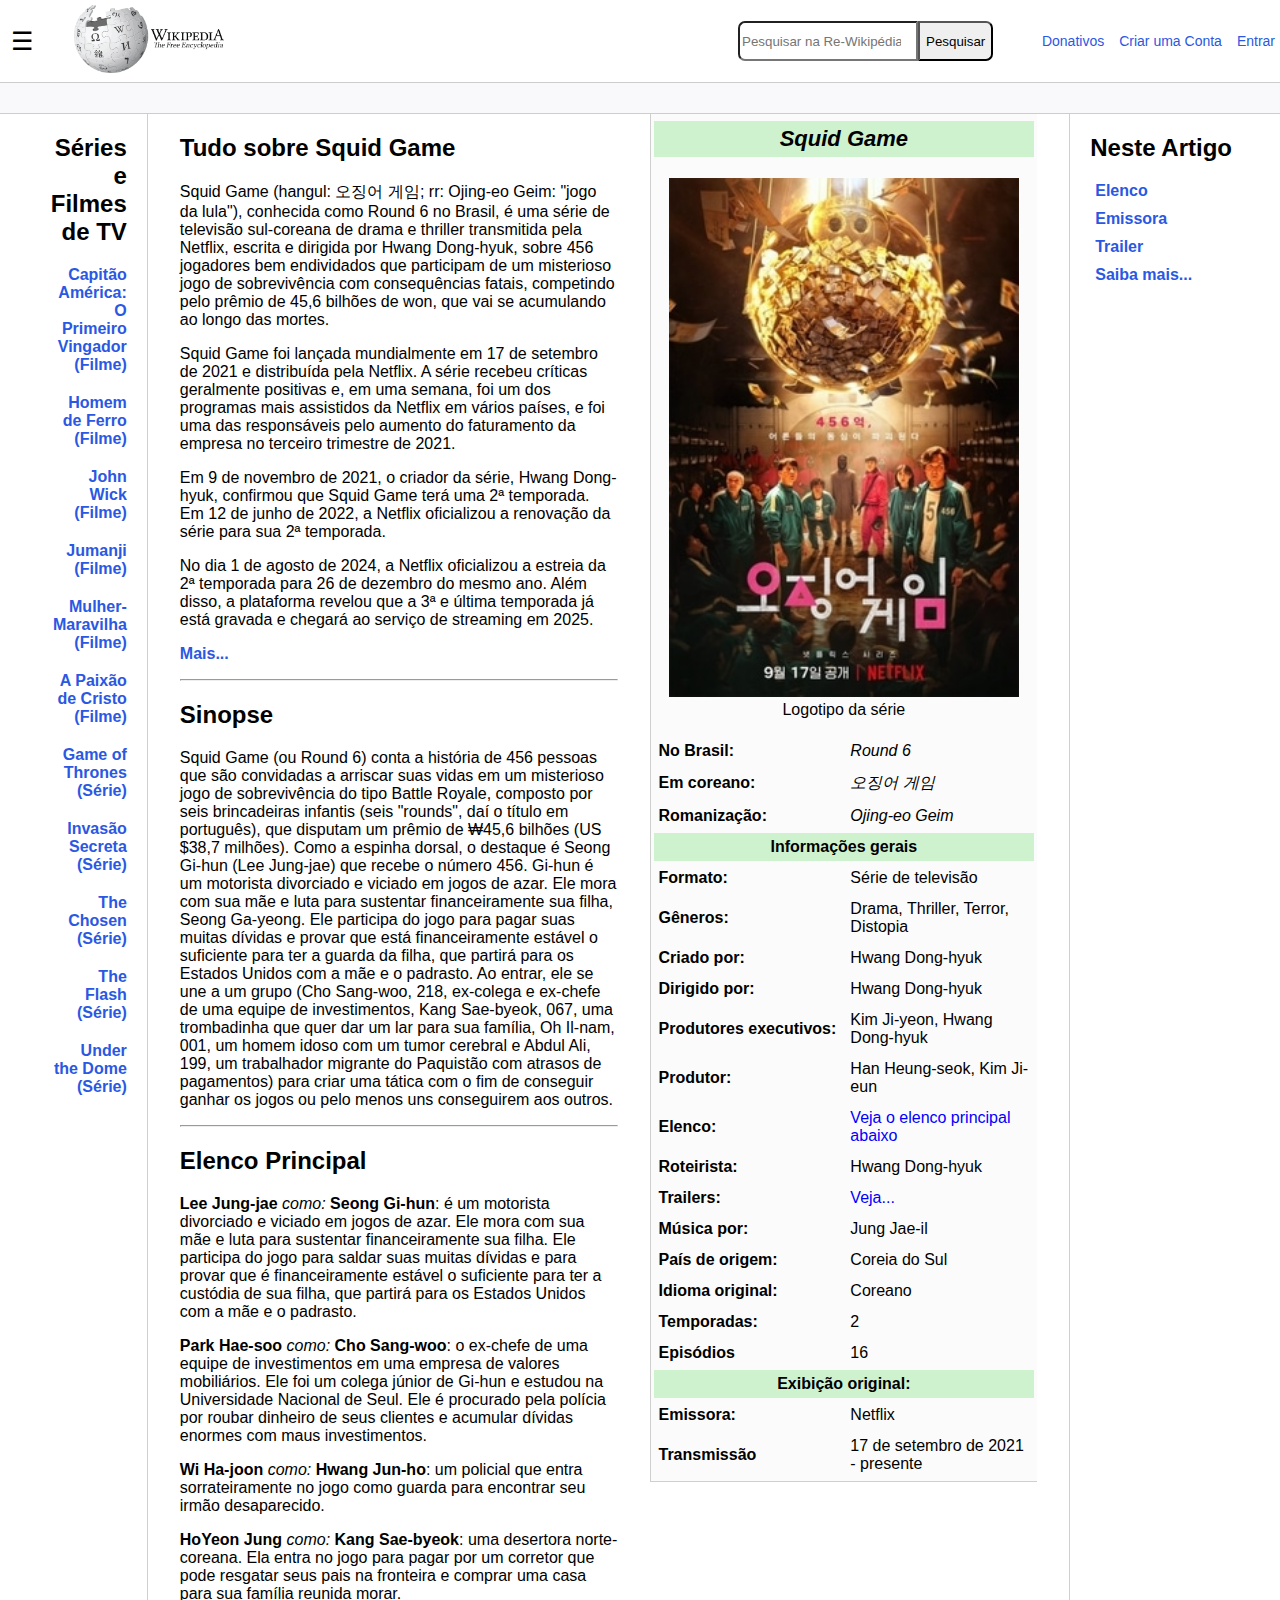
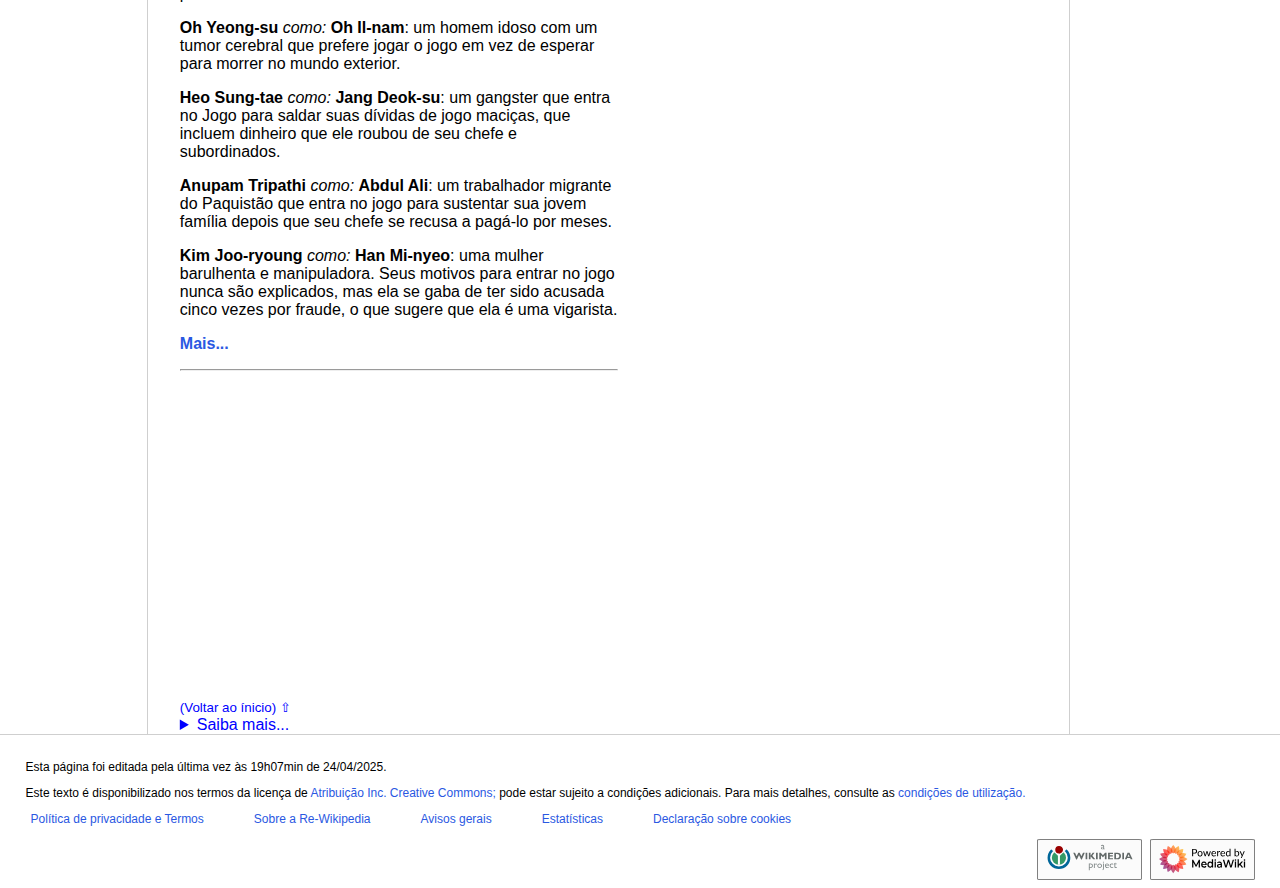
<file: series/squid-game.html>
<!DOCTYPE html>
<html lang="pt-br">
<head>
    <meta charset="UTF-8">
    <meta http-equiv="X-UA-Compatible" content="IE=edge">
    <meta name="viewport" content="width=device-width, initial-scale=1.0">
    <title>Squid Game - Re-Wikipedia</title>
    <link rel="stylesheet" href="../assets/css/style.css">
</head>
<body>

    <header>
        <button class="menubtt" aria-label="Abrir menu">&#9776;</button>
        <nav class="menu">
            <ul>
                <li><a href="../home-page.html">Ínicio</a></li>
                <li><a href="#sobre">Sobre</a></li>
                <li><a href="#detl">Mais...</a></li>
            </ul>
        </nav>

        <picture id="inicio">
            <img src="../assets/images/wikipedia-logo.png" width="150" alt="logotipo da wikipedia"/>
            <h1 hidden>Re-Wikipédia a enciclopédia livre</h1>
        </picture>

        <form>
            <div class="search">
                <label for="search" class="visually-hidden">Pesquisar na Re-Wikipédia</label>
                <input class="search-bar" type="search" id="search" placeholder="Pesquisar na Re-Wikipédia" name="search" autocomplete="off">
                <button class="search-btn" type="submit">Pesquisar</button>
            </div>
        </form>

        <nav class="important-links">
            <ul>
                <li><a href="#">Donativos</a></li>
                <li><a href="#">Criar uma Conta</a></li>
                <li><a href="#">Entrar</a></li>
            </ul>
        </nav>

    </header>

    <div class="bar"></div>

    <main class="content">
        <div class="sidebar">
            <h2>Séries e Filmes de TV</h2>
            <ul>
                <li><a href="../movies/captain_america_the_first_avenger.html">Capitão América: O Primeiro Vingador (Filme)</a></li>
                <li><a href="../movies/iron-man.html">Homem de Ferro (Filme)</a></li>
                <li><a href="../movies/john-wick.html">John Wick (Filme)</a></li>
                <li><a href="../movies/jumanji.html">Jumanji (Filme)</a></li>
                <li><a href="../movies/wonder_woman.html">Mulher-Maravilha (Filme)</a></li>
                <li><a href="../movies/the_passion_of_the_christ.html">A Paixão de Cristo (Filme)</a></li>
                <li><a href="../series/game-of-thrones.html">Game of Thrones (Série)</a></li>
                <li><a href="../series/secret-invasion.html">Invasão Secreta (Série)</a></li>
                <li><a href="../series/the-chosen.html">The Chosen (Série)</a></li>
                <li><a href="../series/the-flash.html">The Flash (Série)</a></li>
                <li><a href="../series/under-the-dome.html">Under the Dome (Série)</a></li>
            </ul>
        </div>


        <div id="sobre" class="main">
            <h2>Tudo sobre Squid Game</h2>
            <p>Squid Game (hangul: 오징어 게임; rr: Ojing-eo Geim: "jogo da lula"), conhecida como Round 6 no Brasil, é uma série de televisão sul-coreana de drama e thriller transmitida pela Netflix, escrita e dirigida por Hwang Dong-hyuk, sobre 456 jogadores bem endividados que participam de um misterioso jogo de sobrevivência com consequências fatais, competindo pelo prêmio de 45,6 bilhões de won, que vai se acumulando ao longo das mortes.</p>
            <p>Squid Game foi lançada mundialmente em 17 de setembro de 2021 e distribuída pela Netflix. A série recebeu críticas geralmente positivas e, em uma semana, foi um dos programas mais assistidos da Netflix em vários países, e foi uma das responsáveis pelo aumento do faturamento da empresa no terceiro trimestre de 2021.</p>
            <p>Em 9 de novembro de 2021, o criador da série, Hwang Dong-hyuk, confirmou que Squid Game terá uma 2ª temporada. Em 12 de junho de 2022, a Netflix oficializou a renovação da série para sua 2ª temporada.</p>
            <p>No dia 1 de agosto de 2024, a Netflix oficializou a estreia da 2ª temporada para 26 de dezembro do mesmo ano. Além disso, a plataforma revelou que a 3ª e última temporada já está gravada e chegará ao serviço de streaming em 2025.</p>
            <p class="more">Mais...</p>

            <hr>

            <h2>Sinopse</h2>
            <p>Squid Game (ou Round 6) conta a história de 456 pessoas que são convidadas a arriscar suas vidas em um misterioso jogo de sobrevivência do tipo Battle Royale, composto por seis brincadeiras infantis (seis "rounds", daí o título em português), que disputam um prêmio de ₩45,6 bilhões (US $38,7 milhões). Como a espinha dorsal, o destaque é Seong Gi-hun (Lee Jung-jae) que recebe o número 456. Gi-hun é um motorista divorciado e viciado em jogos de azar. Ele mora com sua mãe e luta para sustentar financeiramente sua filha, Seong Ga-yeong. Ele participa do jogo para pagar suas muitas dívidas e provar que está financeiramente estável o suficiente para ter a guarda da filha, que partirá para os Estados Unidos com a mãe e o padrasto. Ao entrar, ele se une a um grupo (Cho Sang-woo, 218, ex-colega e ex-chefe de uma equipe de investimentos, Kang Sae-byeok, 067, uma trombadinha que quer dar um lar para sua família, Oh Il-nam, 001, um homem idoso com um tumor cerebral e Abdul Ali, 199, um trabalhador migrante do Paquistão com atrasos de pagamentos) para criar uma tática com o fim de conseguir ganhar os jogos ou pelo menos uns conseguirem aos outros.</p>

            <hr>

            <h2 id="elenco">Elenco Principal</h2>
            <p><strong>Lee Jung-jae</strong> <em>como:</em> <strong>Seong Gi-hun</strong>: é um motorista divorciado e viciado em jogos de azar. Ele mora com sua mãe e luta para sustentar financeiramente sua filha. Ele participa do jogo para saldar suas muitas dívidas e para provar que é financeiramente estável o suficiente para ter a custódia de sua filha, que partirá para os Estados Unidos com a mãe e o padrasto.</p>
            <p><strong>Park Hae-soo</strong> <em>como:</em> <strong>Cho Sang-woo</strong>: o ex-chefe de uma equipe de investimentos em uma empresa de valores mobiliários. Ele foi um colega júnior de Gi-hun e estudou na Universidade Nacional de Seul. Ele é procurado pela polícia por roubar dinheiro de seus clientes e acumular dívidas enormes com maus investimentos.</p>
            <p><strong>Wi Ha-joon</strong> <em>como:</em> <strong>Hwang Jun-ho</strong>: um policial que entra sorrateiramente no jogo como guarda para encontrar seu irmão desaparecido.</p>
            <p><strong>HoYeon Jung</strong> <em>como:</em> <strong>Kang Sae-byeok</strong>: uma desertora norte-coreana. Ela entra no jogo para pagar por um corretor que pode resgatar seus pais na fronteira e comprar uma casa para sua família reunida morar.</p>
            <p><strong>Oh Yeong-su</strong> <em>como:</em> <strong>Oh Il-nam</strong>: um homem idoso com um tumor cerebral que prefere jogar o jogo em vez de esperar para morrer no mundo exterior.</p>
            <p><strong>Heo Sung-tae</strong> <em>como:</em> <strong>Jang Deok-su</strong>: um gangster que entra no Jogo para saldar suas dívidas de jogo maciças, que incluem dinheiro que ele roubou de seu chefe e subordinados.</p>
            <p><strong>Anupam Tripathi</strong> <em>como:</em> <strong>Abdul Ali</strong>: um trabalhador migrante do Paquistão que entra no jogo para sustentar sua jovem família depois que seu chefe se recusa a pagá-lo por meses.</p>
            <p><strong>Kim Joo-ryoung</strong> <em>como:</em> <strong>Han Mi-nyeo</strong>: uma mulher barulhenta e manipuladora. Seus motivos para entrar no jogo nunca são explicados, mas ela se gaba de ter sido acusada cinco vezes por fraude, o que sugere que ela é uma vigarista.</p>
            <p class="more">Mais...</p>

            <hr>
            
            <iframe id="trailer-GoT" class="iframe" width="560" height="315" src="https://www.youtube.com/embed/oqxAJKy0ii4?si=7WAnkawhyMJL3NMz" title="YouTube video player" title="Invasão Secreta - Trailer" frameborder="0" allow="accelerometer; autoplay; clipboard-write; encrypted-media; gyroscope; picture-in-picture; web-share" referrerpolicy="strict-origin-when-cross-origin" allowfullscreen></iframe>

            <small><a href="#inicio">(Voltar ao ínicio) ⇧</a></small>
            <details id="detl" class="details">
                <summary>Saiba mais...</summary>
                <p class="exdetails">Ainda estamos em construção, volte novamente em outro momento, agradecemos a compreensão..... ;D</p>
            </details>
        
        </div>

        <div class="table">
            
            <table cellspacing="3" cellpadding="5">
                <caption class="visually-hidden">Tabela contendo informações sobre o assunto</caption>
                <thead>
                    <tr>
                        <th colspan="2">Squid Game</th>
                    </tr>
                </thead>
            
                <tbody>
                    <tr>
                        <td colspan="2">
                            <figure style="margin: 10px;">
                                <img src="../assets/images/series-squid_game_poster.jpg" alt="Imagem da série que aparece na TV" width="100%">
                                <figcaption>Logotipo da série</figcaption>
                            </figure>
                        </td>
                    </tr>

                    <tr>
                        <th>No Brasil:</th>
                        <td><em>Round 6</em></td>
                    </tr>

                    <tr>
                        <th>Em coreano:</th>
                        <td><em>오징어 게임</em></td>
                    </tr>

                    <tr>
                        <th>Romanização:</th>
                        <td><em>Ojing-eo Geim</em></td>
                    </tr>

                    <tr class="info">
                        <td colspan="2">Informações gerais</td>
                    </tr>
                    
                    <tr>
                        <th>Formato:</th>
                        <td>Série de televisão</td>
                    </tr>
            
                    <tr>
                        <th>Gêneros:</th>
                        <td>Drama, Thriller, Terror, Distopia</td>
                    </tr>

                    <tr>
                        <th>Criado por:</th>
                        <td>Hwang Dong-hyuk</td>
                    </tr>

                    <tr>
                        <th>Dirigido por:</th>
                        <td>Hwang Dong-hyuk</td>
                    </tr>

                    <tr>
                        <th>Produtores executivos:</th>
                        <td>Kim Ji-yeon, Hwang Dong-hyuk</td>
                    </tr>

                    <tr>
                        <th>Produtor:</th>
                        <td>Han Heung-seok, Kim Ji-eun</td>
                    </tr>

                    <tr>
                        <th>Elenco:</th>
                        <td><a href="#elenco">Veja o elenco principal abaixo</a></td>
                    </tr>

                    <tr>
                        <th>Roteirista:</th>
                        <td>Hwang Dong-hyuk</td>
                    </tr>

                    <tr>
                        <th>Trailers:</th>
                        <td><a href="#trailer-GoT">Veja...</a></td>
                    </tr>

                    <tr>
                        <th>Música por:</th>
                        <td>Jung Jae-il</td>
                    </tr>

                    <tr>
                        <th>País de origem:</th>
                        <td>Coreia do Sul</td>
                    </tr>

                    <tr>
                        <th>Idioma original:</th>
                        <td>Coreano</td>
                    </tr>

                    <tr>
                        <th>Temporadas:</th>
                        <td>2</td>
                    </tr>

                    <tr>
                        <th>Episódios</th>
                        <td>16</td>
                    </tr>

                    <tr class="info">
                        <td colspan="2">Exibição original:</td>
                    </tr>

                    <tr>
                        <th id="infoemi">Emissora:</th>
                        <td>Netflix</td>
                    </tr>

                    <tr>
                        <th>Transmissão</th>
                        <td>17 de setembro de 2021 - presente</td>
                    </tr>
                </tbody>
            </table>
        </div>

        <div class="anchors">
            <h2>Neste Artigo</h2>
            <ul>
                <li><a href="#elenco"><strong>Elenco</strong></a></li>
                <li><a href="#infoemi"><strong>Emissora</strong></a></li>
                <li><a href="#trailer-GoT"><strong>Trailer</strong></a></li>
                <li><a href="#detl"><strong>Saiba mais...</strong></a></li>
            </ul>
        </div>
    </main>

    <footer>
        <div class="rodape">
            <p>Esta página foi editada pela última vez às 19h07min de 24/04/2025.</p>
            <p>Este texto é disponibilizado nos termos da licença de <span class="destaque">Atribuição Inc. Creative Commons;</span> pode estar sujeito a condições adicionais. Para mais detalhes, consulte as <span class="destaque">condições de utilização.</span></p>
            <ul>
                <li><a href="#">Política de privacidade e Termos</a></li>
                <li><a href="#">Sobre a Re-Wikipedia</a></li>
                <li><a href="#">Avisos gerais</a></li>
                <li><a href="#">Estatísticas</a></li>
                <li><a href="#">Declaração sobre cookies</a></li>
            </ul>
        </div>
        <div class="img-rodape">
            <figure class="rfigure">
                <img src="../assets/images/footer-wikimedia-button.svg" alt="imagem sobre a wikimedia no rodapé">
            </figure>
            <figure class="rfigure">
                <img src="../assets/images/footer-poweredby_mediawiki.svg" alt="imagem sobre a poweredby_mediawiki no rodapé">
            </figure>
        </div>
    </footer>

    <script src="../assets/js/script.js" defer></script>
</body>
</html>
</file>
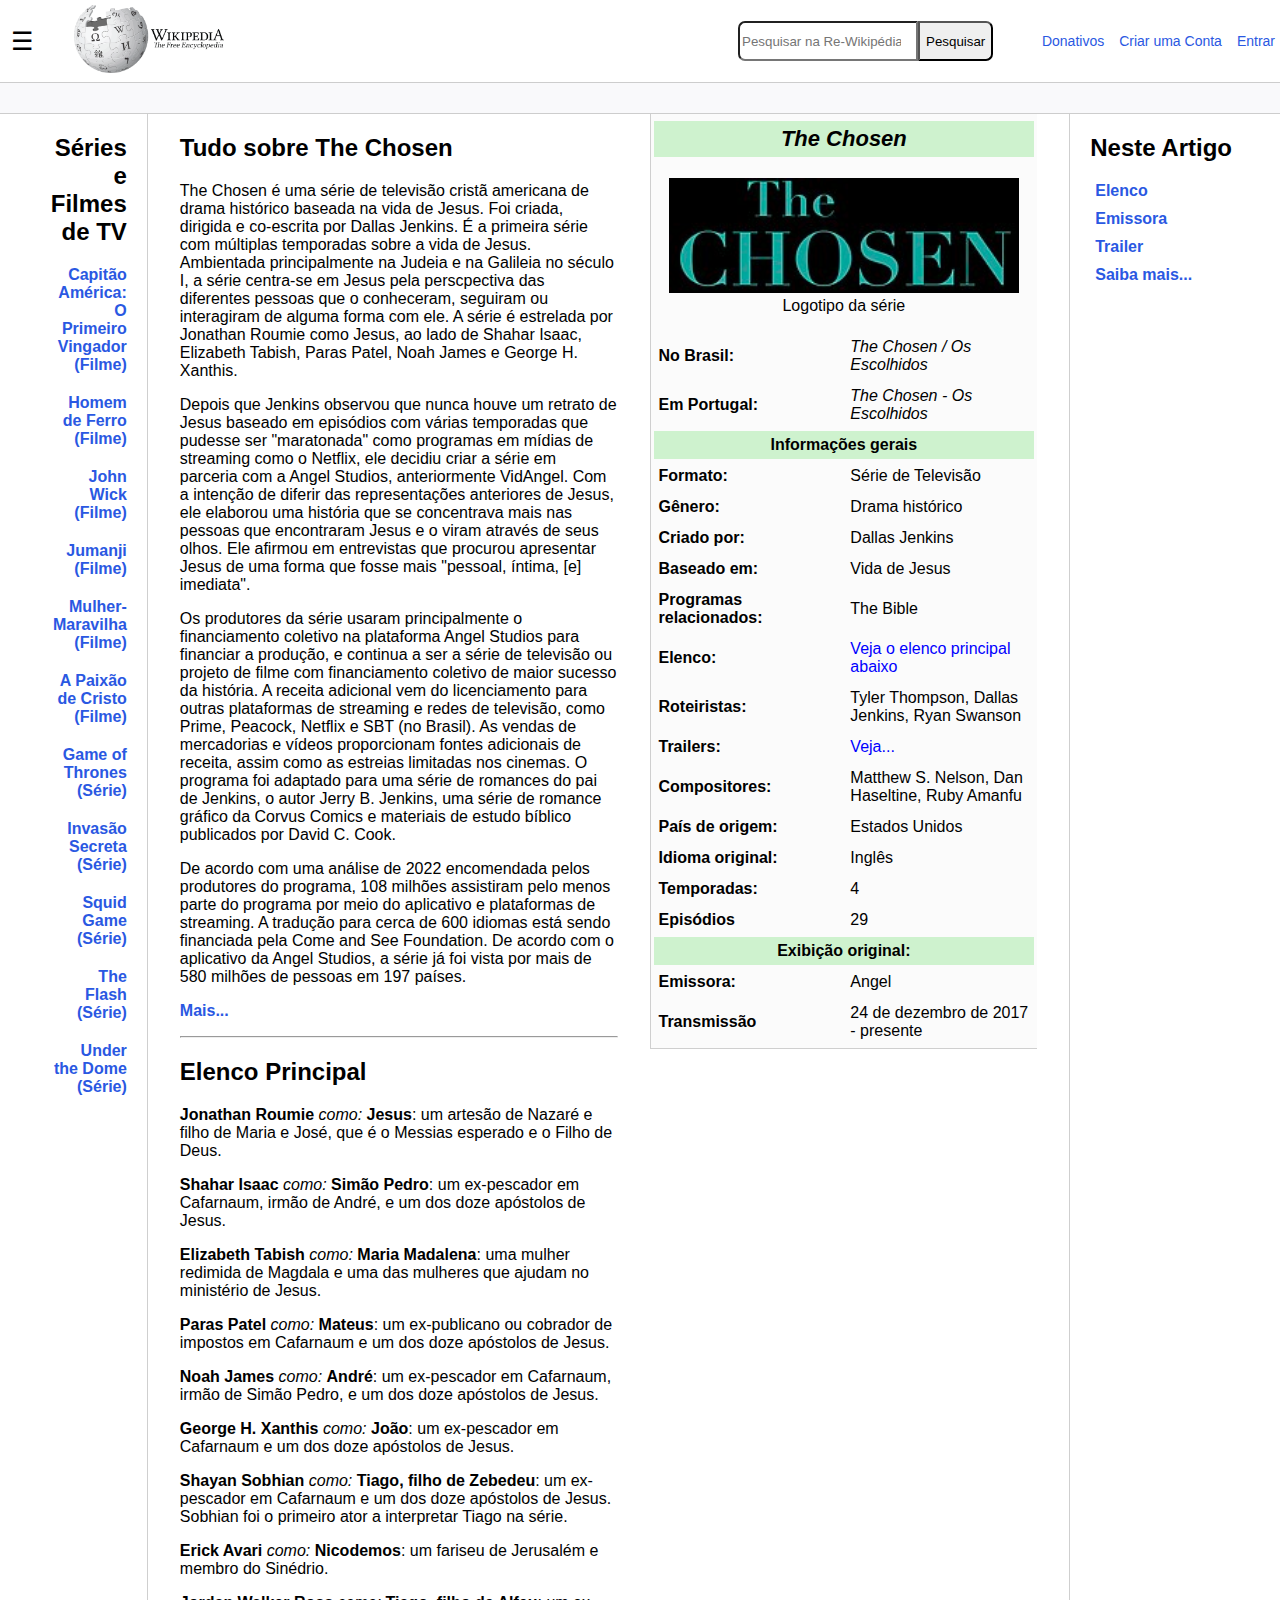
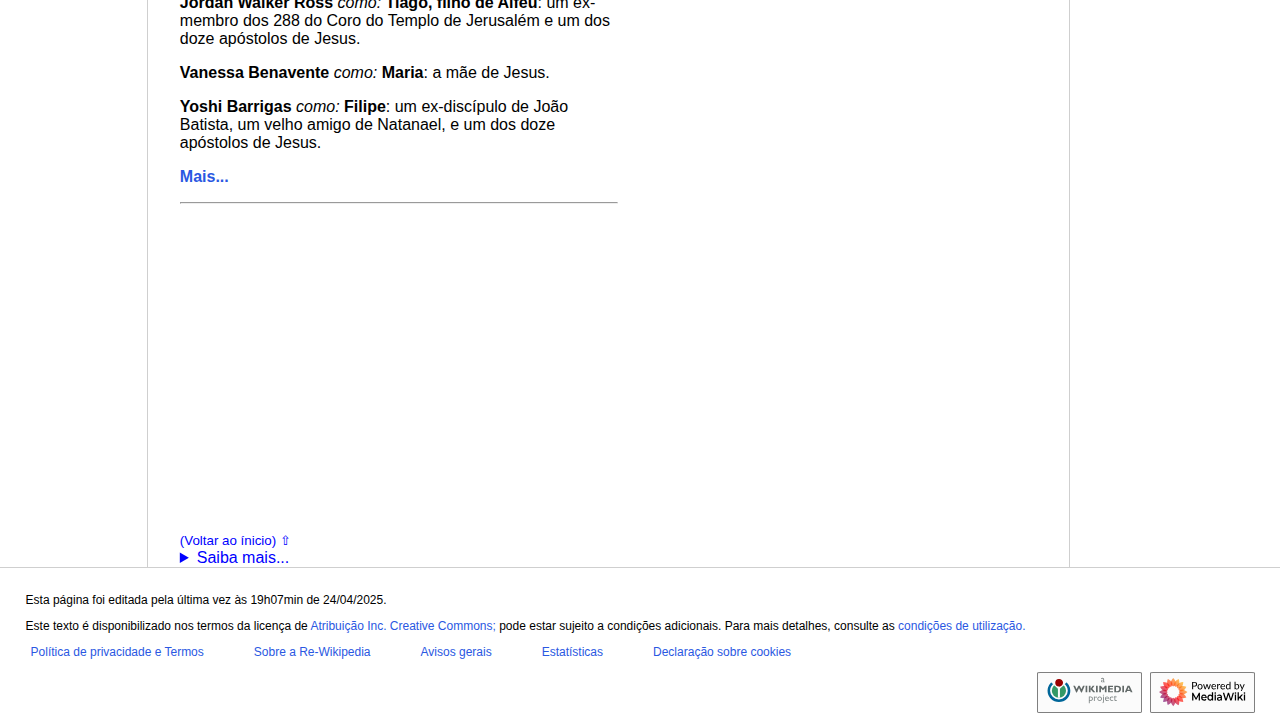
<file: series/the-chosen.html>
<!DOCTYPE html>
<html lang="pt-br">
<head>
    <meta charset="UTF-8">
    <meta http-equiv="X-UA-Compatible" content="IE=edge">
    <meta name="viewport" content="width=device-width, initial-scale=1.0">
    <title>The Chosen - Re-Wikipedia</title>
    <link rel="stylesheet" href="../assets/css/style.css">
</head>
<body>

    <header>
        <button class="menubtt" aria-label="Abrir menu">&#9776;</button>
        <nav class="menu">
            <ul>
                <li><a href="../home-page.html">Ínicio</a></li>
                <li><a href="#sobre">Sobre</a></li>
                <li><a href="#detl">Mais...</a></li>
            </ul>
        </nav>

        <picture id="inicio">
            <img src="../assets/images/wikipedia-logo.png" width="150" alt="logotipo da wikipedia"/>
            <h1 hidden>Re-Wikipédia a enciclopédia livre</h1>
        </picture>

        <form>
            <div class="search">
                <label for="search" class="visually-hidden">Pesquisar na Re-Wikipédia</label>
                <input class="search-bar" type="search" id="search" placeholder="Pesquisar na Re-Wikipédia" name="search" autocomplete="off">
                <button class="search-btn" type="submit">Pesquisar</button>
            </div>
        </form>

        <nav class="important-links">
            <ul>
                <li><a href="#">Donativos</a></li>
                <li><a href="#">Criar uma Conta</a></li>
                <li><a href="#">Entrar</a></li>
            </ul>
        </nav>

    </header>

    <div class="bar"></div>

    <main class="content">
        <div class="sidebar">
            <h2>Séries e Filmes de TV</h2>
            <ul>
                <li><a href="../movies/captain_america_the_first_avenger.html">Capitão América: O Primeiro Vingador (Filme)</a></li>
                <li><a href="../movies/iron-man.html">Homem de Ferro (Filme)</a></li>
                <li><a href="../movies/john-wick.html">John Wick (Filme)</a></li>
                <li><a href="../movies/jumanji.html">Jumanji (Filme)</a></li>
                <li><a href="../movies/wonder_woman.html">Mulher-Maravilha (Filme)</a></li>
                <li><a href="../movies/the_passion_of_the_christ.html">A Paixão de Cristo (Filme)</a></li>
                <li><a href="../series/game-of-thrones.html">Game of Thrones (Série)</a></li>
                <li><a href="../series/secret-invasion.html">Invasão Secreta (Série)</a></li>
                <li><a href="../series/squid-game.html">Squid Game (Série)</a></li>
                <li><a href="../series/the-flash.html">The Flash (Série)</a></li>
                <li><a href="../series/under-the-dome.html">Under the Dome (Série)</a></li>
            </ul>
        </div>


        <div id="sobre" class="main">
            <h2>Tudo sobre The Chosen</h2>
            <p>The Chosen é uma série de televisão cristã americana de drama histórico baseada na vida de Jesus. Foi criada, dirigida e co-escrita por Dallas Jenkins. É a primeira série com múltiplas temporadas sobre a vida de Jesus. Ambientada principalmente na Judeia e na Galileia no século I, a série centra-se em Jesus pela perscpectiva das diferentes pessoas que o conheceram, seguiram ou interagiram de alguma forma com ele. A série é estrelada por Jonathan Roumie como Jesus, ao lado de Shahar Isaac, Elizabeth Tabish, Paras Patel, Noah James e George H. Xanthis.</p>
            <p>Depois que Jenkins observou que nunca houve um retrato de Jesus baseado em episódios com várias temporadas que pudesse ser "maratonada" como programas em mídias de streaming como o Netflix, ele decidiu criar a série em parceria com a Angel Studios, anteriormente VidAngel. Com a intenção de diferir das representações anteriores de Jesus, ele elaborou uma história que se concentrava mais nas pessoas que encontraram Jesus e o viram através de seus olhos. Ele afirmou em entrevistas que procurou apresentar Jesus de uma forma que fosse mais "pessoal, íntima, [e] imediata".</p>
            <p>Os produtores da série usaram principalmente o financiamento coletivo na plataforma Angel Studios para financiar a produção, e continua a ser a série de televisão ou projeto de filme com financiamento coletivo de maior sucesso da história. A receita adicional vem do licenciamento para outras plataformas de streaming e redes de televisão, como Prime, Peacock, Netflix e SBT (no Brasil). As vendas de mercadorias e vídeos proporcionam fontes adicionais de receita, assim como as estreias limitadas nos cinemas. O programa foi adaptado para uma série de romances do pai de Jenkins, o autor Jerry B. Jenkins, uma série de romance gráfico da Corvus Comics e materiais de estudo bíblico publicados por David C. Cook.</p>
            <p>De acordo com uma análise de 2022 encomendada pelos produtores do programa, 108 milhões assistiram pelo menos parte do programa por meio do aplicativo e plataformas de streaming. A tradução para cerca de 600 idiomas está sendo financiada pela Come and See Foundation. De acordo com o aplicativo da Angel Studios, a série já foi vista por mais de 580 milhões de pessoas em 197 países.</p>
            <p class="more">Mais...</p>

            <hr>

            <h2 id="elenco">Elenco Principal</h2>
            <p><strong>Jonathan Roumie</strong> <em>como:</em> <strong>Jesus</strong>: um artesão de Nazaré e filho de Maria e José, que é o Messias esperado e o Filho de Deus.</p>
            <p><strong>Shahar Isaac</strong> <em>como:</em> <strong>Simão Pedro</strong>: um ex-pescador em Cafarnaum, irmão de André, e um dos doze apóstolos de Jesus.</p>
            <p><strong>Elizabeth Tabish</strong> <em>como:</em> <strong>Maria Madalena</strong>: uma mulher redimida de Magdala e uma das mulheres que ajudam no ministério de Jesus.</p>
            <p><strong>Paras Patel</strong> <em>como:</em> <strong>Mateus</strong>: um ex-publicano ou cobrador de impostos em Cafarnaum e um dos doze apóstolos de Jesus.</p>
            <p><strong>Noah James</strong> <em>como:</em> <strong>André</strong>: um ex-pescador em Cafarnaum, irmão de Simão Pedro, e um dos doze apóstolos de Jesus.</p>
            <p><strong>George H. Xanthis</strong> <em>como:</em> <strong>João</strong>: um ex-pescador em Cafarnaum e um dos doze apóstolos de Jesus.</p>
            <p><strong>Shayan Sobhian</strong> <em>como:</em> <strong>Tiago, filho de Zebedeu</strong>: um ex-pescador em Cafarnaum e um dos doze apóstolos de Jesus. Sobhian foi o primeiro ator a interpretar Tiago na série.</p>
            <p><strong>Erick Avari</strong> <em>como:</em> <strong>Nicodemos</strong>: um fariseu de Jerusalém e membro do Sinédrio.</p>
            <p><strong>Jordan Walker Ross</strong> <em>como:</em> <strong>Tiago, filho de Alfeu</strong>: um ex-membro dos 288 do Coro do Templo de Jerusalém e um dos doze apóstolos de Jesus.</p>
            <p><strong>Vanessa Benavente</strong> <em>como:</em> <strong>Maria</strong>: a mãe de Jesus.</p>
            <p><strong>Yoshi Barrigas</strong> <em>como:</em> <strong>Filipe</strong>: um ex-discípulo de João Batista, um velho amigo de Natanael, e um dos doze apóstolos de Jesus.</p>
            <p class="more">Mais...</p>

            <hr>
            
            <iframe id="trailer-GoT" class="iframe" width="560" height="315" src="https://www.youtube.com/embed/2Y9Wc_waDNs?si=Qz9bVp1PoLp6ac7O" title="Game of Thrones - Trailer" frameborder="0" allow="accelerometer; autoplay; clipboard-write; encrypted-media; gyroscope; picture-in-picture; web-share" referrerpolicy="strict-origin-when-cross-origin" allowfullscreen></iframe>

            <small><a href="#inicio">(Voltar ao ínicio) ⇧</a></small>
            <details id="detl" class="details">
                <summary>Saiba mais...</summary>
                <p class="exdetails">Ainda estamos em construção, volte novamente em outro momento, agradecemos a compreensão..... ;D</p>
            </details>
        
        </div>

        <div class="table">
            
            <table cellspacing="3" cellpadding="5">
                <caption class="visually-hidden">Tabela contendo informações sobre o assunto</caption>
                <thead>
                    <tr>
                        <th colspan="2">The Chosen</th>
                    </tr>
                </thead>
            
                <tbody>
                    <tr>
                        <td colspan="2">
                            <figure style="margin: 10px;">
                                <img src="../assets/images/series-the_chosen.jpg" alt="Imagem da série que aparece na TV" width="100%">
                                <figcaption>Logotipo da série</figcaption>
                            </figure>
                        </td>
                    </tr>

                    <tr>
                        <th>No Brasil:</th>
                        <td><em>The Chosen / Os Escolhidos</em></td>
                    </tr>

                    <tr>
                        <th>Em Portugal:</th>
                        <td><em>The Chosen - Os Escolhidos</em></td>
                    </tr>

                    <tr class="info">
                        <td colspan="2">Informações gerais</td>
                    </tr>
                    
                    <tr>
                        <th>Formato:</th>
                        <td>Série de Televisão</td>
                    </tr>
            
                    <tr>
                        <th>Gênero:</th>
                        <td>Drama histórico</td>
                    </tr>

                    <tr>
                        <th>Criado por:</th>
                        <td>Dallas Jenkins</td>
                    </tr>

                    <tr>
                        <th>Baseado em:</th>
                        <td>Vida de Jesus</td>
                    </tr>

                    <tr>
                        <th>Programas relacionados:</th>
                        <td>The Bible</td>
                    </tr>

                    <tr>
                        <th>Elenco:</th>
                        <td><a href="#elenco">Veja o elenco principal abaixo</a></td>
                    </tr>

                    <tr>
                        <th>Roteiristas:</th>
                        <td>Tyler Thompson,
                            Dallas Jenkins,
                            Ryan Swanson</td>
                    </tr>

                    <tr>
                        <th>Trailers:</th>
                        <td><a href="#trailer-GoT">Veja...</a></td>
                    </tr>

                    <tr>
                        <th>Compositores:</th>
                        <td>Matthew S. Nelson,
                            Dan Haseltine,
                            Ruby Amanfu</td>
                    </tr>

                    <tr>
                        <th>País de origem:</th>
                        <td>Estados Unidos</td>
                    </tr>

                    <tr>
                        <th>Idioma original:</th>
                        <td>Inglês</td>
                    </tr>

                    <tr>
                        <th>Temporadas:</th>
                        <td>4</td>
                    </tr>

                    <tr>
                        <th>Episódios</th>
                        <td>29</td>
                    </tr>

                    <tr class="info">
                        <td colspan="2">Exibição original:</td>
                    </tr>

                    <tr>
                        <th id="infoemi">Emissora:</th>
                        <td>Angel</td>
                    </tr>

                    <tr>
                        <th>Transmissão</th>
                        <td>24 de dezembro de 2017 - presente</td>
                    </tr>
                </tbody>
            </table>
        </div>

        <div class="anchors">
            <h2>Neste Artigo</h2>
            <ul>
                <li><a href="#elenco"><strong>Elenco</strong></a></li>
                <li><a href="#infoemi"><strong>Emissora</strong></a></li>
                <li><a href="#trailer-GoT"><strong>Trailer</strong></a></li>
                <li><a href="#detl"><strong>Saiba mais...</strong></a></li>
            </ul>
        </div>
    </main>

    <footer>
        <div class="rodape">
            <p>Esta página foi editada pela última vez às 19h07min de 24/04/2025.</p>
            <p>Este texto é disponibilizado nos termos da licença de <span class="destaque">Atribuição Inc. Creative Commons;</span> pode estar sujeito a condições adicionais. Para mais detalhes, consulte as <span class="destaque">condições de utilização.</span></p>
            <ul>
                <li><a href="#">Política de privacidade e Termos</a></li>
                <li><a href="#">Sobre a Re-Wikipedia</a></li>
                <li><a href="#">Avisos gerais</a></li>
                <li><a href="#">Estatísticas</a></li>
                <li><a href="#">Declaração sobre cookies</a></li>
            </ul>
        </div>
        <div class="img-rodape">
            <figure class="rfigure">
                <img src="../assets/images/footer-wikimedia-button.svg" alt="imagem sobre a wikimedia no rodapé">
            </figure>
            <figure class="rfigure">
                <img src="../assets/images/footer-poweredby_mediawiki.svg" alt="imagem sobre a poweredby_mediawiki no rodapé">
            </figure>
        </div>
    </footer>

    <script src="../assets/js/script.js" defer></script>
</body>
</html>
</file>
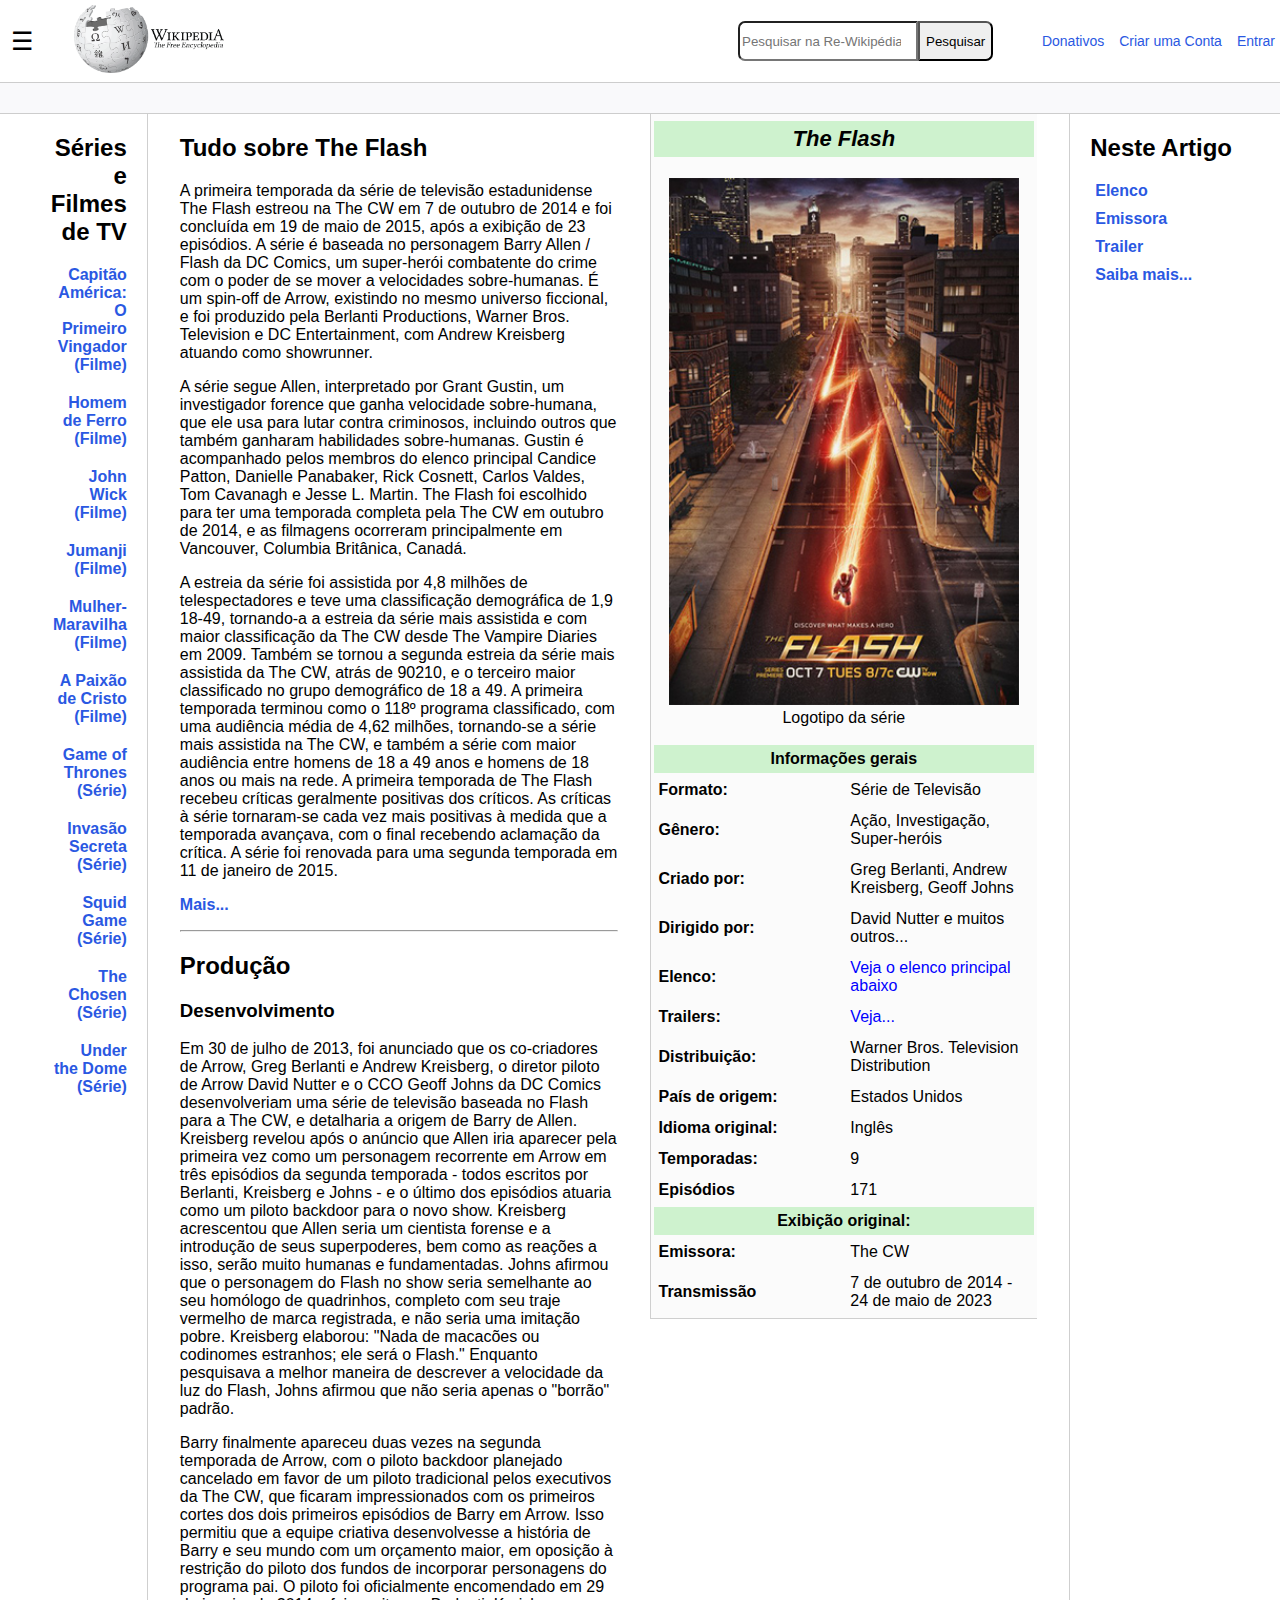
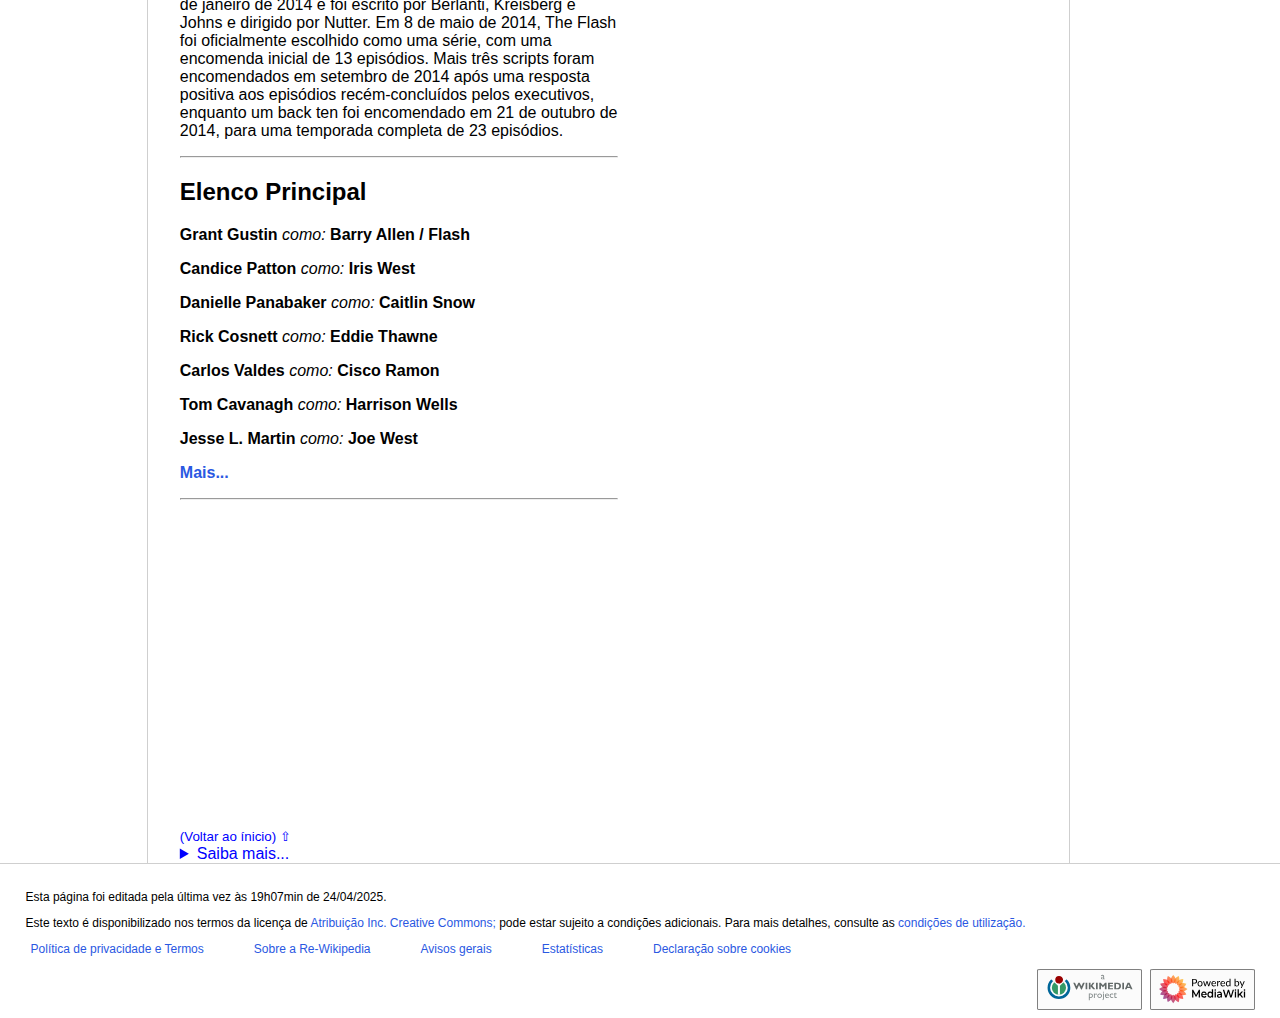
<file: series/the-flash.html>
<!DOCTYPE html>
<html lang="pt-br">
<head>
    <meta charset="UTF-8">
    <meta http-equiv="X-UA-Compatible" content="IE=edge">
    <meta name="viewport" content="width=device-width, initial-scale=1.0">
    <title>The Flash - Re-Wikipedia</title>
    <link rel="stylesheet" href="../assets/css/style.css">
</head>
<body>

    <header>
        <button class="menubtt" aria-label="Abrir menu">&#9776;</button>
        <nav class="menu">
            <ul>
                <li><a href="../home-page.html">Ínicio</a></li>
                <li><a href="#sobre">Sobre</a></li>
                <li><a href="#detl">Mais...</a></li>
            </ul>
        </nav>

        <picture id="inicio">
            <img src="../assets/images/wikipedia-logo.png" width="150" alt="logotipo da wikipedia"/>
            <h1 hidden>Re-Wikipédia a enciclopédia livre</h1>
        </picture>

        <form>
            <div class="search">
                <label for="search" class="visually-hidden">Pesquisar na Re-Wikipédia</label>
                <input class="search-bar" type="search" id="search" placeholder="Pesquisar na Re-Wikipédia" name="search" autocomplete="off">
                <button class="search-btn" type="submit">Pesquisar</button>
            </div>
        </form>

        <nav class="important-links">
            <ul>
                <li><a href="#">Donativos</a></li>
                <li><a href="#">Criar uma Conta</a></li>
                <li><a href="#">Entrar</a></li>
            </ul>
        </nav>

    </header>

    <div class="bar"></div>

    <main class="content">
        <div class="sidebar">
            <h2>Séries e Filmes de TV</h2>
            <ul>
                <li><a href="../movies/captain_america_the_first_avenger.html">Capitão América: O Primeiro Vingador (Filme)</a></li>
                <li><a href="../movies/iron-man.html">Homem de Ferro (Filme)</a></li>
                <li><a href="../movies/john-wick.html">John Wick (Filme)</a></li>
                <li><a href="../movies/jumanji.html">Jumanji (Filme)</a></li>
                <li><a href="../movies/wonder_woman.html">Mulher-Maravilha (Filme)</a></li>
                <li><a href="../movies/the_passion_of_the_christ.html">A Paixão de Cristo (Filme)</a></li>
                <li><a href="../series/game-of-thrones.html">Game of Thrones (Série)</a></li>
                <li><a href="../series/secret-invasion.html">Invasão Secreta (Série)</a></li>
                <li><a href="../series/squid-game.html">Squid Game (Série)</a></li>
                <li><a href="../series/the-chosen.html">The Chosen (Série)</a></li>
                <li><a href="../series/under-the-dome.html">Under the Dome (Série)</a></li>
            </ul>
        </div>


        <div id="sobre" class="main">
            <h2>Tudo sobre The Flash</h2>
            <p>A primeira temporada da série de televisão estadunidense The Flash estreou na The CW em 7 de outubro de 2014 e foi concluída em 19 de maio de 2015, após a exibição de 23 episódios. A série é baseada no personagem Barry Allen / Flash da DC Comics, um super-herói combatente do crime com o poder de se mover a velocidades sobre-humanas. É um spin-off de Arrow, existindo no mesmo universo ficcional, e foi produzido pela Berlanti Productions, Warner Bros. Television e DC Entertainment, com Andrew Kreisberg atuando como showrunner.</p>
            <p>A série segue Allen, interpretado por Grant Gustin, um investigador forence que ganha velocidade sobre-humana, que ele usa para lutar contra criminosos, incluindo outros que também ganharam habilidades sobre-humanas. Gustin é acompanhado pelos membros do elenco principal Candice Patton, Danielle Panabaker, Rick Cosnett, Carlos Valdes, Tom Cavanagh e Jesse L. Martin. The Flash foi escolhido para ter uma temporada completa pela The CW em outubro de 2014, e as filmagens ocorreram principalmente em Vancouver, Columbia Britânica, Canadá.</p>
            <p>A estreia da série foi assistida por 4,8 milhões de telespectadores e teve uma classificação demográfica de 1,9 18-49, tornando-a a estreia da série mais assistida e com maior classificação da The CW desde The Vampire Diaries em 2009. Também se tornou a segunda estreia da série mais assistida da The CW, atrás de 90210, e o terceiro maior classificado no grupo demográfico de 18 a 49. A primeira temporada terminou como o 118º programa classificado, com uma audiência média de 4,62 milhões, tornando-se a série mais assistida na The CW, e também a série com maior audiência entre homens de 18 a 49 anos e homens de 18 anos ou mais na rede. A primeira temporada de The Flash recebeu críticas geralmente positivas dos críticos. As críticas à série tornaram-se cada vez mais positivas à medida que a temporada avançava, com o final recebendo aclamação da crítica. A série foi renovada para uma segunda temporada em 11 de janeiro de 2015.</p>
            <p class="more">Mais...</p>

            <hr>

            <h2>Produção</h2>
            <h3>Desenvolvimento</h3>
            <p>Em 30 de julho de 2013, foi anunciado que os co-criadores de Arrow, Greg Berlanti e Andrew Kreisberg, o diretor piloto de Arrow David Nutter e o CCO Geoff Johns da DC Comics desenvolveriam uma série de televisão baseada no Flash para a The CW, e detalharia a origem de Barry de Allen. Kreisberg revelou após o anúncio que Allen iria aparecer pela primeira vez como um personagem recorrente em Arrow em três episódios da segunda temporada - todos escritos por Berlanti, Kreisberg e Johns - e o último dos episódios atuaria como um piloto backdoor para o novo show. Kreisberg acrescentou que Allen seria um cientista forense e a introdução de seus superpoderes, bem como as reações a isso, serão muito humanas e fundamentadas. Johns afirmou que o personagem do Flash no show seria semelhante ao seu homólogo de quadrinhos, completo com seu traje vermelho de marca registrada, e não seria uma imitação pobre. Kreisberg elaborou: "Nada de macacões ou codinomes estranhos; ele será o Flash." Enquanto pesquisava a melhor maneira de descrever a velocidade da luz do Flash, Johns afirmou que não seria apenas o "borrão" padrão.</p>
            <p>Barry finalmente apareceu duas vezes na segunda temporada de Arrow, com o piloto backdoor planejado cancelado em favor de um piloto tradicional pelos executivos da The CW, que ficaram impressionados com os primeiros cortes dos dois primeiros episódios de Barry em Arrow. Isso permitiu que a equipe criativa desenvolvesse a história de Barry e seu mundo com um orçamento maior, em oposição à restrição do piloto dos fundos de incorporar personagens do programa pai. O piloto foi oficialmente encomendado em 29 de janeiro de 2014 e foi escrito por Berlanti, Kreisberg e Johns e dirigido por Nutter. Em 8 de maio de 2014, The Flash foi oficialmente escolhido como uma série, com uma encomenda inicial de 13 episódios. Mais três scripts foram encomendados em setembro de 2014 após uma resposta positiva aos episódios recém-concluídos pelos executivos, enquanto um back ten foi encomendado em 21 de outubro de 2014, para uma temporada completa de 23 episódios.</p>

            <hr>

            <h2 id="elenco">Elenco Principal</h2>
            <p><strong>Grant Gustin</strong> <em>como:</em> <strong>Barry Allen / Flash</strong></p>
            <p><strong>Candice Patton</strong> <em>como:</em> <strong>Iris West</strong></p>
            <p><strong>Danielle Panabaker</strong> <em>como:</em> <strong>Caitlin Snow</strong></p>
            <p><strong>Rick Cosnett</strong> <em>como:</em> <strong>Eddie Thawne</strong></p>
            <p><strong>Carlos Valdes</strong> <em>como:</em> <strong>Cisco Ramon</strong></p>
            <p><strong>Tom Cavanagh</strong> <em>como:</em> <strong>Harrison Wells</strong></p>
            <p><strong>Jesse L. Martin</strong> <em>como:</em> <strong>Joe West</strong></p>
            <p class="more">Mais...</p>

            <hr>
            
            <iframe id="trailer-GoT" class="iframe" width="560" height="315" src="https://www.youtube.com/embed/IgVyroQjZbE?si=Ce_8X7xQRNeY3UEr" title="The Flash - Trailer" frameborder="0" allow="accelerometer; autoplay; clipboard-write; encrypted-media; gyroscope; picture-in-picture; web-share" referrerpolicy="strict-origin-when-cross-origin" allowfullscreen></iframe>

            <small><a href="#inicio">(Voltar ao ínicio) ⇧</a></small>
            <details id="detl" class="details">
                <summary>Saiba mais...</summary>
                <p class="exdetails">Ainda estamos em construção, volte novamente em outro momento, agradecemos a compreensão..... ;D</p>
            </details>
        
        </div>

        <div class="table">
            
            <table cellspacing="3" cellpadding="5">
                <caption class="visually-hidden">Tabela contendo informações sobre o assunto</caption>
                <thead>
                    <tr>
                        <th colspan="2">The Flash</th>
                    </tr>
                </thead>
            
                <tbody>
                    <tr>
                        <td colspan="2">
                            <figure style="margin: 10px;">
                                <img src="../assets/images/series-the_flash_temporada_1_poster.jpg" alt="Imagem da série que aparece na TV" width="100%">
                                <figcaption>Logotipo da série</figcaption>
                            </figure>
                        </td>
                    </tr>

                    <tr class="info">
                        <td colspan="2">Informações gerais</td>
                    </tr>
                    
                    <tr>
                        <th>Formato:</th>
                        <td>Série de Televisão</td>
                    </tr>
            
                    <tr>
                        <th>Gênero:</th>
                        <td>Ação, Investigação, Super-heróis</td>
                    </tr>

                    <tr>
                        <th>Criado por:</th>
                        <td>Greg Berlanti, Andrew Kreisberg, Geoff Johns</td>
                    </tr>

                    <tr>
                        <th>Dirigido por:</th>
                        <td>David Nutter e muitos outros...</td>
                    </tr>

                    <tr>
                        <th>Elenco:</th>
                        <td><a href="#elenco">Veja o elenco principal abaixo</a></td>
                    </tr>

                    <tr>
                        <th>Trailers:</th>
                        <td><a href="#trailer-GoT">Veja...</a></td>
                    </tr>

                    <tr>
                        <th>Distribuição:</th>
                        <td>Warner Bros. Television Distribution</td>
                    </tr>

                    <tr>
                        <th>País de origem:</th>
                        <td>Estados Unidos</td>
                    </tr>

                    <tr>
                        <th>Idioma original:</th>
                        <td>Inglês</td>
                    </tr>

                    <tr>
                        <th>Temporadas:</th>
                        <td>9</td>
                    </tr>

                    <tr>
                        <th>Episódios</th>
                        <td>171</td>
                    </tr>

                    <tr class="info">
                        <td colspan="2">Exibição original:</td>
                    </tr>

                    <tr>
                        <th id="infoemi">Emissora:</th>
                        <td>The CW</td>
                    </tr>

                    <tr>
                        <th>Transmissão</th>
                        <td>7 de outubro de 2014 - 24 de maio de 2023</td>
                    </tr>
                </tbody>
            </table>
        </div>

        <div class="anchors">
            <h2>Neste Artigo</h2>
            <ul>
                <li><a href="#elenco"><strong>Elenco</strong></a></li>
                <li><a href="#infoemi"><strong>Emissora</strong></a></li>
                <li><a href="#trailer-GoT"><strong>Trailer</strong></a></li>
                <li><a href="#detl"><strong>Saiba mais...</strong></a></li>
            </ul>
        </div>
    </main>

    <footer>
        <div class="rodape">
            <p>Esta página foi editada pela última vez às 19h07min de 24/04/2025.</p>
            <p>Este texto é disponibilizado nos termos da licença de <span class="destaque">Atribuição Inc. Creative Commons;</span> pode estar sujeito a condições adicionais. Para mais detalhes, consulte as <span class="destaque">condições de utilização.</span></p>
            <ul>
                <li><a href="#">Política de privacidade e Termos</a></li>
                <li><a href="#">Sobre a Re-Wikipedia</a></li>
                <li><a href="#">Avisos gerais</a></li>
                <li><a href="#">Estatísticas</a></li>
                <li><a href="#">Declaração sobre cookies</a></li>
            </ul>
        </div>
        <div class="img-rodape">
            <figure class="rfigure">
                <img src="../assets/images/footer-wikimedia-button.svg" alt="imagem sobre a wikimedia no rodapé">
            </figure>
            <figure class="rfigure">
                <img src="../assets/images/footer-poweredby_mediawiki.svg" alt="imagem sobre a poweredby_mediawiki no rodapé">
            </figure>
        </div>
    </footer>

    <script src="../assets/js/script.js" defer></script>
</body>
</html>
</file>
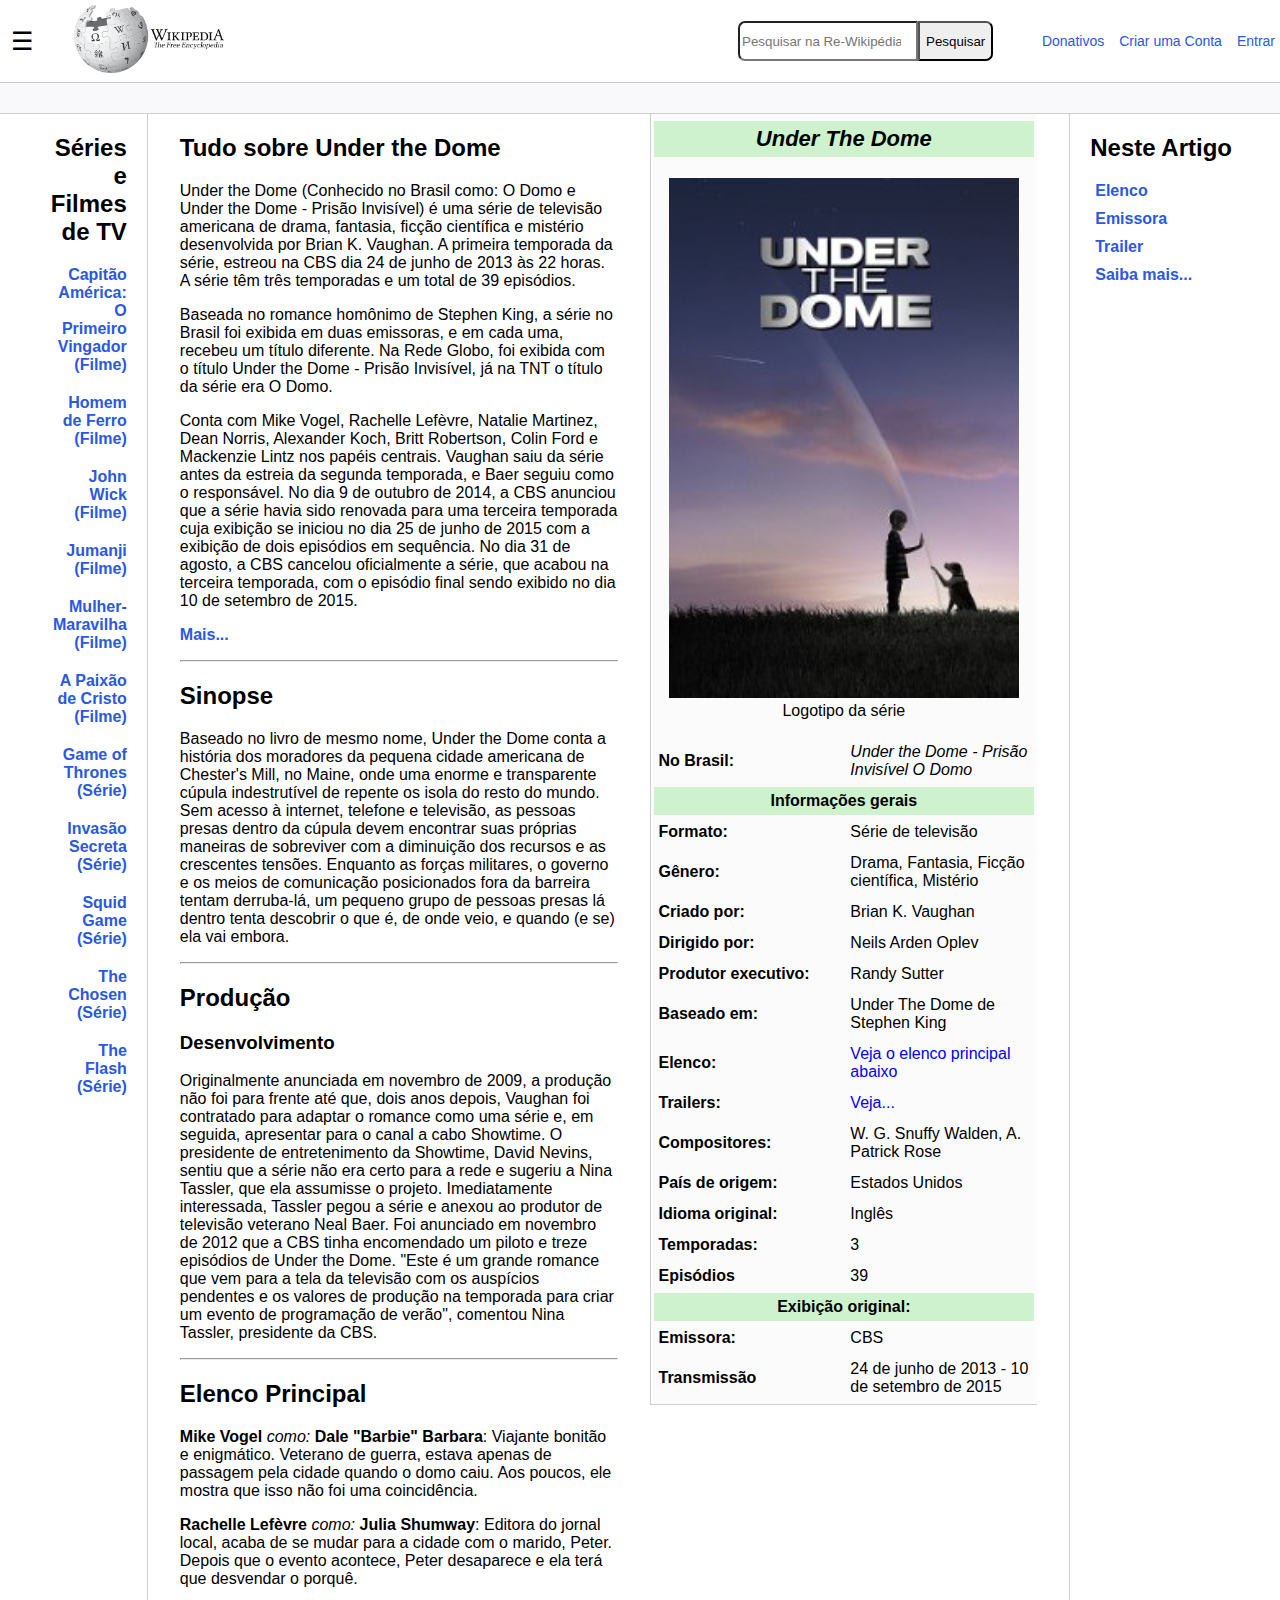
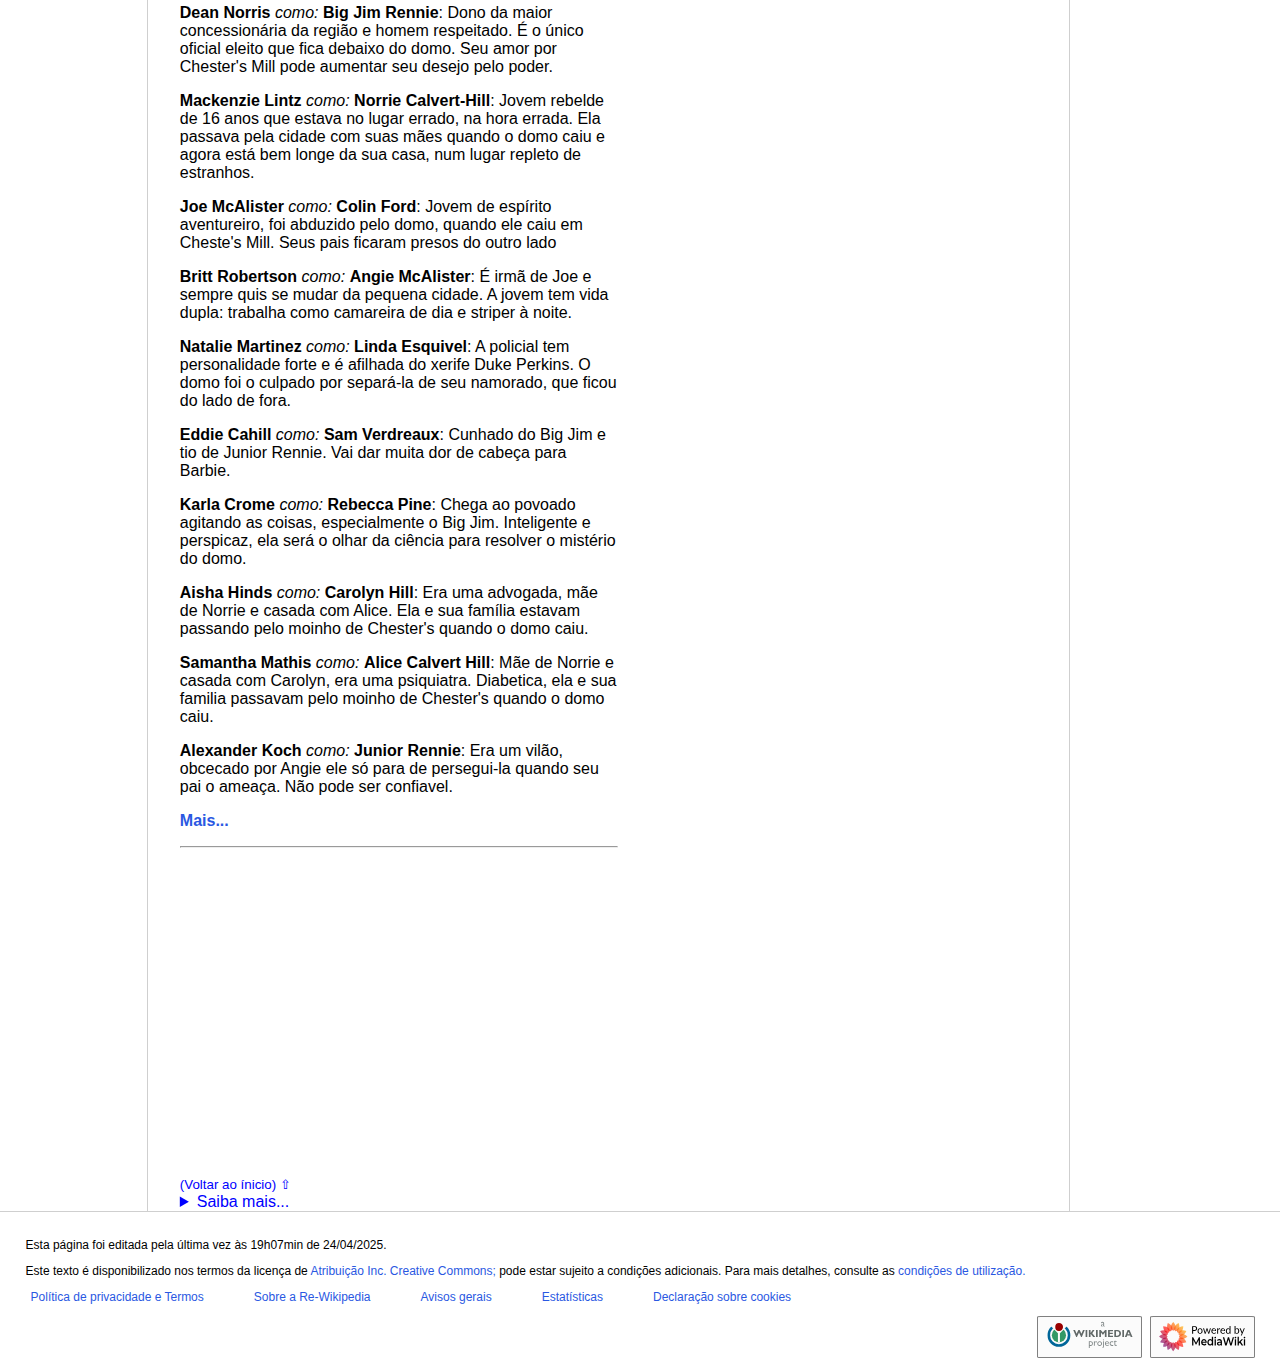
<file: series/under-the-dome.html>
<!DOCTYPE html>
<html lang="pt-br">
<head>
    <meta charset="UTF-8">
    <meta http-equiv="X-UA-Compatible" content="IE=edge">
    <meta name="viewport" content="width=device-width, initial-scale=1.0">
    <title>Under the Dome - Re-Wikipedia</title>
    <link rel="stylesheet" href="../assets/css/style.css">
</head>
<body>

    <header>
        <button class="menubtt" aria-label="Abrir menu">&#9776;</button>
        <nav class="menu">
            <ul>
                <li><a href="../home-page.html">Ínicio</a></li>
                <li><a href="#sobre">Sobre</a></li>
                <li><a href="#detl">Mais...</a></li>
            </ul>
        </nav>

        <picture id="inicio">
            <img src="../assets/images/wikipedia-logo.png" width="150" alt="logotipo da wikipedia"/>
            <h1 hidden>Re-Wikipédia a enciclopédia livre</h1>
        </picture>

        <form>
            <div class="search">
                <label for="search" class="visually-hidden">Pesquisar na Re-Wikipédia</label>
                <input class="search-bar" type="search" id="search" placeholder="Pesquisar na Re-Wikipédia" name="search" autocomplete="off">
                <button class="search-btn" type="submit">Pesquisar</button>
            </div>
        </form>

        <nav class="important-links">
            <ul>
                <li><a href="#">Donativos</a></li>
                <li><a href="#">Criar uma Conta</a></li>
                <li><a href="#">Entrar</a></li>
            </ul>
        </nav>

    </header>

    <div class="bar"></div>

    <main class="content">
        <div class="sidebar">
            <h2>Séries e Filmes de TV</h2>
            <ul>
                <li><a href="../movies/captain_america_the_first_avenger.html">Capitão América: O Primeiro Vingador (Filme)</a></li>
                <li><a href="../movies/iron-man.html">Homem de Ferro (Filme)</a></li>
                <li><a href="../movies/john-wick.html">John Wick (Filme)</a></li>
                <li><a href="../movies/jumanji.html">Jumanji (Filme)</a></li>
                <li><a href="../movies/wonder_woman.html">Mulher-Maravilha (Filme)</a></li>
                <li><a href="../movies/the_passion_of_the_christ.html">A Paixão de Cristo (Filme)</a></li>
                <li><a href="../series/game-of-thrones.html">Game of Thrones (Série)</a></li>
                <li><a href="../series/secret-invasion.html">Invasão Secreta (Série)</a></li>
                <li><a href="../series/squid-game.html">Squid Game (Série)</a></li>
                <li><a href="../series/the-chosen.html">The Chosen (Série)</a></li>
                <li><a href="../series/the-flash.html">The Flash (Série)</a></li>
            </ul>
        </div>


        <div id="sobre" class="main">
            <h2>Tudo sobre Under the Dome</h2>
            <p>Under the Dome (Conhecido no Brasil como: O Domo e Under the Dome - Prisão Invisível) é uma série de televisão americana de drama, fantasia, ficção científica e mistério desenvolvida por Brian K. Vaughan. A primeira temporada da série, estreou na CBS dia 24 de junho de 2013 às 22 horas. A série têm três temporadas e um total de 39 episódios.</p>
            <p>Baseada no romance homônimo de Stephen King, a série no Brasil foi exibida em duas emissoras, e em cada uma, recebeu um título diferente. Na Rede Globo, foi exibida com o título Under the Dome - Prisão Invisível, já na TNT o título da série era O Domo.</p>
            <p>Conta com Mike Vogel, Rachelle Lefèvre, Natalie Martinez, Dean Norris, Alexander Koch, Britt Robertson, Colin Ford e Mackenzie Lintz nos papéis centrais. Vaughan saiu da série antes da estreia da segunda temporada, e Baer seguiu como o responsável. No dia 9 de outubro de 2014, a CBS anunciou que a série havia sido renovada para uma terceira temporada cuja exibição se iniciou no dia 25 de junho de 2015 com a exibição de dois episódios em sequência. No dia 31 de agosto, a CBS cancelou oficialmente a série, que acabou na terceira temporada, com o episódio final sendo exibido no dia 10 de setembro de 2015.</p>
            <p class="more">Mais...</p>

            <hr>

            <h2>Sinopse</h2>
            <p>Baseado no livro de mesmo nome, Under the Dome conta a história dos moradores da pequena cidade americana de Chester's Mill, no Maine, onde uma enorme e transparente cúpula indestrutível de repente os isola do resto do mundo. Sem acesso à internet, telefone e televisão, as pessoas presas dentro da cúpula devem encontrar suas próprias maneiras de sobreviver com a diminuição dos recursos e as crescentes tensões. Enquanto as forças militares, o governo e os meios de comunicação posicionados fora da barreira tentam derruba-lá, um pequeno grupo de pessoas presas lá dentro tenta descobrir o que é, de onde veio, e quando (e se) ela vai embora.</p>

            <hr>

            <h2>Produção</h2>
            <h3>Desenvolvimento</h3>
            <p>Originalmente anunciada em novembro de 2009, a produção não foi para frente até que, dois anos depois, Vaughan foi contratado para adaptar o romance como uma série e, em seguida, apresentar para o canal a cabo Showtime. O presidente de entretenimento da Showtime, David Nevins, sentiu que a série não era certo para a rede e sugeriu a Nina Tassler, que ela assumisse o projeto. Imediatamente interessada, Tassler pegou a série e anexou ao produtor de televisão veterano Neal Baer. Foi anunciado em novembro de 2012 que a CBS tinha encomendado um piloto e treze episódios de Under the Dome. "Este é um grande romance que vem para a tela da televisão com os auspícios pendentes e os valores de produção na temporada para criar um evento de programação de verão", comentou Nina Tassler, presidente da CBS.</p>

            <hr>

            <h2 id="elenco">Elenco Principal</h2>
            <p><strong>Mike Vogel</strong> <em>como:</em> <strong>Dale "Barbie" Barbara</strong>: Viajante bonitão e enigmático. Veterano de guerra, estava apenas de passagem pela cidade quando o domo caiu. Aos poucos, ele mostra que isso não foi uma coincidência.</p>
            <p><strong>Rachelle Lefèvre</strong> <em>como:</em> <strong>Julia Shumway</strong>: Editora do jornal local, acaba de se mudar para a cidade com o marido, Peter. Depois que o evento acontece, Peter desaparece e ela terá que desvendar o porquê.</p>
            <p><strong>Dean Norris</strong> <em>como:</em> <strong>Big Jim Rennie</strong>: Dono da maior concessionária da região e homem respeitado. É o único oficial eleito que fica debaixo do domo. Seu amor por Chester's Mill pode aumentar seu desejo pelo poder.</p>
            <p><strong>Mackenzie Lintz</strong> <em>como:</em> <strong>Norrie Calvert-Hill</strong>: Jovem rebelde de 16 anos que estava no lugar errado, na hora errada. Ela passava pela cidade com suas mães quando o domo caiu e agora está bem longe da sua casa, num lugar repleto de estranhos.</p>
            <p><strong>Joe McAlister</strong> <em>como:</em> <strong>Colin Ford</strong>: Jovem de espírito aventureiro, foi abduzido pelo domo, quando ele caiu em Cheste's Mill. Seus pais ficaram presos do outro lado</p>
            <p><strong>Britt Robertson</strong> <em>como:</em> <strong>Angie McAlister</strong>: É irmã de Joe e sempre quis se mudar da pequena cidade. A jovem tem vida dupla: trabalha como camareira de dia e striper à noite.</p>
            <p><strong>Natalie Martinez</strong> <em>como:</em> <strong>Linda Esquivel</strong>: A policial tem personalidade forte e é afilhada do xerife Duke Perkins. O domo foi o culpado por separá-la de seu namorado, que ficou do lado de fora.</p>
            <p><strong>Eddie Cahill</strong> <em>como:</em> <strong>Sam Verdreaux</strong>: Cunhado do Big Jim e tio de Junior Rennie. Vai dar muita dor de cabeça para Barbie.</p>
            <p><strong>Karla Crome</strong> <em>como:</em> <strong>Rebecca Pine</strong>: Chega ao povoado agitando as coisas, especialmente o Big Jim. Inteligente e perspicaz, ela será o olhar da ciência para resolver o mistério do domo.</p>
            <p><strong>Aisha Hinds</strong> <em>como:</em> <strong>Carolyn Hill</strong>: Era uma advogada, mãe de Norrie e casada com Alice. Ela e sua família estavam passando pelo moinho de Chester's quando o domo caiu.</p>
            <p><strong>Samantha Mathis</strong> <em>como:</em> <strong>Alice Calvert Hill</strong>: Mãe de Norrie e casada com Carolyn, era uma psiquiatra. Diabetica, ela e sua familia passavam pelo moinho de Chester's quando o domo caiu.</p>
            <p><strong>Alexander Koch</strong> <em>como:</em> <strong>Junior Rennie</strong>: Era um vilão, obcecado por Angie ele só para de persegui-la quando seu pai o ameaça. Não pode ser confiavel.</p>
            <p class="more">Mais...</p>

            <hr>
            
            <iframe id="trailer-GoT" class="iframe" width="560" height="315" src="https://www.youtube.com/embed/f_Y5YeYrqUk?si=Pa67vsH4mnHV2Yog" title="Under the Dome - Trailer" frameborder="0" allow="accelerometer; autoplay; clipboard-write; encrypted-media; gyroscope; picture-in-picture; web-share" referrerpolicy="strict-origin-when-cross-origin" allowfullscreen></iframe>

            <small><a href="#inicio">(Voltar ao ínicio) ⇧</a></small>
            <details id="detl" class="details">
                <summary>Saiba mais...</summary>
                <p class="exdetails">Ainda estamos em construção, volte novamente em outro momento, agradecemos a compreensão..... ;D</p>
            </details>
        
        </div>

        <div class="table">
            
            <table cellspacing="3" cellpadding="5">
                <caption class="visually-hidden">Tabela contendo informações sobre o assunto</caption>
                <thead>
                    <tr>
                        <th colspan="2">Under The Dome</th>
                    </tr>
                </thead>
            
                <tbody>
                    <tr>
                        <td colspan="2">
                            <figure style="margin: 10px;">
                                <img src="../assets/images/series-under_the_dome_poster.jpg" alt="Imagem da série que aparece na TV" width="100%">
                                <figcaption>Logotipo da série</figcaption>
                            </figure>
                        </td>
                    </tr>

                    <tr>
                        <th>No Brasil:</th>
                        <td><em>Under the Dome - Prisão Invisível O Domo</em></td>
                    </tr>

                    <tr class="info">
                        <td colspan="2">Informações gerais</td>
                    </tr>
                    
                    <tr>
                        <th>Formato:</th>
                        <td>Série de televisão</td>
                    </tr>
            
                    <tr>
                        <th>Gênero:</th>
                        <td>Drama, Fantasia, Ficção científica, Mistério</td>
                    </tr>

                    <tr>
                        <th>Criado por:</th>
                        <td>Brian K. Vaughan</td>
                    </tr>

                    <tr>
                        <th>Dirigido por:</th>
                        <td>Neils Arden Oplev</td>
                    </tr>

                    <tr>
                        <th>Produtor executivo:</th>
                        <td>Randy Sutter</td>
                    </tr>

                    <tr>
                        <th>Baseado em:</th>
                        <td>Under The Dome de Stephen King</td>
                    </tr>

                    <tr>
                        <th>Elenco:</th>
                        <td><a href="#elenco">Veja o elenco principal abaixo</a></td>
                    </tr>

                    <tr>
                        <th>Trailers:</th>
                        <td><a href="#trailer-GoT">Veja...</a></td>
                    </tr>

                    <tr>
                        <th>Compositores:</th>
                        <td>W. G. Snuffy Walden, A. Patrick Rose</td>
                    </tr>

                    <tr>
                        <th>País de origem:</th>
                        <td>Estados Unidos</td>
                    </tr>

                    <tr>
                        <th>Idioma original:</th>
                        <td>Inglês</td>
                    </tr>

                    <tr>
                        <th>Temporadas:</th>
                        <td>3</td>
                    </tr>

                    <tr>
                        <th>Episódios</th>
                        <td>39</td>
                    </tr>

                    <tr class="info">
                        <td colspan="2">Exibição original:</td>
                    </tr>

                    <tr>
                        <th id="infoemi">Emissora:</th>
                        <td>CBS</td>
                    </tr>

                    <tr>
                        <th>Transmissão</th>
                        <td>24 de junho de 2013 - 10 de setembro de 2015</td>
                    </tr>
                </tbody>
            </table>
        </div>

        <div class="anchors">
            <h2>Neste Artigo</h2>
            <ul>
                <li><a href="#elenco"><strong>Elenco</strong></a></li>
                <li><a href="#infoemi"><strong>Emissora</strong></a></li>
                <li><a href="#trailer-GoT"><strong>Trailer</strong></a></li>
                <li><a href="#detl"><strong>Saiba mais...</strong></a></li>
            </ul>
        </div>
    </main>

    <footer>
        <div class="rodape">
            <p>Esta página foi editada pela última vez às 19h07min de 24/04/2025.</p>
            <p>Este texto é disponibilizado nos termos da licença de <span class="destaque">Atribuição Inc. Creative Commons;</span> pode estar sujeito a condições adicionais. Para mais detalhes, consulte as <span class="destaque">condições de utilização.</span></p>
            <ul>
                <li><a href="#">Política de privacidade e Termos</a></li>
                <li><a href="#">Sobre a Re-Wikipedia</a></li>
                <li><a href="#">Avisos gerais</a></li>
                <li><a href="#">Estatísticas</a></li>
                <li><a href="#">Declaração sobre cookies</a></li>
            </ul>
        </div>
        <div class="img-rodape">
            <figure class="rfigure">
                <img src="../assets/images/footer-wikimedia-button.svg" alt="imagem sobre a wikimedia no rodapé">
            </figure>
            <figure class="rfigure">
                <img src="../assets/images/footer-poweredby_mediawiki.svg" alt="imagem sobre a poweredby_mediawiki no rodapé">
            </figure>
        </div>
    </footer>

    <script src="../assets/js/script.js" defer></script>
</body>
</html>
</file>
<file: assets/css/style.css>
body, html {
    margin: 0;
    padding: 0;
    font-family: 'Segoe UI', Tahoma, Geneva, Verdana, sans-serif;
}
header {
    display: flex;
    align-items: center;
    gap: 20px;
    padding: 5px;
}
ul { list-style: none; padding-left: 5px; }
a { color:blue; text-decoration: none;}
.menubtt{
    font-size: 25px;
    background: none;
    border: none;
    cursor: pointer;
    margin-right: 15px;
}
.menu {
    display: none;
    position: absolute;
    top: 50px;
    left: 0;
    background: rgb(54, 147, 172);
    border-radius: 20%;
    width: 150px;
    padding: 10px;
    z-index: 2;
}
.menu.ativo {
    display: block;
}
.menu ul {
    list-style: none;
    padding: 0;
}
.menu ul li a {
    text-decoration: none;
    color: white;
    display: block;
    padding: 10px;
}
.visually-hidden {
    position: absolute;
    width: 1px;
    height: 1px;
    margin: -1px;
    padding: 0;
    overflow: hidden;
    clip: rect(0 0 0 0);
    white-space: nowrap;
    border: 0;
}
.search {
    display: flex;
    align-items: center;
    gap: 0;
    margin-left: auto;
    margin-bottom: 15px;
}
.search-bar {
    margin-left: 190%;
    margin-top: 15px;
    width: 180px;
    height: 40px;
    border-radius: 7px;
    border-top-right-radius: 0px;
    border-bottom-right-radius: 0px;
}
.search-btn {
    margin-top: 15px;
    width: 80px;
    height: 40px;
    border-radius: 7px;
    border-top-left-radius: 0px;
    border-bottom-left-radius: 0px;
    cursor: pointer;
}
.important-links {
    margin-left: auto;
}
.important-links ul {
    display: flex;
    list-style: none;
    margin: 0;
    margin-top: 9%;
    margin-bottom: 9%;
    padding: 0;
    gap: 15px;
    justify-content: space-between;
    font-size: 14px;
}
.important-links ul li a {
    color: rgb(42, 88, 226);
}
.important-links a:hover {
    text-decoration: underline;
    color: rgb(0, 26, 103);
}
.bar {
    background-color: #f9f9fb;
    padding:15px;
    border-top: solid 1px #cdcdcd;
    border-bottom: solid 1px #cdcdcd;
}
.content {
    max-width: 1440px;
    margin: auto;
    grid-gap: 3rem;
    display: grid;
    gap: 2rem;
    grid-template-areas: "sidebar main table anchors";
    grid-template-columns: minmax(0,15rem) minmax(0,2.5fr) minmax(0,1.5fr) minmax(0,15rem);
    padding-left: 3rem;
    padding-right: 3rem;
}
.submenu {
    display: flex;
    flex-wrap: wrap;
    margin: 15px;
    margin-bottom: 0px;
    font-size: 15px;
    color: royalblue;
}
.submenu-left {
    list-style: none;
}
.submenu-right {
    list-style: none;
    margin-left: auto;
}
.submenu-left ul, .submenu-right ul {
    display: flex;
    gap: 15px;
}
.submenu-left a, .submenu-right a {
    color: royalblue;
}
.submenu-left a:hover, .submenu-right a:hover {
    cursor: pointer;
    text-decoration: underline;
    text-underline-offset: 18px;
    text-decoration-thickness: 2px;
}
.submenu-left a.selected, .submenu-right a.selected {
    color: black;
    text-decoration: underline;
    text-underline-offset: 18px;
    text-decoration-thickness: 2px;
}
.tools-submenu:hover {
    cursor: pointer;
    background-color: #d4dce0;
    padding: 15px;
    padding-left: 0px;
    padding-right: 0px;
}
.bar-submenu {
    background-color: #f9f9fb;
    border-top: solid 1px #cdcdcd;
}
.sub-header {
    display: flex;
    align-items: center;
}
.sub-header-left {
    position: relative;
    margin-left: 2%;
    padding: 10%;
    padding-top: 0px;
    padding-bottom: 0px;
    padding-right: 15%;
}
.sub-header-left::after {
    content: "";
    position: absolute;
    width: 1px;
    height: 110px;
    background-color: #c2c1c1;
    right: 0;
    top: 50%;
    transform: translateY(-50%);
}
.sub-header-left h2 {
    font-family: 'Trebuchet MS', 'Lucida Sans Unicode', 'Lucida Grande', 'Lucida Sans', Arial, sans-serif;
    color: cadetblue;
    font-size: 27px;
}
.sub-header-left p {
    font-family: 'Trebuchet MS', 'Lucida Sans Unicode', 'Lucida Grande', 'Lucida Sans', Arial, sans-serif;
    color: rgb(18, 87, 90);
    font-size: 20px;
    padding-top: 0px;
    margin-top: 0px;
}
.sub-header-right {
    text-align: center;
    padding: 10px 0;
    margin-left: 5%;
}
.nav-links-r ul {
    display: flex;
    justify-content: center;
    flex-wrap: wrap;
    gap: 5px;
    margin-left: 5%;
    list-style: none;
    margin: 10px 0;
}
.nav-links-r li::after {
    content: "·";
    margin-left: 5px;
    color: rgb(0, 0, 0);
}
.nav-links-r li:last-child::after {
    content: "";
}
.nav-links-r a {
    color: royalblue;
}
.nav-links-r a:hover {
    cursor: pointer;
    text-decoration: underline;
}
.bar-content {
    background-color: #f9f9fb;
    border-top: solid 1px #e1e1e1;
}
.menu-category table {
    justify-content: space-between;
    padding-left: 20px;
    padding-right: 20px;
    padding-bottom: 4px;
    text-align: center;
    min-width: 850px;
}
.menu-category table td {
    text-align: center;
}
.menu-category table a {
    color: black;
}
.menu-category table td a:hover {
    text-decoration: underline;
}
.cont-homepage {
    display: grid;
    grid-template-columns: 1fr 1fr;
    gap: 20px;
    padding-left: 20px;
    padding-right: 20px;
    text-align: center;
}
.content-left, .content-right {
    background-color: white;
    padding: 20px;
}
.content-left h2, .content-right h2 {
    color: rgb(49, 49, 49);
    background-color: white;
}
.content-left p, .content-right li {
    color: rgb(0, 0, 0);
    background-color: rgb(238, 255, 245);
    text-align: left;
}
.content-left a {
    color: royalblue;
}
.content-left a:hover {
    text-decoration: underline;
}
.img-artigo {
    float: right;
    margin-left: 15px;
    margin-bottom: 15px;
}
.content-left picture img {
    width: 200;
    height: auto;
}
.content-left figcaption, .content-right figcaption {
    font-size: 13px;
}
.content-right li {
    padding-bottom: 10px;
}
.prev-articles a {
    color: royalblue;
}
.prev-articles a:hover {
    text-decoration: underline;
}
.iframe {
    width: 560px;
    height: 315px;
}
@media (max-width: 1400px) {
    .content {
        grid-template-areas: "sidebar" "anchors" "table main";
        grid-template-columns: 1fr;
    }
    .important-links {
        margin-left: auto;
    }
}
@media (max-width: 1240px) {
    .content {
        grid-template-areas: "sidebar" "anchors" "table main";
        grid-template-columns: 1fr;
    }
    .search-bar {
        margin-left: 70%;
        margin-top: 15px;
        grid-column: auto;
    }
    .search-btn {
        margin-top: 15px;
        grid-column: auto;
    }
    .important-links {
        margin-left: auto;
    }
}
@media (max-width: 1005px) {
    .content {
        grid-template-areas: 
        "sidebar sidebar"  
        "anchors anchors"
        "main table";
        grid-template-columns: 0.9fr;
    }
    .sidebar {
        max-height: 13em;
        overflow-y: auto;
    }
    .sidebar h2 {
        position: sticky;
        top: 0;
        background-color: white;
        z-index: 1;
        padding: 10px 0;
    }
    .search-bar {
        margin-left: 40%;
        margin-top: 15px;
        grid-column: auto;
    }
    .search-btn {
        margin-top: 15px;
        grid-column: auto;
    }
    .important-links {
        margin-left: auto;
    }
}
@media (max-width: 768px) {
    .content {
        grid-template-areas: 
        "sidebar" 
        "table" 
        "anchors" 
        "main"; 
        grid-template-columns: 1fr;
    }
}
@media (max-width: 920px) {
    .search-bar {
        margin-left: 5%;
        margin-top: 15px;
        grid-column: auto;
    }
    .search-btn {
        margin-top: 15px;
        grid-column: auto;
    }
    .important-links ul li {
        margin-left: 10px;
    }
    .sidebar {
        max-height: 13em;
        overflow-y: auto;
    }
    .sidebar h2 {
        position: sticky;
        top: 0;
        background-color: white;
        z-index: 1;
        padding: 10px 0;
    }
    .menu-category {
        overflow-x: auto;
        white-space: nowrap;
        padding: 5px;
        border: 1px solid #ccc;
        max-width: 100%;
    }
    .cont-homepage {
        display: flex;
        flex-wrap: wrap;
        gap: 20px;
        padding-left: 20px;
        padding-right: 20px;
        text-align: center;
    }
}
@media (max-width: 768px) {
    header {
        gap: 3px;
    }
    .search-bar {
        margin-left: 12%;
        margin-top: 15px;
        width: 80px;
        height: 40px;
        grid-column: auto;
    }
    .search-btn {
        margin-top: 15px;
        width: 72px;
        grid-column: auto;
    }
    .logotipo {
        width: 145px;
    }
    .important-links ul {
        flex-wrap: wrap;
        justify-content: flex-end;
        flex-direction: column;
        align-items: center;
        gap: 5px;
    }
    .sidebar {
        max-height: 13em;
        overflow-y: auto;
    }
    .sidebar h2 {
        position: sticky;
        top: 0;
        background-color: white;
        z-index: 1;
        padding: 10px 0;
    }
    .submenu-left ul, .submenu-right ul {
        display: flex;
        gap: 10px;
    }
    .iframe {
        width: 100%;
        height: 300px;
    }
}
@media (max-width: 510px) {
    .submenu-left {
        border-bottom: 1px solid #cdcdcd;
    }
}
.sidebar {
    border-right: solid 1px #cfcfcf;
    padding-right: 20px;
    text-align: right;
    grid-area: sidebar;
}
.sidebar ul li {
    margin-bottom: 20px;
    font-weight: bold;
}
.sidebar ul li a {
    color: rgb(42, 88, 226);
}
.sidebar a:hover {
    cursor: pointer;
    color: rgb(0, 26, 103);
    text-decoration: underline;
}
.main {
    min-width: 350px;
    grid-area: main;
}
.table {
    min-width: 300px;
    overflow-x: auto;
    grid-area: table;
}
table {
    width: 100%;
    height: auto;
    table-layout: fixed;
    border: solid 1px #cfcfcf;
    background: #fbfbfb;
    padding-top: 4px;
    border-right: 0;
    border-top: 0;
}
table thead {
    font-weight: bold;
    font-size: 22px;
    font-style: italic;
    background: rgb(206, 242, 206);
    padding-right: 4px;
    padding-left: 4px;
    padding-top: 5px;
    padding-bottom: 10px;
}
table tbody {
    text-align: left;
}
table figure {
    text-align: center;
}
.info {
    background: rgb(206, 242, 206);
    text-align: center;
    font-weight: bold;
}
.subname {
    font-size: small;
}
.details {
    color: blue;
}
.details:hover {
    color: rgb(15, 62, 128);
    cursor: pointer;
}
.exdetails {
    color: rgb(138, 0, 0);
    background: rgb(255, 238, 238);
    padding-right: 1;
}
.exdetails:hover {
    cursor:text;
    text-decoration: none;
}
.more {
    font-weight: bold;
    color: rgb(42, 88, 226);
}
.more:hover {
    cursor: pointer;
    text-decoration: underline;
}
.b-inicio:hover {
    cursor: pointer;
    text-decoration: underline;
}
.anchors {
    border-left: solid 1px #cfcfcf;
    padding-left: 20px;
    text-align: left;
    grid-area: anchors;
}
.anchors ul li {
    margin-bottom: 10px;
}
.anchors ul li a {
    color: rgb(42, 88, 226);
}
.anchors a:hover {
    cursor: pointer;
    color: rgb(0, 26, 103);
    text-decoration: underline;
}
footer {
    min-height: 100px;
    border-top: solid 1px #cfcfcf;
}
footer ul {
    display: flex;
    gap: 50px;
    text-align: left;
}
footer a {
    color: rgb(42, 88, 226);
}
footer a:hover {
    cursor: pointer;
    text-decoration: underline;
    color: rgb(42, 88, 226);
}
.rodape {
    margin: 2%;
    margin-bottom: 1%;
    font-size: 12px;
}
.rodape ul li:hover {
    cursor: pointer;
    text-decoration: underline;
}
.destaque {
    color: rgb(42, 88, 226);
    cursor: pointer;
    text-decoration: none;
}
.destaque:hover {
    text-decoration: underline;
}
.img-rodape {
    display: flex;
    justify-content: flex-end;
    margin-bottom: 8px;
    margin-right: 25px;
    gap: 8px;
}
.rfigure {
    width: 87px;
    height: auto;
    margin: 0px;
    border: solid 1px gray;
    cursor: pointer;
    padding-top: 4px;
    padding-bottom: 1px;
    padding-right: 8px;
    padding-left: 8px;
    background: #fbfbfb;
    border-radius: 3%;
}
.rfigure:hover {
    cursor: pointer;
    border-color: black;
}
</file>
